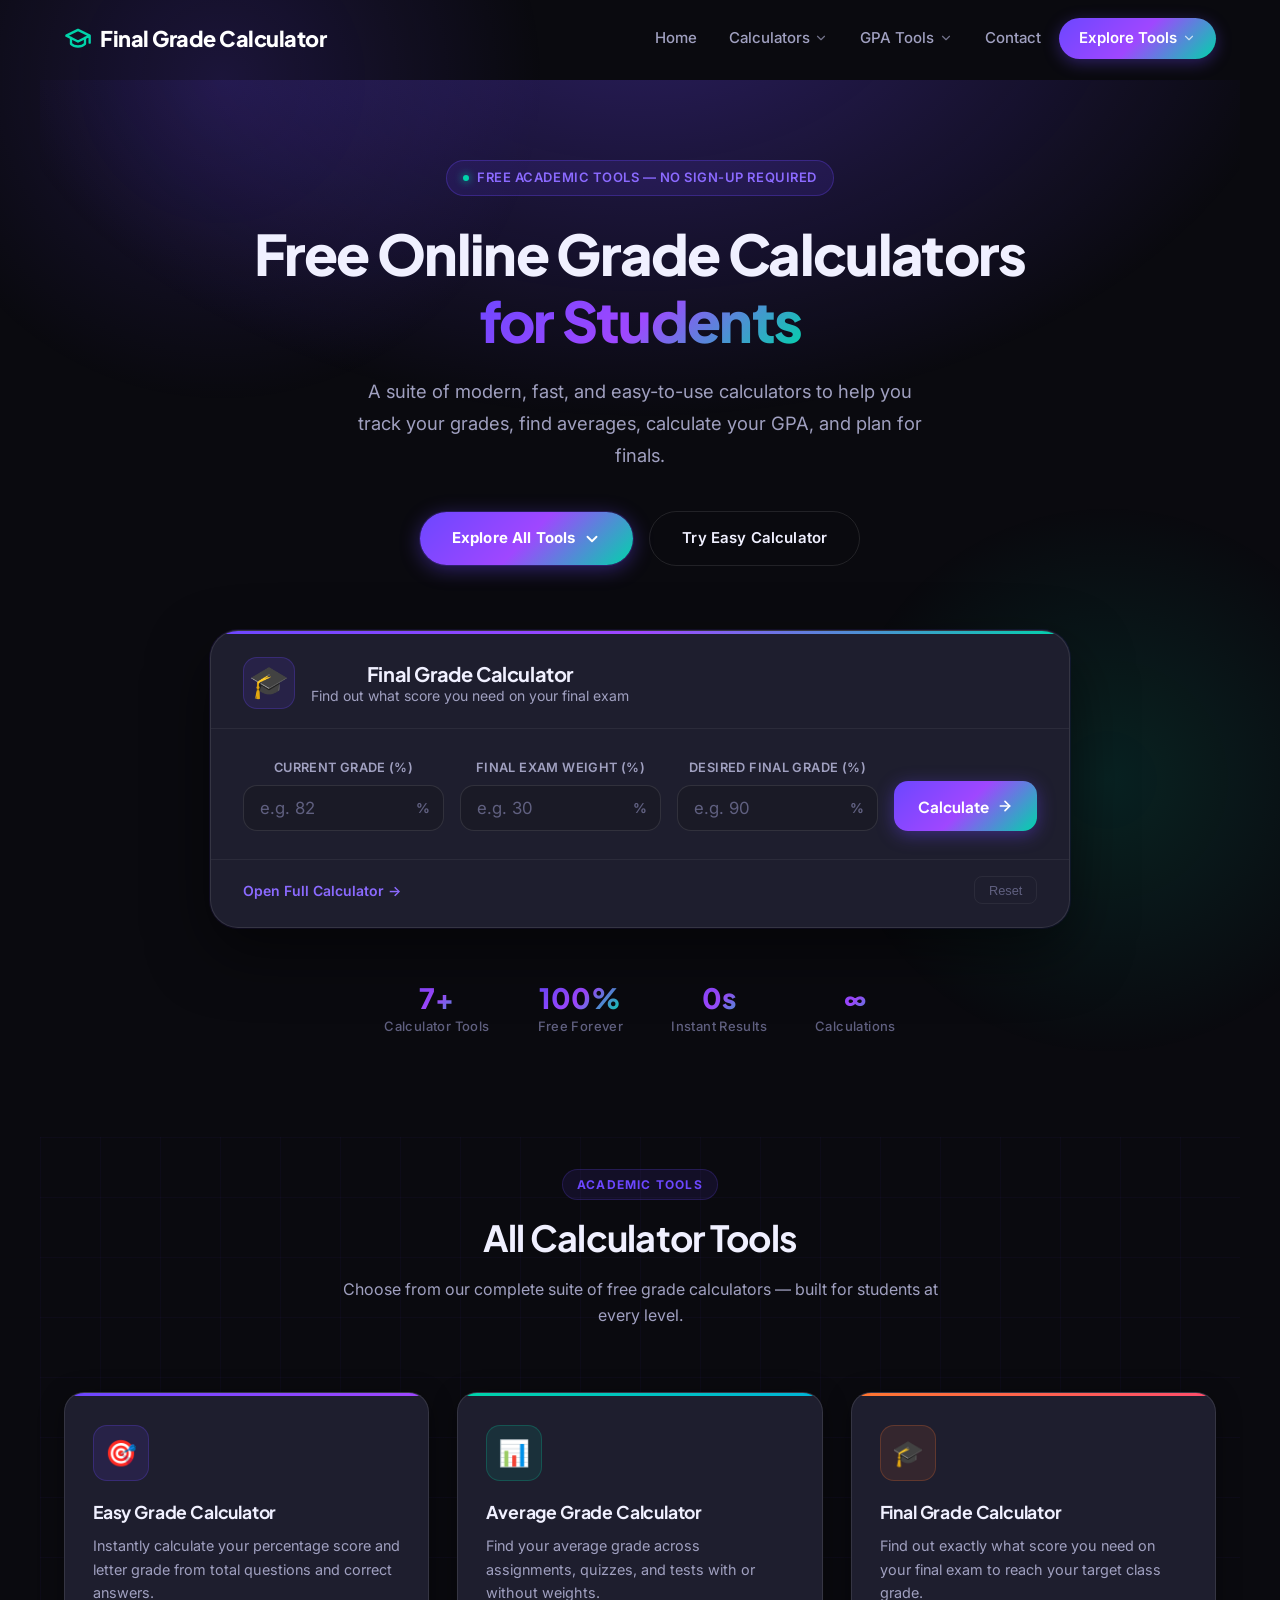
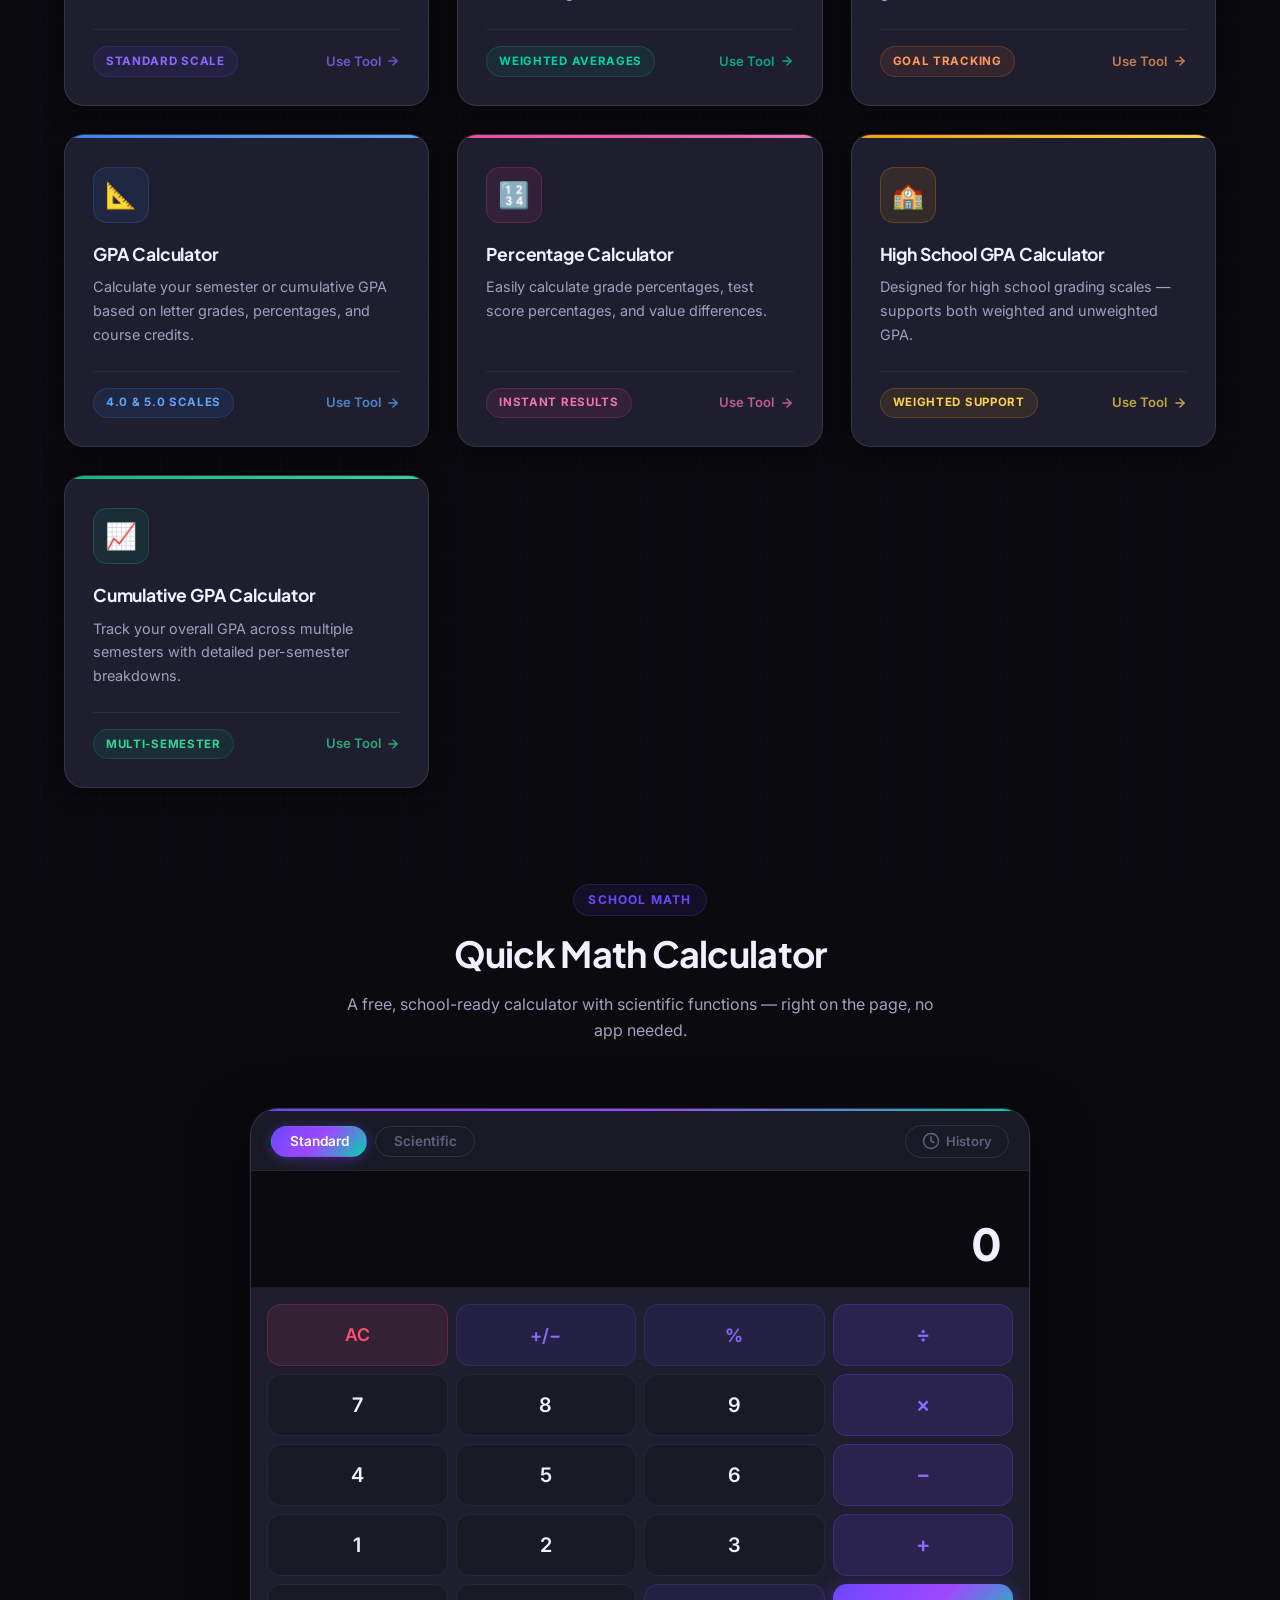
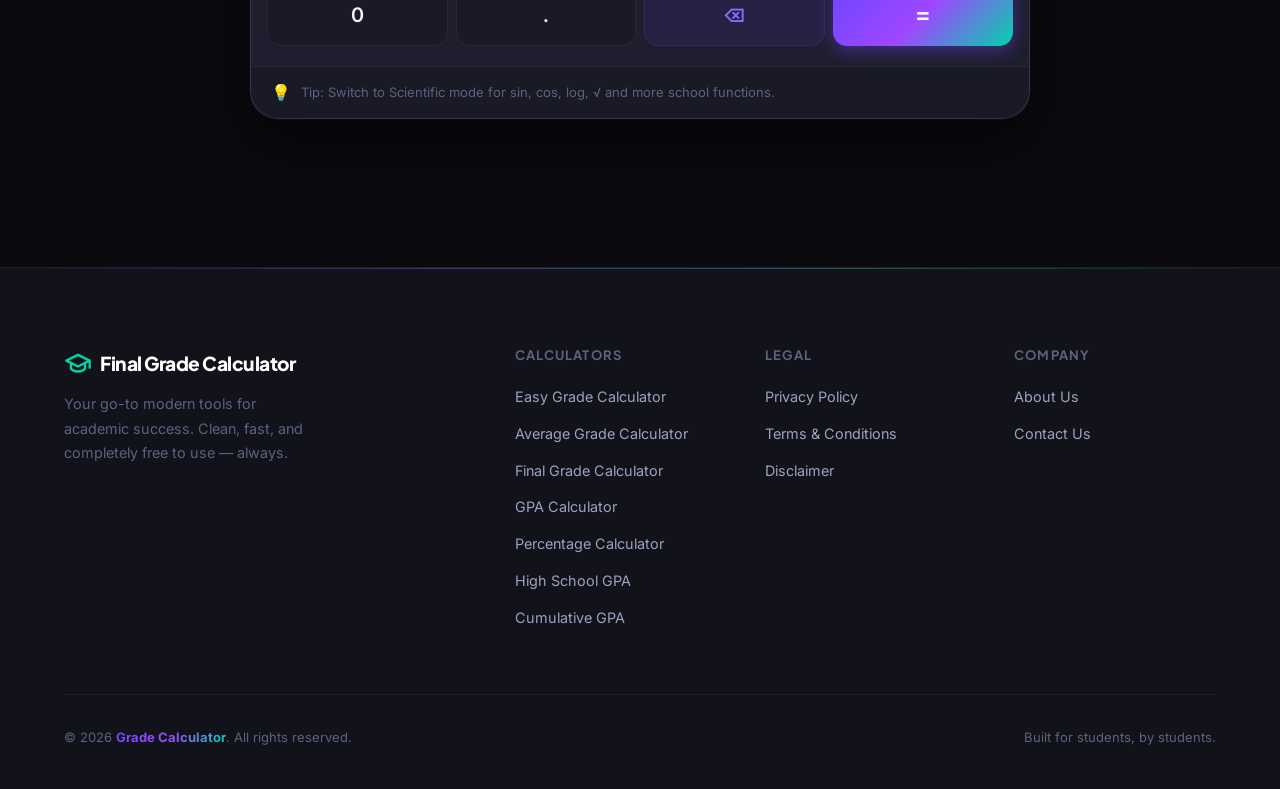
<file: index.html>
<!DOCTYPE html>
<html lang="en">

<head>
  <meta charset="UTF-8">
  <meta name="viewport" content="width=device-width, initial-scale=1.0">

  <!-- Primary SEO -->
  <title>Grade Calculator – Free GPA, Final Grade & Percentage Tools for Students</title>
  <meta name="description" content="Free online grade calculators for students. Calculate GPA, final exam scores, grade averages, percentages and more — instantly, no sign-up required.">
  <meta name="keywords" content="grade calculator, GPA calculator, final grade calculator, average grade calculator, percentage calculator, high school GPA, cumulative GPA">
  <meta name="author" content="Grade Calculator">
  <meta name="robots" content="index, follow, max-snippet:-1, max-image-preview:large, max-video-preview:-1">
  <link rel="canonical" href="https://finalgradecalculator.tech/">

  <!-- Open Graph -->
  <meta property="og:type" content="website">
  <meta property="og:site_name" content="Grade Calculator">
  <meta property="og:locale" content="en_US">
  <meta property="og:title" content="Grade Calculator – Free GPA, Final Grade & Percentage Tools">
  <meta property="og:description" content="Free online grade calculators for students. Instant results for GPA, final exam scores, grade averages, and percentages. No sign-up needed.">
  <meta property="og:url" content="https://finalgradecalculator.tech/">

  <!-- Twitter Card -->
  <meta name="twitter:card" content="summary_large_image">
  <meta name="twitter:title" content="Grade Calculator – Free Tools for Students">
  <meta name="twitter:description" content="Free online grade calculators. GPA, final grades, averages, percentages — instant results, no sign-up needed.">

  <!-- JSON-LD: WebSite + Organization -->
  <script type="application/ld+json">
  {
    "@context": "https://schema.org",
    "@graph": [
      {
        "@type": "WebSite",
        "@id": "https://finalgradecalculator.tech/#website",
        "url": "https://finalgradecalculator.tech/",
        "name": "Grade Calculator",
        "description": "Free online grade calculators for students — GPA, final grades, averages, percentages and more.",
        "inLanguage": "en-US",
        "potentialAction": {
          "@type": "SearchAction",
          "target": "https://finalgradecalculator.tech/?s={search_term_string}",
          "query-input": "required name=search_term_string"
        }
      },
      {
        "@type": "Organization",
        "@id": "https://finalgradecalculator.tech/#organization",
        "name": "Grade Calculator",
        "url": "https://finalgradecalculator.tech/",
        "description": "Provider of free academic calculators for students: GPA, final grade, average, and percentage tools.",
        "contactPoint": {
          "@type": "ContactPoint",
          "contactType": "customer support",
          "url": "https://finalgradecalculator.tech/contact/"
        },
        "sameAs": []
      },
      {
        "@type": "WebPage",
        "@id": "https://finalgradecalculator.tech/#webpage",
        "url": "https://finalgradecalculator.tech/",
        "name": "Grade Calculator – Free GPA, Final Grade & Percentage Tools for Students",
        "isPartOf": {"@id": "https://finalgradecalculator.tech/#website"},
        "about": {"@id": "https://finalgradecalculator.tech/#organization"},
        "description": "Free online grade calculators for students. Calculate GPA, final exam scores, grade averages, and percentages — instantly.",
        "inLanguage": "en-US",
        "breadcrumb": {
          "@type": "BreadcrumbList",
          "itemListElement": [{"@type":"ListItem","position":1,"name":"Home","item":"https://finalgradecalculator.tech/"}]
        }
      }
    ]
  }
  </script>

  <link rel="stylesheet" href="/assets/css/style.css?v=20260416">
</head>

<body>

  <!-- Navigation Overlay (mobile) -->
  <div class="nav-overlay" id="nav-overlay"></div>

  <header id="site-header" class="site-header">
    <div class="container header-container">
      <a href="/" class="logo"><svg viewBox="0 0 24 24" width="28" height="28" stroke="currentColor" stroke-width="2" fill="none" stroke-linecap="round" stroke-linejoin="round" class="logo-icon"><path d="M22 10v6M2 10l10-5 10 5-10 5z"></path><path d="M6 12v5c3 3 9 3 12 0v-5"></path></svg> Final Grade Calculator</a>
      <nav id="nav-menu" class="nav-menu">
        <ul>
          <li><a href="/">Home</a></li>
          <li class="dropdown">
            <a href="#">Calculators <svg viewBox="0 0 24 24" width="16" height="16" fill="none"
                stroke="currentColor" stroke-width="2" stroke-linecap="round" stroke-linejoin="round">
                <path d="m6 9 6 6 6-6" />
              </svg></a>
            <ul class="dropdown-menu">
              <li><a href="/easy-grade-calculator/">Easy Grade Calculator</a></li>
              <li><a href="/average-grade-calculator/">Average Grade Calculator</a></li>
              <li><a href="/final-grade-calculator/">Final Grade Calculator</a></li>
              <li><a href="/gpa-calculator/">GPA Calculator</a></li>
              <li><a href="/percentage-calculator/">Percentage Calculator</a></li>
            </ul>
          </li>
          <li class="dropdown">
            <a href="#">GPA Tools <svg viewBox="0 0 24 24" width="16" height="16" fill="none"
                stroke="currentColor" stroke-width="2" stroke-linecap="round" stroke-linejoin="round">
                <path d="m6 9 6 6 6-6" />
              </svg></a>
            <ul class="dropdown-menu">
              <li><a href="/high-school-gpa-calculator/">High School GPA Calculator</a></li>
              <li><a href="/cumulative-gpa-calculator/">Cumulative GPA Calculator</a></li>
            </ul>
          </li>
          <li><a href="/contact/">Contact</a></li>
          <li class="dropdown nav-cta">
            <a href="javascript:void(0)" class="dropdown-toggle">Explore Tools <svg viewBox="0 0 24 24" width="16" height="16" fill="none"
                stroke="currentColor" stroke-width="2" stroke-linecap="round" stroke-linejoin="round">
                <path d="m6 9 6 6 6-6" />
              </svg></a>
            <ul class="dropdown-menu mega-grid">
              <li><a href="/easy-grade-calculator/"><span class="tool-icon">🎯</span> Easy Grade</a></li>
              <li><a href="/average-grade-calculator/"><span class="tool-icon">📊</span> Average Grade</a></li>
              <li><a href="/final-grade-calculator/"><span class="tool-icon">🎓</span> Final Grade</a></li>
              <li><a href="/gpa-calculator/"><span class="tool-icon">📐</span> GPA Calc</a></li>
              <li><a href="/percentage-calculator/"><span class="tool-icon">🔢</span> Percentage</a></li>
              <li><a href="/high-school-gpa-calculator/"><span class="tool-icon">🏫</span> High School</a></li>
              <li><a href="/cumulative-gpa-calculator/"><span class="tool-icon">📈</span> Cumulative</a></li>
            </ul>
          </li>
        </ul>
      </nav>
      <button class="mobile-toggle" id="mobile-toggle" aria-label="Toggle Menu">
        <span></span>
        <span></span>
        <span></span>
      </button>
    </div>
  </header>

  <main>

    <!-- ════════════ HERO ════════════ -->
    <section class="hero container">
      <div class="hero-badge">
        <span class="dot"></span>
        Free Academic Tools &mdash; No Sign-up Required
      </div>
      <h1>Free Online Grade Calculators<br><span class="gradient-text">for Students</span></h1>
      <p>A suite of modern, fast, and easy-to-use calculators to help you track your grades, find averages, calculate your GPA, and plan for finals.</p>
      <div class="hero-actions">
        <a href="#tools" class="btn-primary" id="hero-scroll-btn">
          Explore All Tools
          <svg viewBox="0 0 24 24" width="18" height="18" fill="none" stroke="currentColor" stroke-width="2.5"
            stroke-linecap="round" stroke-linejoin="round">
            <path d="m6 9 6 6 6-6" />
          </svg>
        </a>
        <a href="/easy-grade-calculator/" class="btn-outline">Try Easy Calculator</a>
      </div>

      <!-- ── Hero Final Grade Calculator Widget ── -->
      <div class="hfgc-wrap">
        <div class="hfgc-header">
          <span class="hfgc-icon">🎓</span>
          <div>
            <h2 class="hfgc-title">Final Grade Calculator</h2>
            <p class="hfgc-subtitle">Find out what score you need on your final exam</p>
          </div>
        </div>

        <div class="hfgc-body">
          <div class="hfgc-fields">
            <div class="hfgc-field">
              <label for="hfgc-current">Current Grade (%)</label>
              <div class="hfgc-input-wrap">
                <input type="number" id="hfgc-current" min="0" max="100" step="0.1" placeholder="e.g. 82" />
                <span class="hfgc-unit">%</span>
              </div>
            </div>
            <div class="hfgc-field">
              <label for="hfgc-weight">Final Exam Weight (%)</label>
              <div class="hfgc-input-wrap">
                <input type="number" id="hfgc-weight" min="1" max="100" step="1" placeholder="e.g. 30" />
                <span class="hfgc-unit">%</span>
              </div>
            </div>
            <div class="hfgc-field">
              <label for="hfgc-desired">Desired Final Grade (%)</label>
              <div class="hfgc-input-wrap">
                <input type="number" id="hfgc-desired" min="0" max="100" step="0.1" placeholder="e.g. 90" />
                <span class="hfgc-unit">%</span>
              </div>
            </div>
            <button class="hfgc-btn" id="hfgc-calc-btn" onclick="hfgcCalculate()">
              Calculate
              <svg viewBox="0 0 24 24" width="16" height="16" fill="none" stroke="currentColor" stroke-width="2.5" stroke-linecap="round" stroke-linejoin="round"><path d="M5 12h14"/><path d="m12 5 7 7-7 7"/></svg>
            </button>
          </div>

          <div class="hfgc-result" id="hfgc-result" style="display:none;">
            <div class="hfgc-result-label">You need to score</div>
            <div class="hfgc-result-score" id="hfgc-score">--</div>
            <div class="hfgc-result-grade" id="hfgc-letter">on your final exam</div>
            <div class="hfgc-result-meta" id="hfgc-meta"></div>
          </div>
        </div>

        <div class="hfgc-footer">
          <a href="/final-grade-calculator/" class="hfgc-link">Open Full Calculator →</a>
          <button class="hfgc-reset" onclick="hfgcReset()">Reset</button>
        </div>
      </div>

      <div class="hero-stats">
        <div class="stat-item">
          <div class="stat-value">7+</div>
          <div class="stat-label">Calculator Tools</div>
        </div>
        <div class="stat-item">
          <div class="stat-value">100%</div>
          <div class="stat-label">Free Forever</div>
        </div>
        <div class="stat-item">
          <div class="stat-value">0s</div>
          <div class="stat-label">Instant Results</div>
        </div>
        <div class="stat-item">
          <div class="stat-value">∞</div>
          <div class="stat-label">Calculations</div>
        </div>
      </div>
    </section>

    <section id="tools" class="container">
      <div class="section-header">
        <span class="section-tag">Academic Tools</span>
        <h2>All Calculator Tools</h2>
        <p>Choose from our complete suite of free grade calculators — built for students at every level.</p>
      </div>

      <div class="tools-grid">

        <a href="/easy-grade-calculator/" class="tool-card fade-up">
          <div class="tool-card-body">
            <div class="tool-card-icon">🎯</div>
            <h3>Easy Grade Calculator</h3>
            <p>Instantly calculate your percentage score and letter grade from total questions and correct answers.</p>
            <div class="tool-card-footer">
              <span class="tool-count">Standard Scale</span>
              <div class="view-tool">Use Tool <svg viewBox="0 0 24 24" width="14" height="14" fill="none" stroke="currentColor" stroke-width="2.5" stroke-linecap="round" stroke-linejoin="round"><path d="M5 12h14"/><path d="m12 5 7 7-7 7"/></svg></div>
            </div>
          </div>
        </a>

        <a href="/average-grade-calculator/" class="tool-card fade-up">
          <div class="tool-card-body">
            <div class="tool-card-icon">📊</div>
            <h3>Average Grade Calculator</h3>
            <p>Find your average grade across assignments, quizzes, and tests with or without weights.</p>
            <div class="tool-card-footer">
              <span class="tool-count">Weighted Averages</span>
              <div class="view-tool">Use Tool <svg viewBox="0 0 24 24" width="14" height="14" fill="none" stroke="currentColor" stroke-width="2.5" stroke-linecap="round" stroke-linejoin="round"><path d="M5 12h14"/><path d="m12 5 7 7-7 7"/></svg></div>
            </div>
          </div>
        </a>

        <a href="/final-grade-calculator/" class="tool-card fade-up">
          <div class="tool-card-body">
            <div class="tool-card-icon">🎓</div>
            <h3>Final Grade Calculator</h3>
            <p>Find out exactly what score you need on your final exam to reach your target class grade.</p>
            <div class="tool-card-footer">
              <span class="tool-count">Goal Tracking</span>
              <div class="view-tool">Use Tool <svg viewBox="0 0 24 24" width="14" height="14" fill="none" stroke="currentColor" stroke-width="2.5" stroke-linecap="round" stroke-linejoin="round"><path d="M5 12h14"/><path d="m12 5 7 7-7 7"/></svg></div>
            </div>
          </div>
        </a>

        <a href="/gpa-calculator/" class="tool-card fade-up">
          <div class="tool-card-body">
            <div class="tool-card-icon">📐</div>
            <h3>GPA Calculator</h3>
            <p>Calculate your semester or cumulative GPA based on letter grades, percentages, and course credits.</p>
            <div class="tool-card-footer">
              <span class="tool-count">4.0 &amp; 5.0 Scales</span>
              <div class="view-tool">Use Tool <svg viewBox="0 0 24 24" width="14" height="14" fill="none" stroke="currentColor" stroke-width="2.5" stroke-linecap="round" stroke-linejoin="round"><path d="M5 12h14"/><path d="m12 5 7 7-7 7"/></svg></div>
            </div>
          </div>
        </a>

        <a href="/percentage-calculator/" class="tool-card fade-up">
          <div class="tool-card-body">
            <div class="tool-card-icon">🔢</div>
            <h3>Percentage Calculator</h3>
            <p>Easily calculate grade percentages, test score percentages, and value differences.</p>
            <div class="tool-card-footer">
              <span class="tool-count">Instant Results</span>
              <div class="view-tool">Use Tool <svg viewBox="0 0 24 24" width="14" height="14" fill="none" stroke="currentColor" stroke-width="2.5" stroke-linecap="round" stroke-linejoin="round"><path d="M5 12h14"/><path d="m12 5 7 7-7 7"/></svg></div>
            </div>
          </div>
        </a>

        <a href="/high-school-gpa-calculator/" class="tool-card fade-up">
          <div class="tool-card-body">
            <div class="tool-card-icon">🏫</div>
            <h3>High School GPA Calculator</h3>
            <p>Designed for high school grading scales — supports both weighted and unweighted GPA.</p>
            <div class="tool-card-footer">
              <span class="tool-count">Weighted Support</span>
              <div class="view-tool">Use Tool <svg viewBox="0 0 24 24" width="14" height="14" fill="none" stroke="currentColor" stroke-width="2.5" stroke-linecap="round" stroke-linejoin="round"><path d="M5 12h14"/><path d="m12 5 7 7-7 7"/></svg></div>
            </div>
          </div>
        </a>

        <a href="/cumulative-gpa-calculator/" class="tool-card fade-up">
          <div class="tool-card-body">
            <div class="tool-card-icon">📈</div>
            <h3>Cumulative GPA Calculator</h3>
            <p>Track your overall GPA across multiple semesters with detailed per-semester breakdowns.</p>
            <div class="tool-card-footer">
              <span class="tool-count">Multi-Semester</span>
              <div class="view-tool">Use Tool <svg viewBox="0 0 24 24" width="14" height="14" fill="none" stroke="currentColor" stroke-width="2.5" stroke-linecap="round" stroke-linejoin="round"><path d="M5 12h14"/><path d="m12 5 7 7-7 7"/></svg></div>
            </div>
          </div>
        </a>

      </div>
    </section>

    <!-- ════════════ MATH CALCULATOR ════════════ -->
    <section id="math-calculator" class="container">
      <div class="section-header">
        <span class="section-tag">School Math</span>
        <h2>Quick Math Calculator</h2>
        <p>A free, school-ready calculator with scientific functions — right on the page, no app needed.</p>
      </div>

      <div class="mc-shell">

        <!-- Mode toggle -->
        <div class="mc-mode-bar">
          <button class="mc-mode-btn active" id="mc-mode-std" onclick="mcSetMode('standard')">Standard</button>
          <button class="mc-mode-btn" id="mc-mode-sci" onclick="mcSetMode('scientific')">Scientific</button>
          <button class="mc-history-toggle" id="mc-hist-btn" onclick="mcToggleHistory()" title="History">
            <svg viewBox="0 0 24 24" width="18" height="18" fill="none" stroke="currentColor" stroke-width="2" stroke-linecap="round" stroke-linejoin="round"><circle cx="12" cy="12" r="10"/><polyline points="12 6 12 12 16 14"/></svg>
            History
          </button>
        </div>

        <div class="mc-body">

          <!-- Calculator panel -->
          <div class="mc-calculator" id="mc-calculator">

            <!-- Display -->
            <div class="mc-display">
              <div class="mc-expr" id="mc-expr">&nbsp;</div>
              <div class="mc-result" id="mc-result">0</div>
              <div class="mc-angle-label" id="mc-angle-label" style="display:none;">DEG</div>
            </div>

            <!-- Scientific rows (hidden in standard mode) -->
            <div class="mc-sci-rows" id="mc-sci-rows">
              <div class="mc-row">
                <button class="mc-btn mc-fn" onclick="mcAngleToggle()" id="mc-angle-btn" title="Toggle Degrees/Radians">DEG</button>
                <button class="mc-btn mc-fn" onclick="mcFn('sin')" title="Sine">sin</button>
                <button class="mc-btn mc-fn" onclick="mcFn('cos')" title="Cosine">cos</button>
                <button class="mc-btn mc-fn" onclick="mcFn('tan')" title="Tangent">tan</button>
              </div>
              <div class="mc-row">
                <button class="mc-btn mc-fn" onclick="mcFn('log')" title="Log base 10">log</button>
                <button class="mc-btn mc-fn" onclick="mcFn('ln')" title="Natural log">ln</button>
                <button class="mc-btn mc-fn" onclick="mcInsert('Math.PI')" title="Pi">π</button>
                <button class="mc-btn mc-fn" onclick="mcInsert('Math.E')" title="Euler's number">e</button>
              </div>
              <div class="mc-row">
                <button class="mc-btn mc-fn" onclick="mcFn('sqrt')" title="Square root">√x</button>
                <button class="mc-btn mc-fn" onclick="mcPower(2)" title="Squared">x²</button>
                <button class="mc-btn mc-fn" onclick="mcPower(3)" title="Cubed">x³</button>
                <button class="mc-btn mc-fn" onclick="mcInsert('**')" title="Power">xʸ</button>
              </div>
            </div>

            <!-- Standard keypad -->
            <div class="mc-keypad" id="mc-keypad">
              <!-- Row 1 -->
              <div class="mc-row">
                <button class="mc-btn mc-clear" onclick="mcClear()" id="mc-ac-btn">AC</button>
                <button class="mc-btn mc-op" onclick="mcToggleSign()" title="Toggle sign">+/−</button>
                <button class="mc-btn mc-op" onclick="mcPercent()" title="Percent">%</button>
                <button class="mc-btn mc-op mc-op--main" onclick="mcAppend('/')" title="Divide">÷</button>
              </div>
              <!-- Row 2 -->
              <div class="mc-row">
                <button class="mc-btn mc-num" onclick="mcAppend('7')">7</button>
                <button class="mc-btn mc-num" onclick="mcAppend('8')">8</button>
                <button class="mc-btn mc-num" onclick="mcAppend('9')">9</button>
                <button class="mc-btn mc-op mc-op--main" onclick="mcAppend('*')" title="Multiply">×</button>
              </div>
              <!-- Row 3 -->
              <div class="mc-row">
                <button class="mc-btn mc-num" onclick="mcAppend('4')">4</button>
                <button class="mc-btn mc-num" onclick="mcAppend('5')">5</button>
                <button class="mc-btn mc-num" onclick="mcAppend('6')">6</button>
                <button class="mc-btn mc-op mc-op--main" onclick="mcAppend('-')" title="Subtract">−</button>
              </div>
              <!-- Row 4 -->
              <div class="mc-row">
                <button class="mc-btn mc-num" onclick="mcAppend('1')">1</button>
                <button class="mc-btn mc-num" onclick="mcAppend('2')">2</button>
                <button class="mc-btn mc-num" onclick="mcAppend('3')">3</button>
                <button class="mc-btn mc-op mc-op--main" onclick="mcAppend('+')" title="Add">+</button>
              </div>
              <!-- Row 5 -->
              <div class="mc-row">
                <button class="mc-btn mc-num mc-zero" onclick="mcAppend('0')">0</button>
                <button class="mc-btn mc-num" onclick="mcDot()">.</button>
                <button class="mc-btn mc-op" onclick="mcBackspace()" title="Delete">⌫</button>
                <button class="mc-btn mc-equals" onclick="mcEquals()">=</button>
              </div>
            </div>

          </div>

          <!-- History panel -->
          <div class="mc-history" id="mc-history" style="display:none;">
            <div class="mc-history-header">
              <span>Calculation History</span>
              <button class="mc-clear-hist" onclick="mcClearHistory()">Clear all</button>
            </div>
            <div class="mc-history-list" id="mc-history-list">
              <div class="mc-hist-empty">No calculations yet</div>
            </div>
          </div>

        </div><!-- /mc-body -->

        <!-- School tip bar -->
        <div class="mc-tip-bar">
          <span class="mc-tip-icon">💡</span>
          <span id="mc-tip-text">Tip: Switch to Scientific mode for sin, cos, log, √ and more school functions.</span>
        </div>

      </div><!-- /mc-shell -->
    </section>

  </main>

  <footer class="site-footer">
    <div class="container">
      <div class="footer-grid">
        <div class="footer-col">
          <a href="/" class="logo"><svg viewBox="0 0 24 24" width="28" height="28" stroke="currentColor" stroke-width="2" fill="none" stroke-linecap="round" stroke-linejoin="round" class="logo-icon"><path d="M22 10v6M2 10l10-5 10 5-10 5z"></path><path d="M6 12v5c3 3 9 3 12 0v-5"></path></svg> Final Grade Calculator</a>
          <p>Your go-to modern tools for academic success. Clean, fast, and completely free to use — always.</p>
        </div>
        <div class="footer-col">
          <h4>Calculators</h4>
          <ul>
            <li><a href="/easy-grade-calculator/">Easy Grade Calculator</a></li>
            <li><a href="/average-grade-calculator/">Average Grade Calculator</a></li>
            <li><a href="/final-grade-calculator/">Final Grade Calculator</a></li>
            <li><a href="/gpa-calculator/">GPA Calculator</a></li>
            <li><a href="/percentage-calculator/">Percentage Calculator</a></li>
            <li><a href="/high-school-gpa-calculator/">High School GPA</a></li>
            <li><a href="/cumulative-gpa-calculator/">Cumulative GPA</a></li>
          </ul>
        </div>
        <div class="footer-col">
          <h4>Legal</h4>
          <ul>
            <li><a href="/privacy-policy/">Privacy Policy</a></li>
            <li><a href="/terms-conditions/">Terms &amp; Conditions</a></li>
            <li><a href="/disclaimer/">Disclaimer</a></li>
          </ul>
        </div>
        <div class="footer-col">
          <h4>Company</h4>
          <ul>
            <li><a href="/about/">About Us</a></li>
            <li><a href="/contact/">Contact Us</a></li>
          </ul>
        </div>
      </div>
      <div class="footer-bottom">
        <p>&copy; 2026 <span class="footer-accent">Grade Calculator</span>. All rights reserved.</p>
        <p>Built for students, by students.</p>
      </div>
    </div>
  </footer>

  <script src="/assets/js/main.js?v=20260416"></script>

  <!-- ══ MATH CALCULATOR LOGIC ══ -->
  <script>
  (function() {
    'use strict';

    /* ─── State ─── */
    let mcExpr       = '';
    let mcLastResult = null;
    let mcNewNum     = false;
    let mcMode       = 'standard';
    let mcUseDeg     = true;
    let mcHistory    = [];

    const tips = [
      'Tip: Switch to Scientific mode for sin, cos, log, √ and more school functions.',
      'Tip: Press % after a number to convert it to a percentage (e.g. 50 ÷ 200 %).',
      'Tip: Use x² to quickly square any number.',
      'Tip: π ≈ 3.14159 — use it in area and circumference formulas.',
      'Tip: log is base-10; ln is the natural log (base e).',
      'Tip: √x computes the square root of the current entry.',
      'Tip: Your calculation history is saved until you clear it.',
    ];
    let tipIdx = 0;

    /* ─── DOM refs ─── */
    const exprEl    = document.getElementById('mc-expr');
    const resultEl  = document.getElementById('mc-result');
    const acBtn     = document.getElementById('mc-ac-btn');
    const sciRows   = document.getElementById('mc-sci-rows');
    const histPanel = document.getElementById('mc-history');
    const histList  = document.getElementById('mc-history-list');
    const tipText   = document.getElementById('mc-tip-text');
    const angleLbl  = document.getElementById('mc-angle-label');
    const angleBtn  = document.getElementById('mc-angle-btn');

    /* ─── Helpers ─── */
    function toRad(deg) { return deg * Math.PI / 180; }

    function updateDisplay() {
      exprEl.textContent    = mcExpr || '\u00a0';
      resultEl.textContent  = mcExpr ? '' : (mcLastResult !== null ? mcLastResult : '0');
      acBtn.textContent     = mcExpr ? 'C' : 'AC';
    }

    function showResult(val) {
      const display = (Math.abs(val) < 1e15 && !isNaN(val))
        ? parseFloat(val.toFixed(10)).toString()
        : val.toString();
      resultEl.textContent = display;
      exprEl.textContent   = mcExpr || '\u00a0';
      acBtn.textContent    = 'AC';
    }

    function pushHistory(expr, result) {
      mcHistory.unshift({ expr, result });
      if (mcHistory.length > 30) mcHistory.pop();
      renderHistory();
    }

    function renderHistory() {
      if (mcHistory.length === 0) {
        histList.innerHTML = '<div class="mc-hist-empty">No calculations yet</div>';
        return;
      }
      histList.innerHTML = mcHistory.map((h, i) => `
        <div class="mc-hist-item" onclick="mcRecall(${i})">
          <div class="mc-hist-expr">${h.expr}</div>
          <div class="mc-hist-val">= ${h.result}</div>
        </div>
      `).join('');
    }

    /* ─── Exposed globals ─── */
    window.mcRecall = function(i) {
      const entry = mcHistory[i];
      if (!entry) return;
      mcExpr       = String(entry.result);
      mcLastResult = entry.result;
      mcNewNum     = false;
      updateDisplay();
    };

    window.mcSetMode = function(mode) {
      mcMode = mode;
      document.getElementById('mc-mode-std').classList.toggle('active', mode === 'standard');
      document.getElementById('mc-mode-sci').classList.toggle('active', mode === 'scientific');
      sciRows.style.display = mode === 'scientific' ? 'block' : 'none';
      angleLbl.style.display = mode === 'scientific' ? 'block' : 'none';
      rotateTip();
    };

    window.mcToggleHistory = function() {
      const open = histPanel.style.display === 'none';
      histPanel.style.display = open ? 'flex' : 'none';
      document.getElementById('mc-hist-btn').classList.toggle('active', open);
    };

    window.mcClearHistory = function() {
      mcHistory = [];
      renderHistory();
    };

    window.mcAngleToggle = function() {
      mcUseDeg = !mcUseDeg;
      const lbl = mcUseDeg ? 'DEG' : 'RAD';
      angleBtn.textContent  = lbl;
      angleLbl.textContent  = lbl;
    };

    window.mcAppend = function(val) {
      if (mcNewNum) { mcExpr = ''; mcNewNum = false; }
      mcExpr += val;
      updateDisplay();
    };

    window.mcInsert = function(raw) {
      if (mcNewNum) { mcExpr = ''; mcNewNum = false; }
      mcExpr += raw;
      updateDisplay();
    };

    window.mcDot = function() {
      if (mcNewNum) { mcExpr = '0'; mcNewNum = false; }
      // Only add dot if last segment doesn't already have one
      const parts = mcExpr.split(/[+\-*/]/);
      if (!parts[parts.length - 1].includes('.')) mcExpr += '.';
      updateDisplay();
    };

    window.mcBackspace = function() {
      if (mcNewNum) { mcExpr = ''; mcNewNum = false; }
      mcExpr = mcExpr.slice(0, -1);
      updateDisplay();
    };

    window.mcClear = function() {
      mcExpr       = '';
      mcLastResult = null;
      mcNewNum     = false;
      resultEl.textContent = '0';
      exprEl.textContent   = '\u00a0';
      acBtn.textContent    = 'AC';
    };

    window.mcToggleSign = function() {
      if (!mcExpr) return;
      mcExpr = mcExpr.startsWith('-') ? mcExpr.slice(1) : '-' + mcExpr;
      updateDisplay();
    };

    window.mcPercent = function() {
      if (!mcExpr) return;
      try {
        const val = Function('"use strict"; return (' + mcExpr + ')')() / 100;
        mcExpr = String(val);
        updateDisplay();
      } catch(e) {}
    };

    window.mcFn = function(fn) {
      if (mcNewNum) { mcExpr = ''; mcNewNum = false; }
      const needsArg = fn === 'sqrt' || fn === 'sin' || fn === 'cos' || fn === 'tan' || fn === 'log' || fn === 'ln';
      if (mcExpr === '' || mcExpr === '0') {
        // open paren style
        const prefix = {
          sqrt: 'Math.sqrt(',
          sin:  mcUseDeg ? '(x=>Math.sin(x*Math.PI/180))(' : 'Math.sin(',
          cos:  mcUseDeg ? '(x=>Math.cos(x*Math.PI/180))(' : 'Math.cos(',
          tan:  mcUseDeg ? '(x=>Math.tan(x*Math.PI/180))(' : 'Math.tan(',
          log:  'Math.log10(',
          ln:   'Math.log(',
        }[fn] || '';
        mcExpr = prefix;
        updateDisplay();
        return;
      }
      // Apply to current expression
      try {
        const raw = Function('"use strict"; return (' + mcExpr + ')')();
        let result;
        switch(fn) {
          case 'sqrt': result = Math.sqrt(raw); break;
          case 'sin':  result = mcUseDeg ? Math.sin(toRad(raw)) : Math.sin(raw); break;
          case 'cos':  result = mcUseDeg ? Math.cos(toRad(raw)) : Math.cos(raw); break;
          case 'tan':  result = mcUseDeg ? Math.tan(toRad(raw)) : Math.tan(raw); break;
          case 'log':  result = Math.log10(raw); break;
          case 'ln':   result = Math.log(raw); break;
          default: return;
        }
        const fnLabel = fn === 'ln' ? 'ln' : fn;
        pushHistory(`${fnLabel}(${parseFloat(raw.toFixed(8))})`, parseFloat(result.toFixed(10)));
        mcExpr = String(parseFloat(result.toFixed(10)));
        mcLastResult = mcExpr;
        mcNewNum = true;
        showResult(result);
      } catch(e) {
        resultEl.textContent = 'Error';
        mcExpr = '';
        mcNewNum = true;
      }
    };

    window.mcPower = function(exp) {
      if (!mcExpr) return;
      try {
        const raw = Function('"use strict"; return (' + mcExpr + ')')();
        const result = Math.pow(raw, exp);
        pushHistory(`(${parseFloat(raw.toFixed(8))})^${exp}`, parseFloat(result.toFixed(10)));
        mcExpr = String(parseFloat(result.toFixed(10)));
        mcLastResult = mcExpr;
        mcNewNum = true;
        showResult(result);
      } catch(e) {
        resultEl.textContent = 'Error';
        mcExpr = '';
        mcNewNum = true;
      }
    };

    window.mcEquals = function() {
      if (!mcExpr) return;
      const exprSaved = mcExpr
        .replace(/×/g,'*').replace(/÷/g,'/')
        .replace(/−/g,'-');
      try {
        const result = Function('"use strict"; return (' + exprSaved + ')')();
        if (typeof result !== 'number' || !isFinite(result)) throw new Error('bad');
        const neat = parseFloat(result.toFixed(10));
        pushHistory(
          mcExpr.replace(/Math\.PI/g,'π').replace(/Math\.E/g,'e').replace(/Math\./g,''),
          neat
        );
        mcLastResult = String(neat);
        showResult(neat);
        mcExpr   = String(neat);
        mcNewNum = true;
      } catch(e) {
        resultEl.textContent = 'Error';
        exprEl.textContent   = mcExpr;
        mcExpr   = '';
        mcNewNum = true;
      }
    };

    /* ─── Keyboard support ─── */
    document.addEventListener('keydown', function(e) {
      const tag = document.activeElement.tagName;
      if (tag === 'INPUT' || tag === 'TEXTAREA' || tag === 'SELECT') return;
      if ('0123456789'.includes(e.key)) { mcAppend(e.key); }
      else if (e.key === '+') { mcAppend('+'); }
      else if (e.key === '-') { mcAppend('-'); }
      else if (e.key === '*') { mcAppend('*'); }
      else if (e.key === '/') { e.preventDefault(); mcAppend('/'); }
      else if (e.key === '.') { mcDot(); }
      else if (e.key === 'Enter' || e.key === '=') { mcEquals(); }
      else if (e.key === 'Backspace') { mcBackspace(); }
      else if (e.key === 'Escape') { mcClear(); }
      else if (e.key === '%') { mcPercent(); }
    });

    /* ─── Rotate tips ─── */
    function rotateTip() {
      tipIdx = (tipIdx + 1) % tips.length;
      tipText.textContent = tips[tipIdx];
    }
    setInterval(rotateTip, 6000);

    /* ─── Init ─── */
    sciRows.style.display = 'none';
    updateDisplay();
  })();
  </script>

  <!-- ══ HERO FINAL GRADE CALCULATOR ══ -->
  <script>
  (function () {
    'use strict';

    function letterGrade(score) {
      if (score >= 97) return 'A+';
      if (score >= 93) return 'A';
      if (score >= 90) return 'A-';
      if (score >= 87) return 'B+';
      if (score >= 83) return 'B';
      if (score >= 80) return 'B-';
      if (score >= 77) return 'C+';
      if (score >= 73) return 'C';
      if (score >= 70) return 'C-';
      if (score >= 67) return 'D+';
      if (score >= 60) return 'D';
      return 'F';
    }

    function metaMsg(score) {
      if (score <= 60)  return '✅ Very achievable!';
      if (score <= 75)  return '🎯 Totally doable — stay focused!';
      if (score <= 90)  return '📚 Push hard — you can do it!';
      if (score <= 100) return '⚡ Challenging but possible!';
      return '⚠️ Requires extra effort beyond 100%';
    }

    window.hfgcCalculate = function () {
      const currentEl  = document.getElementById('hfgc-current');
      const weightEl   = document.getElementById('hfgc-weight');
      const desiredEl  = document.getElementById('hfgc-desired');
      const resultBox  = document.getElementById('hfgc-result');
      const scoreEl    = document.getElementById('hfgc-score');
      const letterEl   = document.getElementById('hfgc-letter');
      const metaEl     = document.getElementById('hfgc-meta');

      const current = parseFloat(currentEl.value);
      const weight  = parseFloat(weightEl.value);
      const desired = parseFloat(desiredEl.value);

      // Validation
      [currentEl, weightEl, desiredEl].forEach(el => el.style.borderColor = '');

      let valid = true;
      if (isNaN(current) || current < 0 || current > 100) {
        currentEl.style.borderColor = '#FF4D6D'; valid = false;
      }
      if (isNaN(weight) || weight <= 0 || weight > 100) {
        weightEl.style.borderColor = '#FF4D6D'; valid = false;
      }
      if (isNaN(desired) || desired < 0 || desired > 100) {
        desiredEl.style.borderColor = '#FF4D6D'; valid = false;
      }
      if (!valid) return;

      // Formula: Required = (Desired - Current * (1 - weight/100)) / (weight/100)
      const w        = weight / 100;
      const required = (desired - current * (1 - w)) / w;
      const rounded  = Math.round(required * 10) / 10;

      scoreEl.textContent  = rounded + '%';
      letterEl.textContent = 'Grade needed: ' + letterGrade(Math.max(0, Math.min(100, rounded)));
      metaEl.textContent   = metaMsg(rounded);

      // Colour the score based on difficulty
      const scoreStyle = scoreEl.style;
      if (rounded <= 75) {
        scoreStyle.background = 'linear-gradient(135deg,#00D4AA,#00F5C4)';
      } else if (rounded <= 90) {
        scoreStyle.background = 'linear-gradient(135deg,#6C47FF,#9F47FF)';
      } else {
        scoreStyle.background = 'linear-gradient(135deg,#FF4D6D,#FFB830)';
      }
      scoreStyle.webkitBackgroundClip = 'text';
      scoreStyle.webkitTextFillColor  = 'transparent';
      scoreStyle.backgroundClip       = 'text';

      // Show result panel with animation restart
      resultBox.style.display = 'none';
      void resultBox.offsetWidth; // reflow
      resultBox.style.display = 'flex';
    };

    window.hfgcReset = function () {
      ['hfgc-current', 'hfgc-weight', 'hfgc-desired'].forEach(function(id) {
        const el = document.getElementById(id);
        el.value = '';
        el.style.borderColor = '';
      });
      document.getElementById('hfgc-result').style.display = 'none';
    };

    // Allow Enter key inside inputs
    ['hfgc-current', 'hfgc-weight', 'hfgc-desired'].forEach(function(id) {
      const el = document.getElementById(id);
      if (el) el.addEventListener('keydown', function(e) {
        if (e.key === 'Enter') hfgcCalculate();
      });
    });
  })();
  </script>
</body>

</html>
</file>
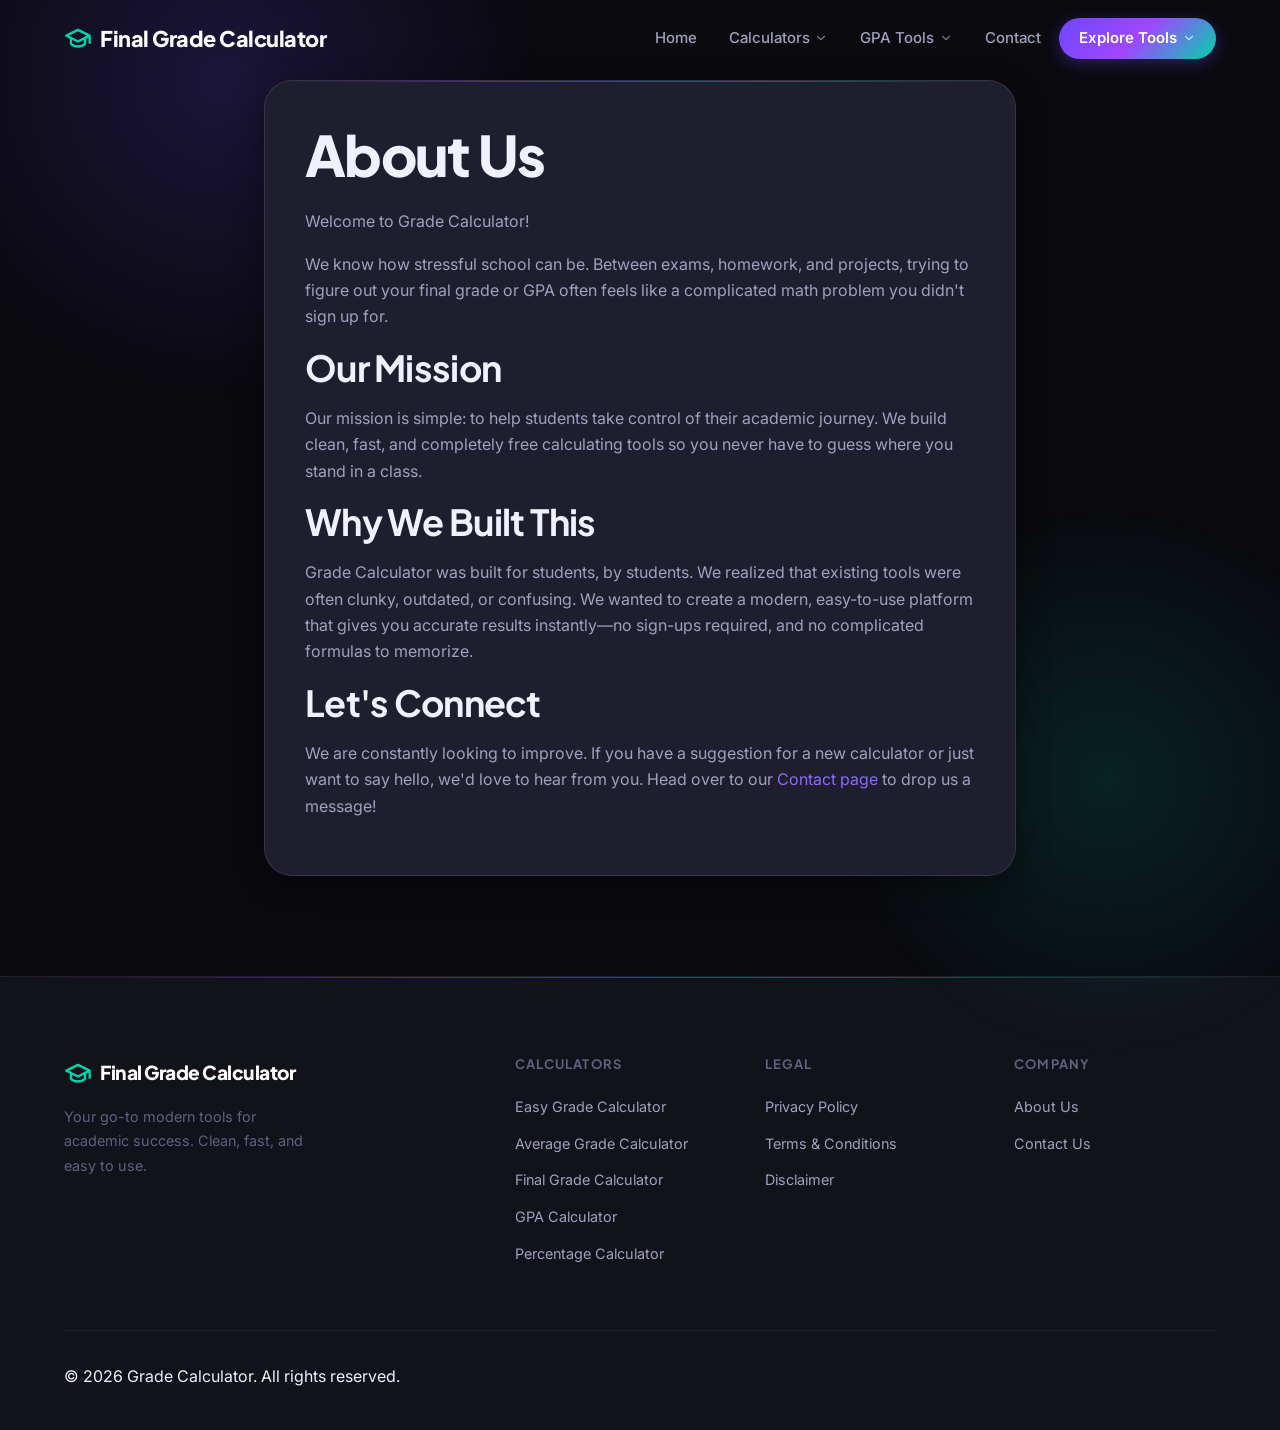
<file: about/index.html>
<!DOCTYPE html>
<html lang="en">
<head>
  <meta charset="UTF-8">
    <meta name="viewport" content="width=device-width, initial-scale=1.0">
    <title>About Us – Grade Calculator</title>
    <meta name="description" content="Learn more about Grade Calculator. Built by students, for students, out of the need for simple, ad-friendly, and highly accurate academic tools.">
    <meta name="robots" content="index, follow">
    <link rel="canonical" href="https://finalgradecalculator.tech/about/">
    <link rel="stylesheet" href="/assets/css/style.css?v=20260416">
    <link rel="stylesheet" href="/assets/css/calculators.css">
</head>
<body>

<header id="site-header" class="site-header">
  <div class="container header-container">
    <a href="/" class="logo"><svg viewBox="0 0 24 24" width="28" height="28" stroke="currentColor" stroke-width="2" fill="none" stroke-linecap="round" stroke-linejoin="round" class="logo-icon"><path d="M22 10v6M2 10l10-5 10 5-10 5z"></path><path d="M6 12v5c3 3 9 3 12 0v-5"></path></svg> Final Grade Calculator</a>
    <nav id="nav-menu" class="nav-menu">
      <ul>
        <li><a href="/">Home</a></li>
        <li class="dropdown">
          <a href="#">Calculators <svg viewBox="0 0 24 24" width="16" height="16" fill="none" stroke="currentColor" stroke-width="2" stroke-linecap="round" stroke-linejoin="round"><path d="m6 9 6 6 6-6"/></svg></a>
          <ul class="dropdown-menu">
            <li><a href="/easy-grade-calculator/">Easy Grade Calculator</a></li>
            <li><a href="/average-grade-calculator/">Average Grade Calculator</a></li>
            <li><a href="/final-grade-calculator/">Final Grade Calculator</a></li>
            <li><a href="/gpa-calculator/">GPA Calculator</a></li>
            <li><a href="/percentage-calculator/">Percentage Calculator</a></li>
          </ul>
        </li>
        <li class="dropdown">
          <a href="#">GPA Tools <svg viewBox="0 0 24 24" width="16" height="16" fill="none" stroke="currentColor" stroke-width="2" stroke-linecap="round" stroke-linejoin="round"><path d="m6 9 6 6 6-6"/></svg></a>
          <ul class="dropdown-menu">
            <li><a href="/high-school-gpa-calculator/">High School GPA Calculator</a></li>
            <li><a href="/cumulative-gpa-calculator/">Cumulative GPA Calculator</a></li>
          </ul>
        </li>
        <li><a href="/contact/">Contact</a></li>
        <li class="dropdown nav-cta">
          <a href="javascript:void(0)" class="dropdown-toggle">Explore Tools <svg viewBox="0 0 24 24" width="16" height="16" fill="none" stroke="currentColor" stroke-width="2" stroke-linecap="round" stroke-linejoin="round"><path d="m6 9 6 6 6-6"/></svg></a>
          <ul class="dropdown-menu mega-grid">
            <li><a href="/easy-grade-calculator/"><span class="tool-icon">🎯</span> Easy Grade</a></li>
            <li><a href="/average-grade-calculator/"><span class="tool-icon">📊</span> Average Grade</a></li>
            <li><a href="/final-grade-calculator/"><span class="tool-icon">🎓</span> Final Grade</a></li>
            <li><a href="/gpa-calculator/"><span class="tool-icon">📐</span> GPA Calc</a></li>
            <li><a href="/percentage-calculator/"><span class="tool-icon">🔢</span> Percentage</a></li>
            <li><a href="/high-school-gpa-calculator/"><span class="tool-icon">🏫</span> High School</a></li>
            <li><a href="/cumulative-gpa-calculator/"><span class="tool-icon">📈</span> Cumulative</a></li>
          </ul>
        </li>
      </ul>
    </nav>
    <button class="mobile-toggle" id="mobile-toggle" aria-label="Toggle Menu">
      <span></span><span></span><span></span>
    </button>
  </div>
</header>

<main>
    <section class="container calculator-wrapper" style="max-width: 800px;">
        <div class="glass-card">
            <h1>About Us</h1>
            
            <p>Welcome to Grade Calculator!</p>
            <p>We know how stressful school can be. Between exams, homework, and projects, trying to figure out your final grade or GPA often feels like a complicated math problem you didn't sign up for.</p>
            
            <h2>Our Mission</h2>
            <p>Our mission is simple: to help students take control of their academic journey. We build clean, fast, and completely free calculating tools so you never have to guess where you stand in a class.</p>
            
            <h2>Why We Built This</h2>
            <p>Grade Calculator was built for students, by students. We realized that existing tools were often clunky, outdated, or confusing. We wanted to create a modern, easy-to-use platform that gives you accurate results instantly—no sign-ups required, and no complicated formulas to memorize.</p>
            
            <h2>Let's Connect</h2>
            <p>We are constantly looking to improve. If you have a suggestion for a new calculator or just want to say hello, we'd love to hear from you. Head over to our <a href="/contact/">Contact page</a> to drop us a message!</p>
        </div>
    </section>
</main>

<footer class="site-footer">
  <div class="container">
    <div class="footer-grid">
      <div class="footer-col">
        <a href="/" class="logo" style="margin-bottom: 1rem; display: flex;"><svg viewBox="0 0 24 24" width="28" height="28" stroke="currentColor" stroke-width="2" fill="none" stroke-linecap="round" stroke-linejoin="round" class="logo-icon"><path d="M22 10v6M2 10l10-5 10 5-10 5z"></path><path d="M6 12v5c3 3 9 3 12 0v-5"></path></svg> Final Grade Calculator</a>
        <p>Your go-to modern tools for academic success. Clean, fast, and easy to use.</p>
      </div>
      <div class="footer-col">
        <h4>Calculators</h4>
        <ul>
          <li><a href="/easy-grade-calculator/">Easy Grade Calculator</a></li>
          <li><a href="/average-grade-calculator/">Average Grade Calculator</a></li>
          <li><a href="/final-grade-calculator/">Final Grade Calculator</a></li>
          <li><a href="/gpa-calculator/">GPA Calculator</a></li>
          <li><a href="/percentage-calculator/">Percentage Calculator</a></li>
        </ul>
      </div>
      <div class="footer-col">
        <h4>Legal</h4>
        <ul>
          <li><a href="/privacy-policy/">Privacy Policy</a></li>
          <li><a href="/terms-conditions/">Terms & Conditions</a></li>
          <li><a href="/disclaimer/">Disclaimer</a></li>
        </ul>
      </div>
      <div class="footer-col">
        <h4>Company</h4>
        <ul>
          <li><a href="/about/">About Us</a></li>
          <li><a href="/contact/">Contact Us</a></li>
        </ul>
      </div>
    </div>
    <div class="footer-bottom">
      &copy; 2026 Grade Calculator. All rights reserved.
    </div>
  </div>
</footer>

<script src="/assets/js/main.js?v=20260416"></script>
</body>
</html>
</file>
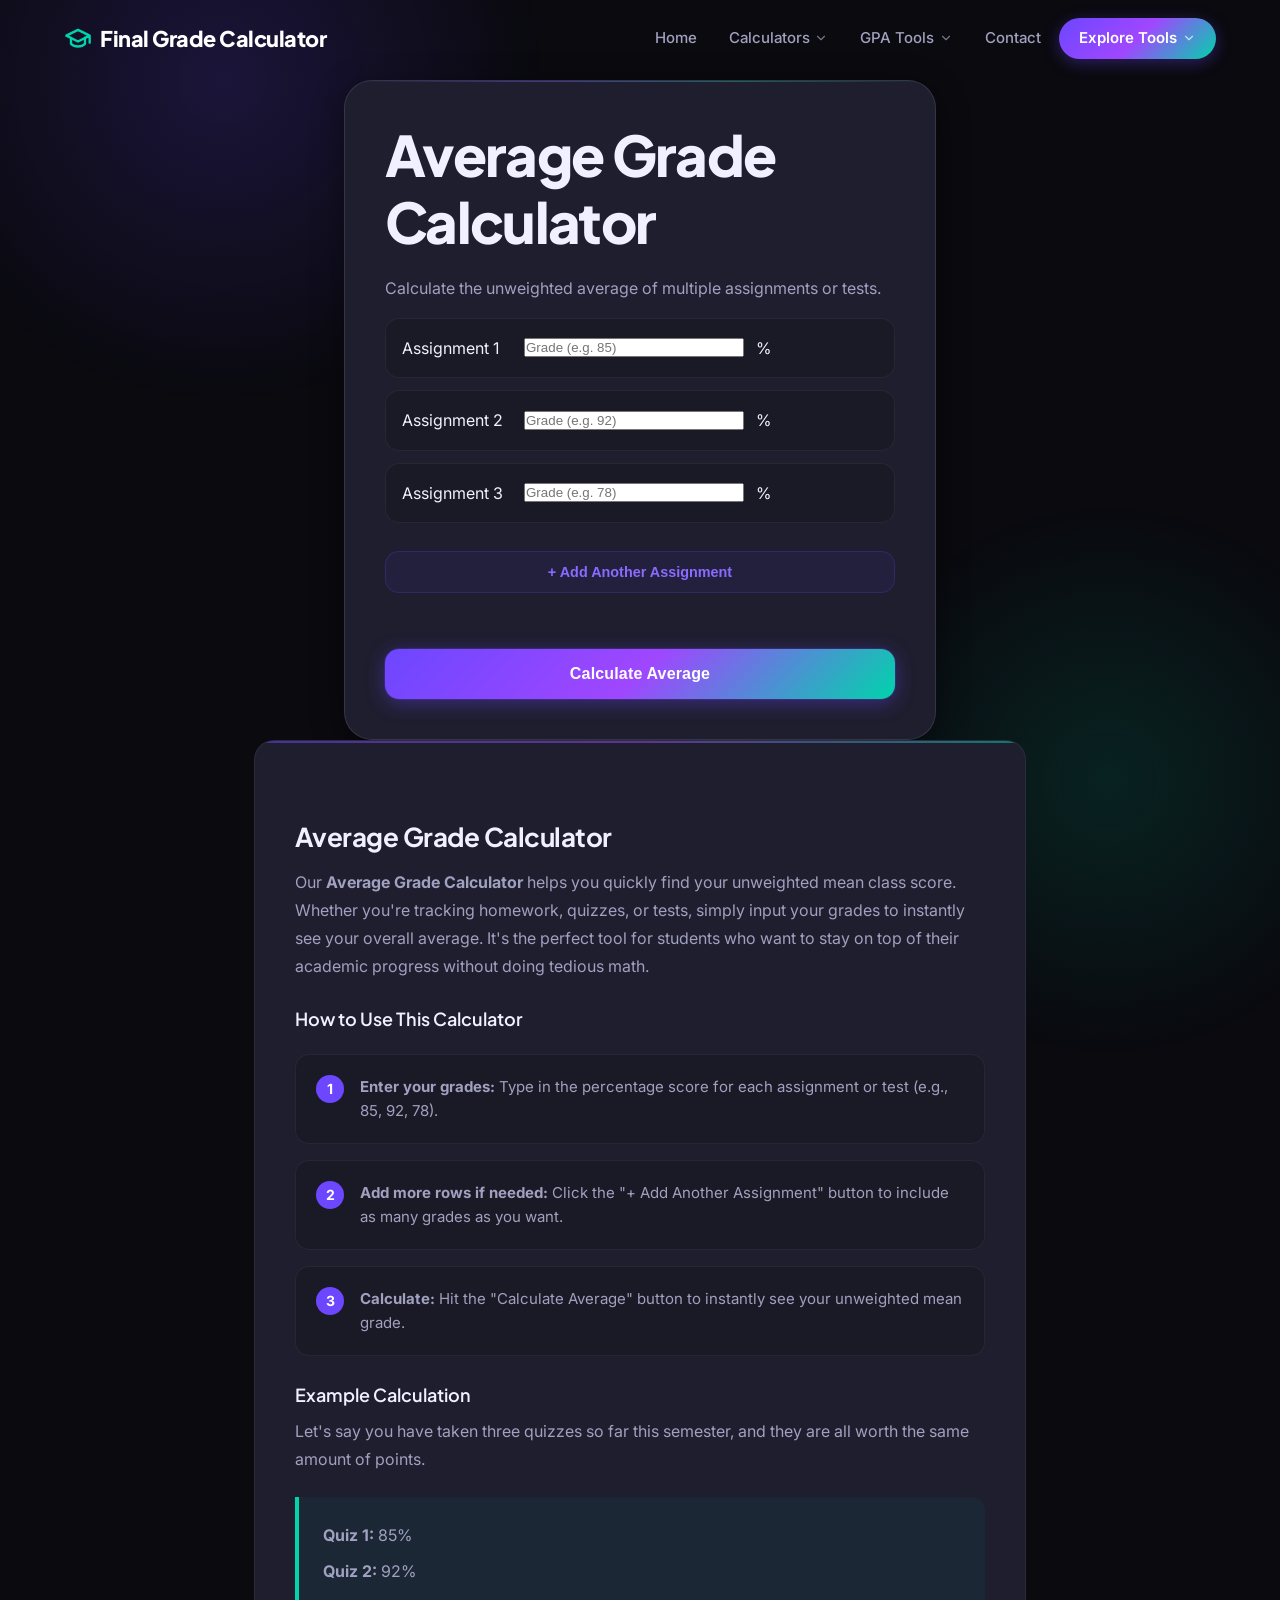
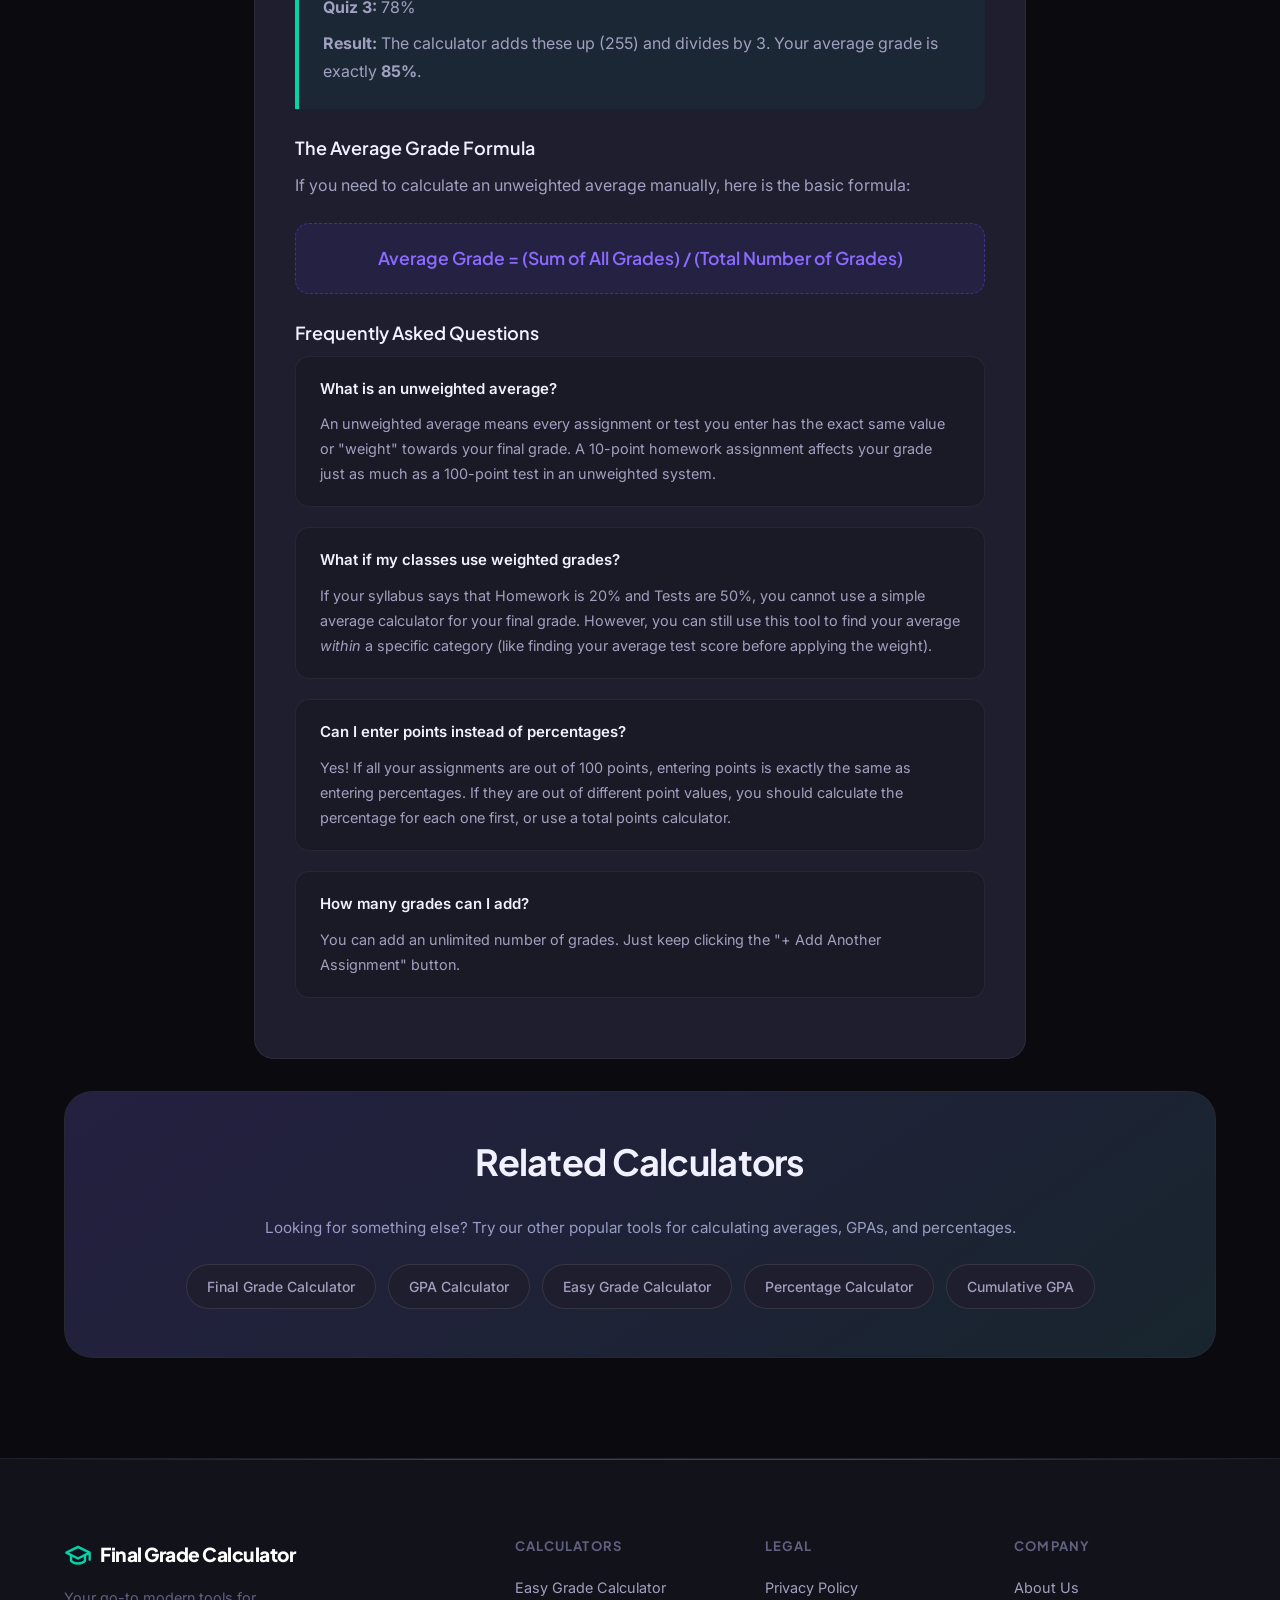
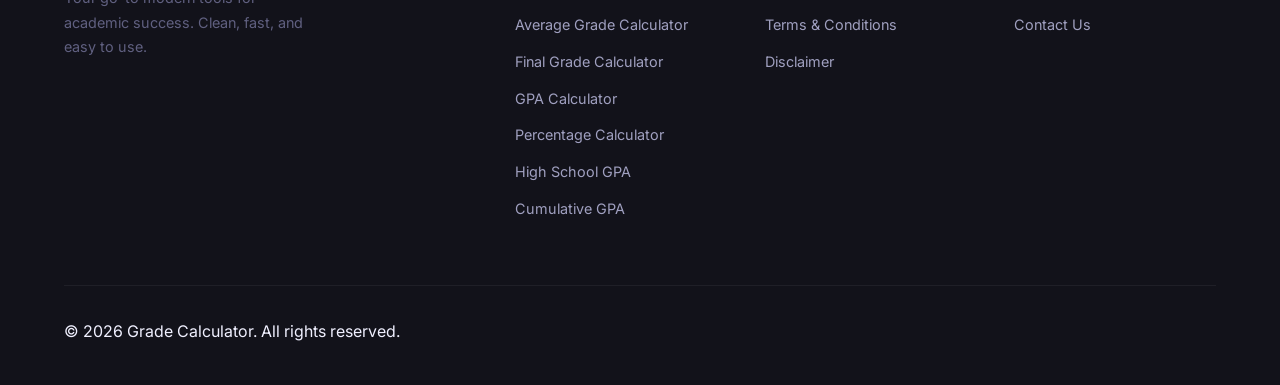
<file: average-grade-calculator/index.html>
<!DOCTYPE html>
<html lang="en">
<head>
  <meta charset="UTF-8">
    <meta name="viewport" content="width=device-width, initial-scale=1.0">

    <!-- Primary SEO -->
    <title>Average Grade Calculator – Find Your Mean Class Score Instantly</title>
    <meta name="description" content="Free Average Grade Calculator. Add multiple assignment or test scores to calculate your unweighted mean grade instantly. No sign-up required.">
    <meta name="keywords" content="average grade calculator, mean grade calculator, grade average, class average calculator, unweighted grade average">
    <meta name="author" content="Grade Calculator">
    <meta name="robots" content="index, follow, max-snippet:-1, max-image-preview:large, max-video-preview:-1">
    <link rel="canonical" href="https://finalgradecalculator.tech/average-grade-calculator/">

    <!-- Open Graph -->
    <meta property="og:type" content="website">
    <meta property="og:site_name" content="Grade Calculator">
    <meta property="og:locale" content="en_US">
    <meta property="og:title" content="Average Grade Calculator – Find Your Mean Score Instantly">
    <meta property="og:description" content="Add multiple assignment or test scores and instantly calculate your unweighted mean grade. 100% free, no sign-up.">
    <meta property="og:url" content="https://finalgradecalculator.tech/average-grade-calculator/">

    <!-- Twitter Card -->
    <meta name="twitter:card" content="summary_large_image">
    <meta name="twitter:title" content="Average Grade Calculator – Instant Mean Score">
    <meta name="twitter:description" content="Calculate your unweighted average grade from multiple tests or assignments. Free, instant, no sign-up.">

    <!-- JSON-LD -->
    <script type="application/ld+json">
    {
      "@context": "https://schema.org",
      "@graph": [
        {
          "@type": "WebApplication",
          "name": "Average Grade Calculator",
          "url": "https://finalgradecalculator.tech/average-grade-calculator/",
          "description": "Free tool to calculate the unweighted average of multiple grades or assignment scores.",
          "applicationCategory": "EducationApplication",
          "operatingSystem": "Any",
          "browserRequirements": "Requires JavaScript",
          "offers": {"@type": "Offer", "price": "0", "priceCurrency": "USD"},
          "featureList": ["Add unlimited assignments", "Unweighted mean calculation", "Instant results"],
          "provider": {"@type": "Organization", "name": "Grade Calculator", "url": "https://finalgradecalculator.tech"}
        },
        {
          "@type": "BreadcrumbList",
          "itemListElement": [
            {"@type":"ListItem","position":1,"name":"Home","item":"https://finalgradecalculator.tech/"},
            {"@type":"ListItem","position":2,"name":"Average Grade Calculator","item":"https://finalgradecalculator.tech/average-grade-calculator/"}
          ]
        },
        {
          "@type": "FAQPage",
          "mainEntity": [
            {
              "@type": "Question",
              "name": "What if my grades are weighted?",
              "acceptedAnswer": {"@type": "Answer", "text": "This calculator is for unweighted averages. If assignments are worth different percentages of your final grade, calculate each category's average separately or use a weighted grade calculator."}
            },
            {
              "@type": "Question",
              "name": "Can I use points instead of percentages?",
              "acceptedAnswer": {"@type": "Answer", "text": "Yes, as long as all items are out of the same total points. If assignments have different point values, convert them to percentages first or divide total points earned by total points possible."}
            }
          ]
        }
      ]
    }
    </script>

    <link rel="stylesheet" href="/assets/css/style.css?v=20260416">
    <link rel="stylesheet" href="/assets/css/calculators.css">
</head>
<body>

<header id="site-header" class="site-header">
  <div class="container header-container">
    <a href="/" class="logo"><svg viewBox="0 0 24 24" width="28" height="28" stroke="currentColor" stroke-width="2" fill="none" stroke-linecap="round" stroke-linejoin="round" class="logo-icon"><path d="M22 10v6M2 10l10-5 10 5-10 5z"></path><path d="M6 12v5c3 3 9 3 12 0v-5"></path></svg> Final Grade Calculator</a>
    <nav id="nav-menu" class="nav-menu">
      <ul>
        <li><a href="/">Home</a></li>
        <li class="dropdown">
          <a href="#">Calculators <svg viewBox="0 0 24 24" width="16" height="16" fill="none" stroke="currentColor" stroke-width="2" stroke-linecap="round" stroke-linejoin="round"><path d="m6 9 6 6 6-6"/></svg></a>
          <ul class="dropdown-menu">
            <li><a href="/easy-grade-calculator/">Easy Grade Calculator</a></li>
            <li><a href="/average-grade-calculator/">Average Grade Calculator</a></li>
            <li><a href="/final-grade-calculator/">Final Grade Calculator</a></li>
            <li><a href="/gpa-calculator/">GPA Calculator</a></li>
            <li><a href="/percentage-calculator/">Percentage Calculator</a></li>
          </ul>
        </li>
        <li class="dropdown">
          <a href="#">GPA Tools <svg viewBox="0 0 24 24" width="16" height="16" fill="none" stroke="currentColor" stroke-width="2" stroke-linecap="round" stroke-linejoin="round"><path d="m6 9 6 6 6-6"/></svg></a>
          <ul class="dropdown-menu">
            <li><a href="/high-school-gpa-calculator/">High School GPA Calculator</a></li>
            <li><a href="/cumulative-gpa-calculator/">Cumulative GPA Calculator</a></li>
          </ul>
        </li>
        <li><a href="/contact/">Contact</a></li>
        <li class="dropdown nav-cta">
          <a href="javascript:void(0)" class="dropdown-toggle">Explore Tools <svg viewBox="0 0 24 24" width="16" height="16" fill="none" stroke="currentColor" stroke-width="2" stroke-linecap="round" stroke-linejoin="round"><path d="m6 9 6 6 6-6"/></svg></a>
          <ul class="dropdown-menu mega-grid">
            <li><a href="/easy-grade-calculator/"><span class="tool-icon">🎯</span> Easy Grade</a></li>
            <li><a href="/average-grade-calculator/"><span class="tool-icon">📊</span> Average Grade</a></li>
            <li><a href="/final-grade-calculator/"><span class="tool-icon">🎓</span> Final Grade</a></li>
            <li><a href="/gpa-calculator/"><span class="tool-icon">📐</span> GPA Calc</a></li>
            <li><a href="/percentage-calculator/"><span class="tool-icon">🔢</span> Percentage</a></li>
            <li><a href="/high-school-gpa-calculator/"><span class="tool-icon">🏫</span> High School</a></li>
            <li><a href="/cumulative-gpa-calculator/"><span class="tool-icon">📈</span> Cumulative</a></li>
          </ul>
        </li>
      </ul>
    </nav>
    <button class="mobile-toggle" id="mobile-toggle" aria-label="Toggle Menu">
      <span></span><span></span><span></span>
    </button>
  </div>
</header>

<main>


    <section class="container calculator-wrapper">
        <div class="glass-card">
            <h1>Average Grade Calculator</h1>
            <p>Calculate the unweighted average of multiple assignments or tests.</p>
            
            <form id="avg-form" class="calc-form">
                <div id="avg-rows-container" class="dynamic-rows-container">
                    <div class="dynamic-row">
                        <label>Assignment 1</label>
                        <input type="number" class="avg-grade-input" placeholder="Grade (e.g. 85)" required min="0" step="any">
                        <span>%</span>
                        <div></div>
                    </div>
                    <div class="dynamic-row">
                        <label>Assignment 2</label>
                        <input type="number" class="avg-grade-input" placeholder="Grade (e.g. 92)" required min="0" step="any">
                        <span>%</span>
                        <div></div>
                    </div>
                    <div class="dynamic-row">
                        <label>Assignment 3</label>
                        <input type="number" class="avg-grade-input" placeholder="Grade (e.g. 78)" required min="0" step="any">
                        <span>%</span>
                        <div></div>
                    </div>
                </div>
                
                <button type="button" class="btn-secondary" onclick="addAverageRow()">+ Add Another Assignment</button>
                <div style="margin-top: 1rem;"></div>
                <button type="submit" class="btn-primary">Calculate Average</button>
            </form>

            <div id="avg-result-box" class="calc-result-box">
                <div class="result-label">Your Average Grade</div>
                <div id="avg-value" class="result-value">0%</div>
            </div>
        </div>
    </section>



    <section class="container seo-content">
        <div class="content-box">
            <h2>Average Grade Calculator</h2>
            <p>Our <strong>Average Grade Calculator</strong> helps you quickly find your unweighted mean class score. Whether you're tracking homework, quizzes, or tests, simply input your grades to instantly see your overall average. It's the perfect tool for students who want to stay on top of their academic progress without doing tedious math.</p>

            <h3>How to Use This Calculator</h3>
            <div class="how-to-steps">
                <div class="step-card">
                    <div class="step-number">1</div>
                    <div class="step-text"><strong>Enter your grades:</strong> Type in the percentage score for each assignment or test (e.g., 85, 92, 78).</div>
                </div>
                <div class="step-card">
                    <div class="step-number">2</div>
                    <div class="step-text"><strong>Add more rows if needed:</strong> Click the "+ Add Another Assignment" button to include as many grades as you want.</div>
                </div>
                <div class="step-card">
                    <div class="step-number">3</div>
                    <div class="step-text"><strong>Calculate:</strong> Hit the "Calculate Average" button to instantly see your unweighted mean grade.</div>
                </div>
            </div>

            <h3>Example Calculation</h3>
            <p>Let's say you have taken three quizzes so far this semester, and they are all worth the same amount of points.</p>
            <div class="example-box">
                <p><strong>Quiz 1:</strong> 85%</p>
                <p><strong>Quiz 2:</strong> 92%</p>
                <p><strong>Quiz 3:</strong> 78%</p>
                <p><strong>Result:</strong> The calculator adds these up (255) and divides by 3. Your average grade is exactly <strong>85%</strong>.</p>
            </div>

            <h3>The Average Grade Formula</h3>
            <p>If you need to calculate an unweighted average manually, here is the basic formula:</p>
            <div class="formula-highlight">
                Average Grade = (Sum of All Grades) / (Total Number of Grades)
            </div>

            <h3>Frequently Asked Questions</h3>
            <div class="faq-list">
                <div class="faq-item">
                    <div class="faq-question">What is an unweighted average?</div>
                    <p>An unweighted average means every assignment or test you enter has the exact same value or "weight" towards your final grade. A 10-point homework assignment affects your grade just as much as a 100-point test in an unweighted system.</p>
                </div>
                <div class="faq-item">
                    <div class="faq-question">What if my classes use weighted grades?</div>
                    <p>If your syllabus says that Homework is 20% and Tests are 50%, you cannot use a simple average calculator for your final grade. However, you can still use this tool to find your average <em>within</em> a specific category (like finding your average test score before applying the weight).</p>
                </div>
                <div class="faq-item">
                    <div class="faq-question">Can I enter points instead of percentages?</div>
                    <p>Yes! If all your assignments are out of 100 points, entering points is exactly the same as entering percentages. If they are out of different point values, you should calculate the percentage for each one first, or use a total points calculator.</p>
                </div>
                <div class="faq-item">
                    <div class="faq-question">How many grades can I add?</div>
                    <p>You can add an unlimited number of grades. Just keep clicking the "+ Add Another Assignment" button.</p>
                </div>
            </div>
        </div>
    </section>

    <section class="container">
        <div class="related-tools">
            <h2>Related Calculators</h2>
            <p style="color: var(--text-secondary); margin-bottom: 1.5rem; font-size: 0.95rem;">Looking for something else? Try our other popular tools for calculating averages, GPAs, and percentages.</p>
            <div class="tags-container">
                <a href="/final-grade-calculator/" class="tool-tag">Final Grade Calculator</a>
                <a href="/gpa-calculator/" class="tool-tag">GPA Calculator</a>
                <a href="/easy-grade-calculator/" class="tool-tag">Easy Grade Calculator</a>
                <a href="/percentage-calculator/" class="tool-tag">Percentage Calculator</a>
                <a href="/cumulative-gpa-calculator/" class="tool-tag">Cumulative GPA</a>
            </div>
        </div>
    </section>
</main>

<footer class="site-footer">
  <div class="container">
    <div class="footer-grid">
      <div class="footer-col">
        <a href="/" class="logo" style="margin-bottom: 1rem; display: flex;"><svg viewBox="0 0 24 24" width="28" height="28" stroke="currentColor" stroke-width="2" fill="none" stroke-linecap="round" stroke-linejoin="round" class="logo-icon"><path d="M22 10v6M2 10l10-5 10 5-10 5z"></path><path d="M6 12v5c3 3 9 3 12 0v-5"></path></svg> Final Grade Calculator</a>
        <p>Your go-to modern tools for academic success. Clean, fast, and easy to use.</p>
      </div>
      <div class="footer-col">
        <h4>Calculators</h4>
        <ul>
          <li><a href="/easy-grade-calculator/">Easy Grade Calculator</a></li>
          <li><a href="/average-grade-calculator/">Average Grade Calculator</a></li>
          <li><a href="/final-grade-calculator/">Final Grade Calculator</a></li>
          <li><a href="/gpa-calculator/">GPA Calculator</a></li>
          <li><a href="/percentage-calculator/">Percentage Calculator</a></li>
          <li><a href="/high-school-gpa-calculator/">High School GPA</a></li>
          <li><a href="/cumulative-gpa-calculator/">Cumulative GPA</a></li>
        </ul>
      </div>
      <div class="footer-col">
        <h4>Legal</h4>
        <ul>
          <li><a href="/privacy-policy/">Privacy Policy</a></li>
          <li><a href="/terms-conditions/">Terms & Conditions</a></li>
          <li><a href="/disclaimer/">Disclaimer</a></li>
        </ul>
      </div>
      <div class="footer-col">
        <h4>Company</h4>
        <ul>
          <li><a href="/about/">About Us</a></li>
          <li><a href="/contact/">Contact Us</a></li>
        </ul>
      </div>
    </div>
    <div class="footer-bottom">
      &copy; 2026 Grade Calculator. All rights reserved.
    </div>
  </div>
</footer>

<script src="/assets/js/main.js?v=20260416"></script>
<script src="/assets/js/calculators.js?v=20260416"></script>
</body>
</html>
</file>
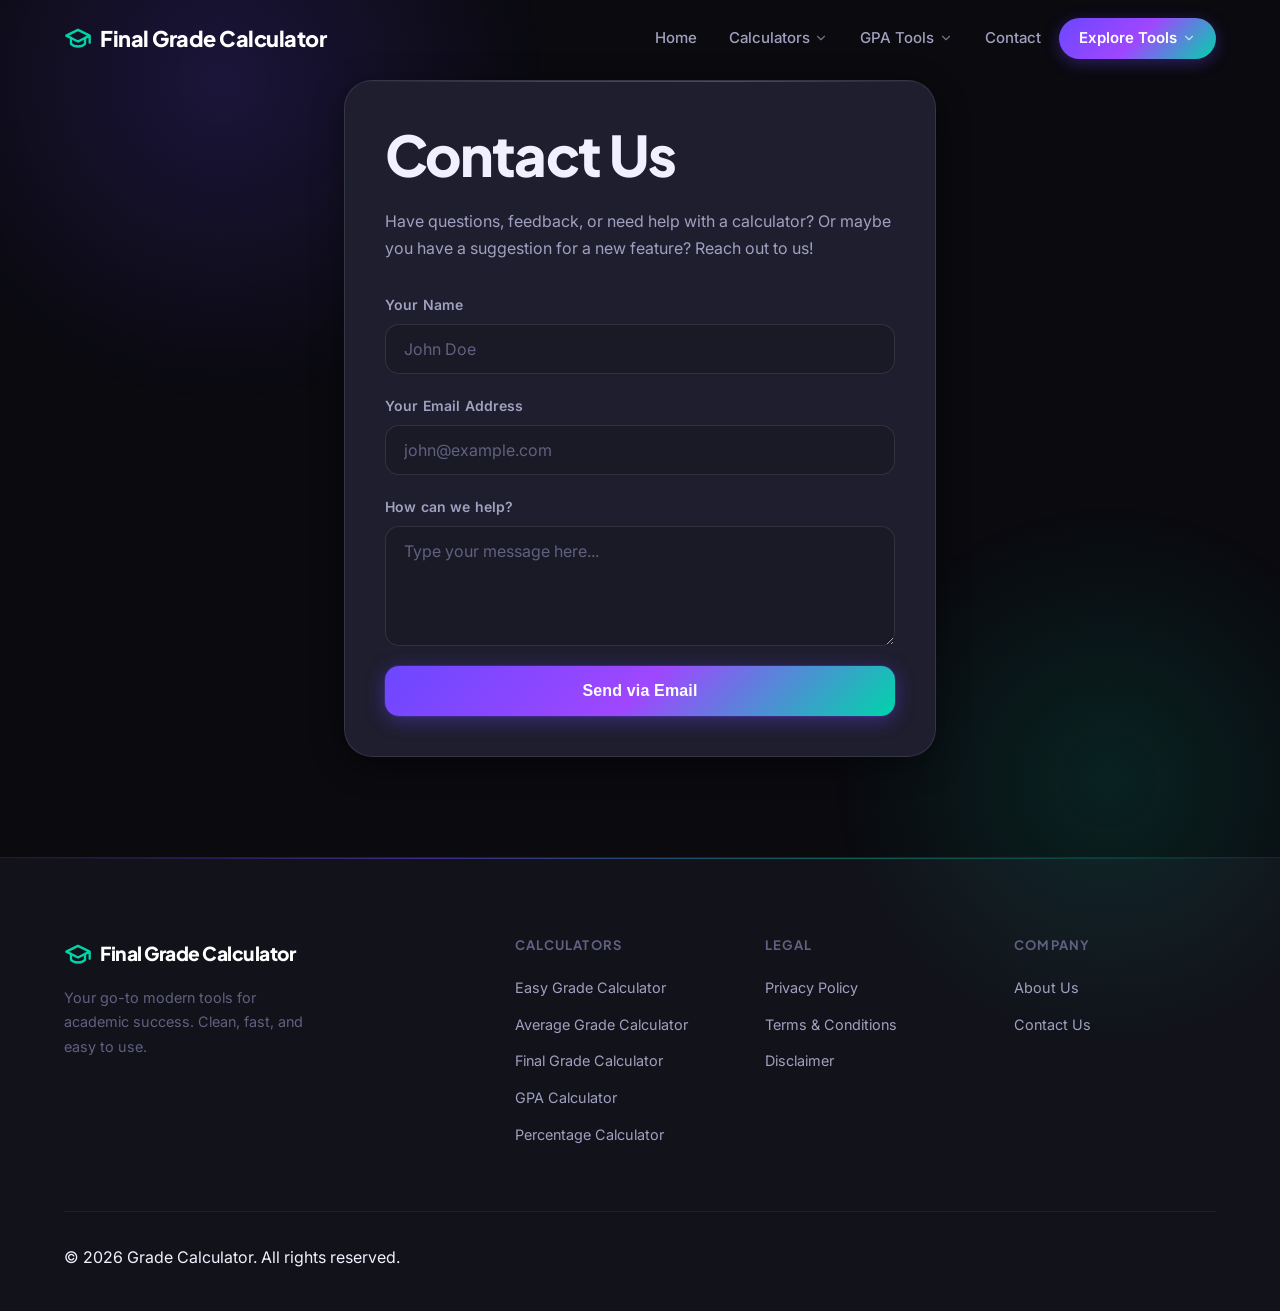
<file: contact/index.html>
<!DOCTYPE html>
<html lang="en">
<head>
  <meta charset="UTF-8">
    <meta name="viewport" content="width=device-width, initial-scale=1.0">

    <!-- Primary SEO -->
    <title>Contact Us – Grade Calculator Support & Feedback</title>
    <meta name="description" content="Get in touch with the Grade Calculator team. We're here to help with questions, feedback, and suggestions for new tools. Reach out anytime.">
    <meta name="keywords" content="contact grade calculator, grade calculator support, grade calculator feedback">
    <meta name="author" content="Grade Calculator">
    <meta name="robots" content="index, follow">
    <link rel="canonical" href="https://finalgradecalculator.tech/contact/">

    <!-- Open Graph -->
    <meta property="og:type" content="website">
    <meta property="og:site_name" content="Grade Calculator">
    <meta property="og:locale" content="en_US">
    <meta property="og:title" content="Contact Us – Grade Calculator Support & Feedback">
    <meta property="og:description" content="Get in touch with the Grade Calculator team for questions, feedback, or suggestions.">
    <meta property="og:url" content="https://finalgradecalculator.tech/contact/">

    <!-- Twitter Card -->
    <meta name="twitter:card" content="summary">
    <meta name="twitter:title" content="Contact Grade Calculator">
    <meta name="twitter:description" content="Get in touch with the Grade Calculator team for questions and feedback.">

    <!-- JSON-LD: ContactPage -->
    <script type="application/ld+json">
    {
      "@context": "https://schema.org",
      "@type": "ContactPage",
      "name": "Contact – Grade Calculator",
      "url": "https://finalgradecalculator.tech/contact/",
      "description": "Contact the Grade Calculator team for support, feedback, or feature suggestions.",
      "breadcrumb": {
        "@type": "BreadcrumbList",
        "itemListElement": [
          {"@type":"ListItem","position":1,"name":"Home","item":"https://finalgradecalculator.tech/"},
          {"@type":"ListItem","position":2,"name":"Contact","item":"https://finalgradecalculator.tech/contact/"}
        ]
      },
      "mainEntity": {
        "@type": "Organization",
        "name": "Grade Calculator",
        "url": "https://finalgradecalculator.tech/",
        "contactPoint": {
          "@type": "ContactPoint",
          "contactType": "customer support",
          "url": "https://finalgradecalculator.tech/contact/"
        }
      }
    }
    </script>

    <link rel="stylesheet" href="/assets/css/style.css?v=20260416">
    <link rel="stylesheet" href="/assets/css/calculators.css">
</head>
<body>

<header id="site-header" class="site-header">
  <div class="container header-container">
    <a href="/" class="logo"><svg viewBox="0 0 24 24" width="28" height="28" stroke="currentColor" stroke-width="2" fill="none" stroke-linecap="round" stroke-linejoin="round" class="logo-icon"><path d="M22 10v6M2 10l10-5 10 5-10 5z"></path><path d="M6 12v5c3 3 9 3 12 0v-5"></path></svg> Final Grade Calculator</a>
    <nav id="nav-menu" class="nav-menu">
      <ul>
        <li><a href="/">Home</a></li>
        <li class="dropdown">
          <a href="#">Calculators <svg viewBox="0 0 24 24" width="16" height="16" fill="none" stroke="currentColor" stroke-width="2" stroke-linecap="round" stroke-linejoin="round"><path d="m6 9 6 6 6-6"/></svg></a>
          <ul class="dropdown-menu">
            <li><a href="/easy-grade-calculator/">Easy Grade Calculator</a></li>
            <li><a href="/average-grade-calculator/">Average Grade Calculator</a></li>
            <li><a href="/final-grade-calculator/">Final Grade Calculator</a></li>
            <li><a href="/gpa-calculator/">GPA Calculator</a></li>
            <li><a href="/percentage-calculator/">Percentage Calculator</a></li>
          </ul>
        </li>
        <li class="dropdown">
          <a href="#">GPA Tools <svg viewBox="0 0 24 24" width="16" height="16" fill="none" stroke="currentColor" stroke-width="2" stroke-linecap="round" stroke-linejoin="round"><path d="m6 9 6 6 6-6"/></svg></a>
          <ul class="dropdown-menu">
            <li><a href="/high-school-gpa-calculator/">High School GPA Calculator</a></li>
            <li><a href="/cumulative-gpa-calculator/">Cumulative GPA Calculator</a></li>
          </ul>
        </li>
        <li><a href="/contact/">Contact</a></li>
        <li class="dropdown nav-cta">
          <a href="javascript:void(0)" class="dropdown-toggle">Explore Tools <svg viewBox="0 0 24 24" width="16" height="16" fill="none" stroke="currentColor" stroke-width="2" stroke-linecap="round" stroke-linejoin="round"><path d="m6 9 6 6 6-6"/></svg></a>
          <ul class="dropdown-menu mega-grid">
            <li><a href="/easy-grade-calculator/"><span class="tool-icon">🎯</span> Easy Grade</a></li>
            <li><a href="/average-grade-calculator/"><span class="tool-icon">📊</span> Average Grade</a></li>
            <li><a href="/final-grade-calculator/"><span class="tool-icon">🎓</span> Final Grade</a></li>
            <li><a href="/gpa-calculator/"><span class="tool-icon">📐</span> GPA Calc</a></li>
            <li><a href="/percentage-calculator/"><span class="tool-icon">🔢</span> Percentage</a></li>
            <li><a href="/high-school-gpa-calculator/"><span class="tool-icon">🏫</span> High School</a></li>
            <li><a href="/cumulative-gpa-calculator/"><span class="tool-icon">📈</span> Cumulative</a></li>
          </ul>
        </li>
      </ul>
    </nav>
    <button class="mobile-toggle" id="mobile-toggle" aria-label="Toggle Menu">
      <span></span><span></span><span></span>
    </button>
  </div>
</header>

<main>


    <section class="container calculator-wrapper">
        <div class="glass-card">
            <h1>Contact Us</h1>
            <p>Have questions, feedback, or need help with a calculator? Or maybe you have a suggestion for a new feature? Reach out to us!</p>
            
            <form action="https://formsubmit.co/support@gradecalculator.com" method="POST" class="calc-form" style="margin-top: 2rem;">
                <!-- Security: prevent captcha if desired (optional, disabled here so they see default), and next page -->
                <input type="hidden" name="_subject" value="New Contact Form Submission - Grade Calculator">
                <input type="hidden" name="_template" value="table">
                <div class="form-group">
                    <label for="name">Your Name</label>
                    <input type="text" id="name" name="Name" required placeholder="John Doe">
                </div>
                <div class="form-group">
                    <label for="email">Your Email Address</label>
                    <input type="email" id="email" name="Email" required placeholder="john@example.com">
                </div>
                <div class="form-group">
                    <label for="message">How can we help?</label>
                    <textarea id="message" name="Message" required placeholder="Type your message here..."></textarea>
                </div>
                
                <button type="submit" class="btn-primary">Send via Email</button>
            </form>
        </div>
    </section>

</main>

<footer class="site-footer">
  <div class="container">
    <div class="footer-grid">
      <div class="footer-col">
        <a href="/" class="logo" style="margin-bottom: 1rem; display: flex;"><svg viewBox="0 0 24 24" width="28" height="28" stroke="currentColor" stroke-width="2" fill="none" stroke-linecap="round" stroke-linejoin="round" class="logo-icon"><path d="M22 10v6M2 10l10-5 10 5-10 5z"></path><path d="M6 12v5c3 3 9 3 12 0v-5"></path></svg> Final Grade Calculator</a>
        <p>Your go-to modern tools for academic success. Clean, fast, and easy to use.</p>
      </div>
      <div class="footer-col">
        <h4>Calculators</h4>
        <ul>
          <li><a href="/easy-grade-calculator/">Easy Grade Calculator</a></li>
          <li><a href="/average-grade-calculator/">Average Grade Calculator</a></li>
          <li><a href="/final-grade-calculator/">Final Grade Calculator</a></li>
          <li><a href="/gpa-calculator/">GPA Calculator</a></li>
          <li><a href="/percentage-calculator/">Percentage Calculator</a></li>
        </ul>
      </div>
      <div class="footer-col">
        <h4>Legal</h4>
        <ul>
          <li><a href="/privacy-policy/">Privacy Policy</a></li>
          <li><a href="/terms-conditions/">Terms & Conditions</a></li>
          <li><a href="/disclaimer/">Disclaimer</a></li>
        </ul>
      </div>
      <div class="footer-col">
        <h4>Company</h4>
        <ul>
          <li><a href="/about/">About Us</a></li>
          <li><a href="/contact/">Contact Us</a></li>
        </ul>
      </div>
    </div>
    <div class="footer-bottom">
      &copy; 2026 Grade Calculator. All rights reserved.
    </div>
  </div>
</footer>

<script src="/assets/js/main.js?v=20260416"></script>
</body>
</html>
</file>
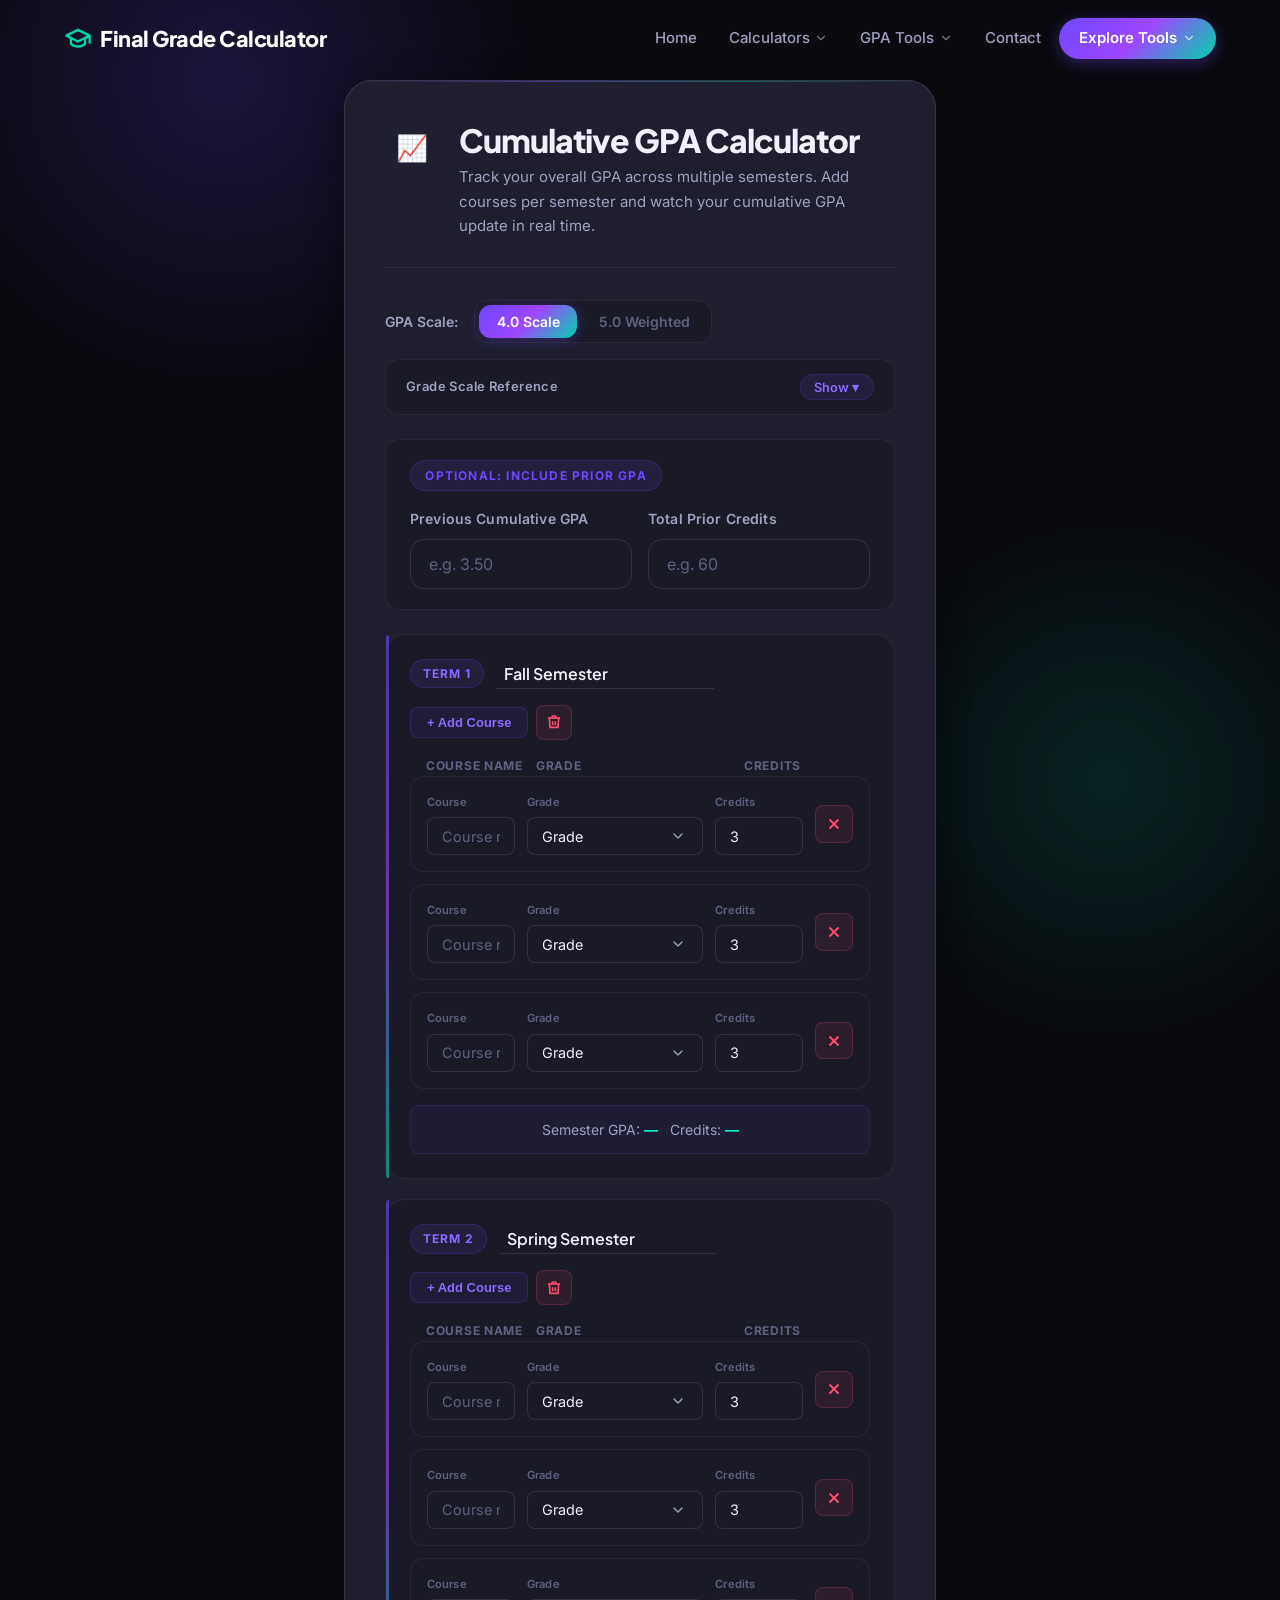
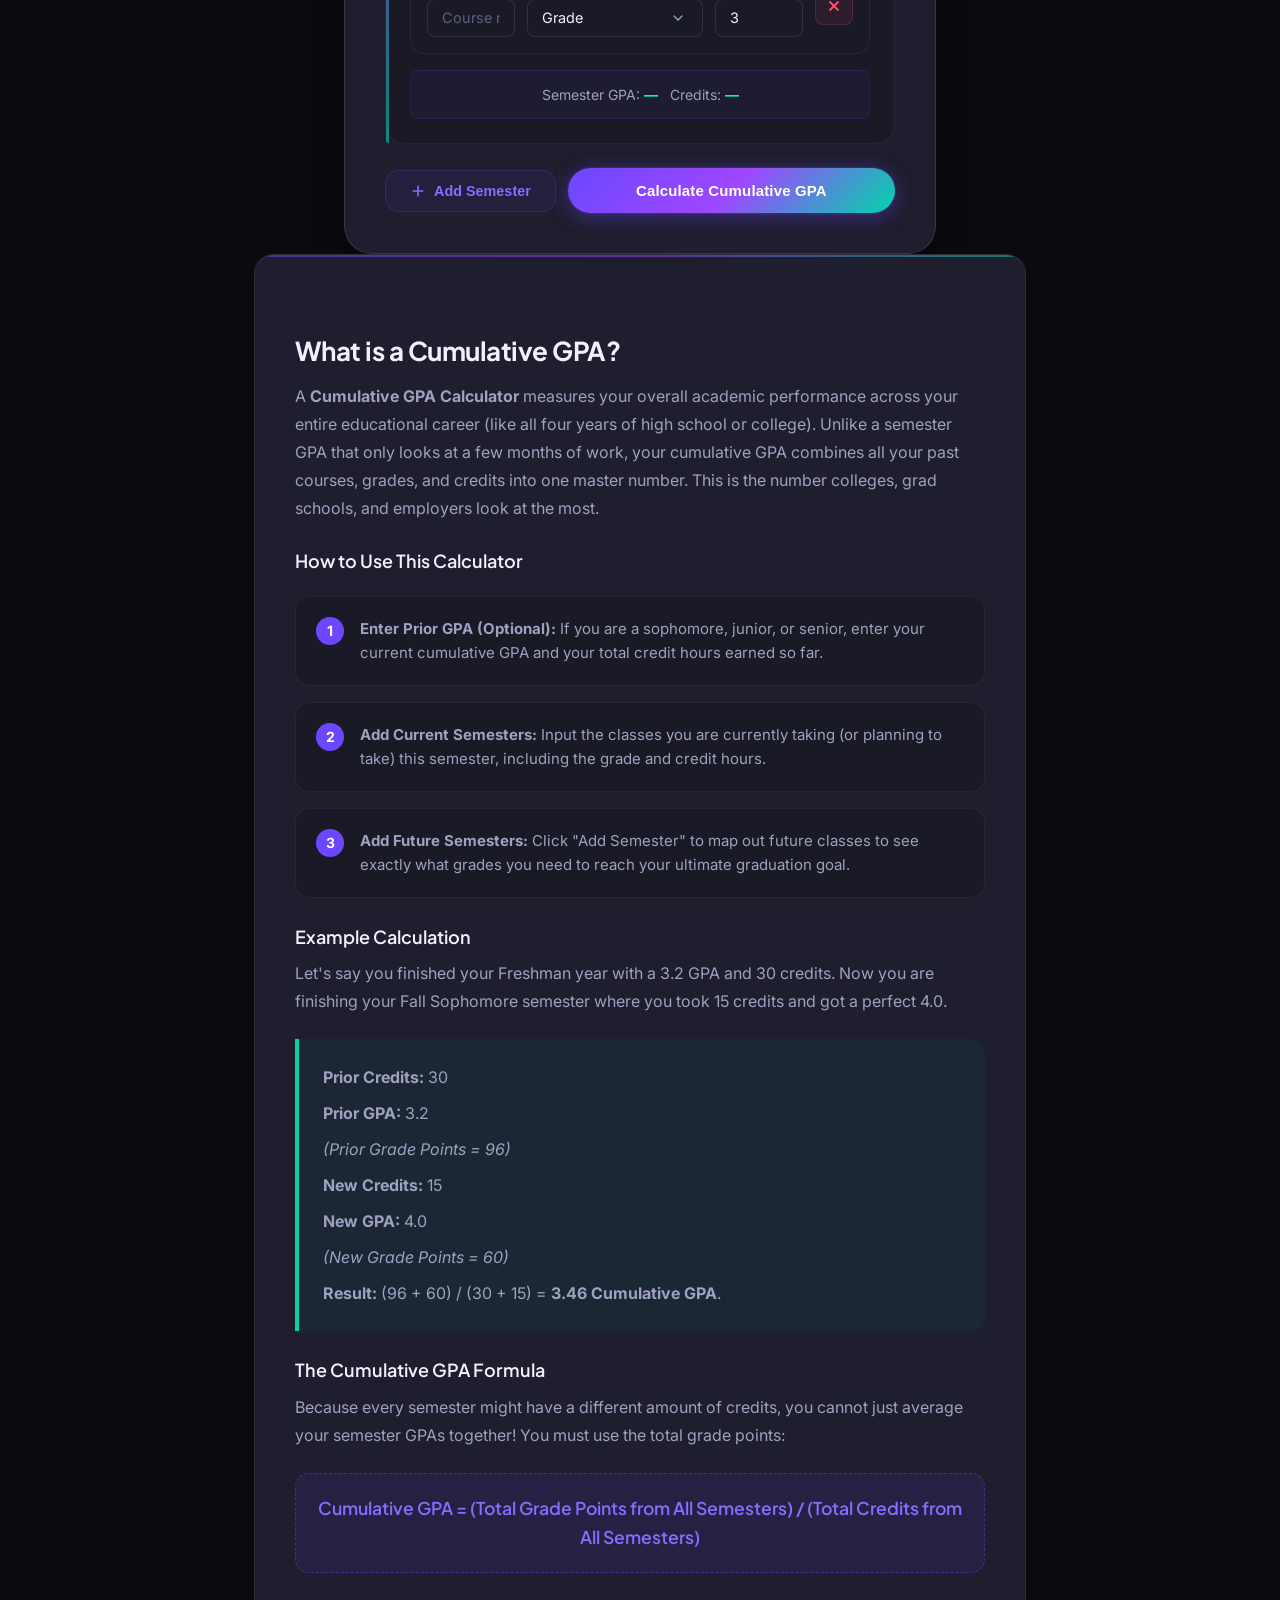
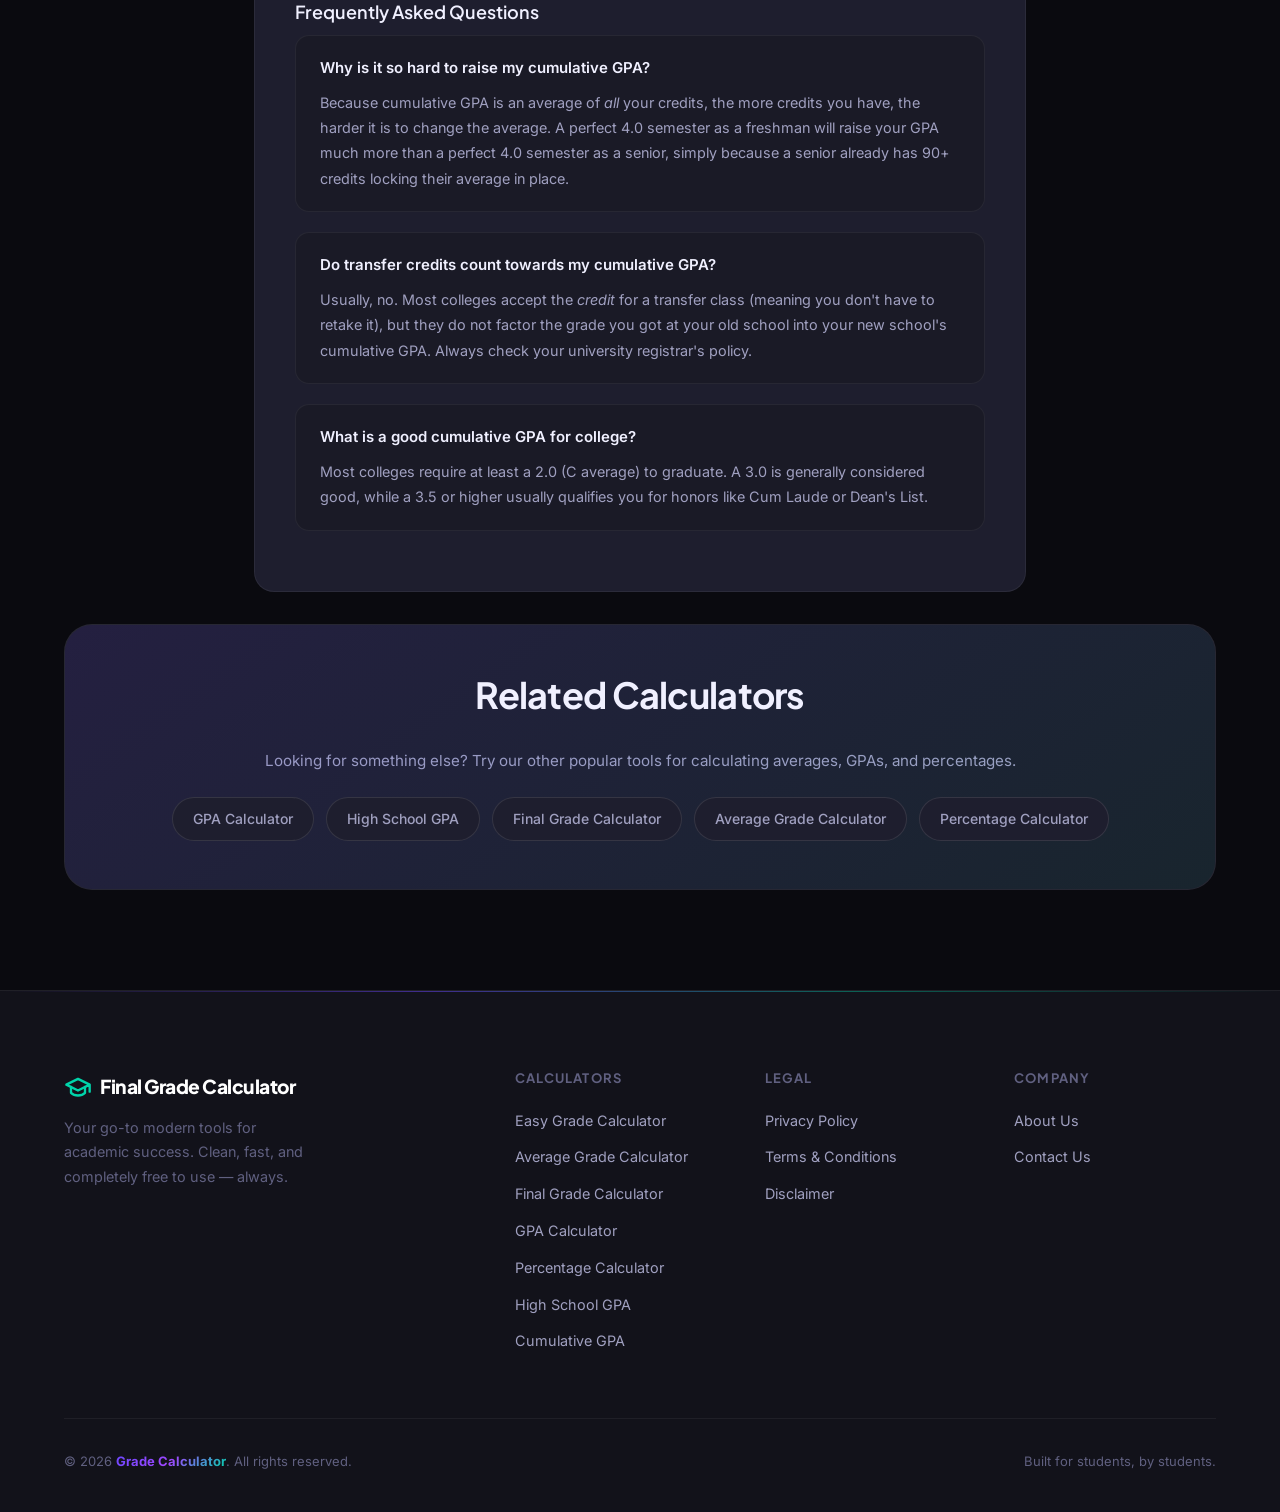
<file: cumulative-gpa-calculator/index.html>
<!DOCTYPE html>
<html lang="en">
<head>
  <meta charset="UTF-8">
  <meta name="viewport" content="width=device-width, initial-scale=1.0">

  <!-- Primary SEO -->
  <title>Cumulative GPA Calculator – Track Your Overall GPA Across Semesters</title>
  <meta name="description" content="Free Cumulative GPA Calculator. Add multiple semesters, enter grades and credits, and track your overall GPA instantly. Supports 4.0 and 5.0 scales and transfer credits.">
  <meta name="keywords" content="cumulative GPA calculator, overall GPA calculator, semester GPA tracker, college GPA calculator, transfer credit GPA, total GPA calculator">
  <meta name="author" content="Grade Calculator">
  <meta name="robots" content="index, follow, max-snippet:-1, max-image-preview:large, max-video-preview:-1">
  <link rel="canonical" href="https://finalgradecalculator.tech/cumulative-gpa-calculator/">

  <!-- Open Graph -->
  <meta property="og:type" content="website">
  <meta property="og:site_name" content="Grade Calculator">
  <meta property="og:locale" content="en_US">
  <meta property="og:title" content="Cumulative GPA Calculator – Track Your Overall GPA Across Semesters">
  <meta property="og:description" content="Add multiple semesters and courses to track your cumulative GPA. Supports transfer credits, 4.0 and 5.0 scales, and per-semester breakdowns.">
  <meta property="og:url" content="https://finalgradecalculator.tech/cumulative-gpa-calculator/">

  <!-- Twitter Card -->
  <meta name="twitter:card" content="summary_large_image">
  <meta name="twitter:title" content="Cumulative GPA Calculator – Full Semester GPA Tracker">
  <meta name="twitter:description" content="Track your overall GPA across semesters. Supports transfer credits, 4.0/5.0 scales. Free and instant.">

  <!-- JSON-LD -->
  <script type="application/ld+json">
  {
    "@context": "https://schema.org",
    "@graph": [
      {
        "@type": "WebApplication",
        "name": "Cumulative GPA Calculator",
        "url": "https://finalgradecalculator.tech/cumulative-gpa-calculator/",
        "description": "Free cumulative GPA calculator. Add multiple semesters, include prior credits, and see your overall GPA across all terms.",
        "applicationCategory": "EducationApplication",
        "operatingSystem": "Any",
        "browserRequirements": "Requires JavaScript",
        "offers": {"@type": "Offer", "price": "0", "priceCurrency": "USD"},
        "featureList": ["Multiple semesters", "Prior GPA transfer credits", "4.0 and 5.0 GPA scales", "Per-semester breakdown", "Instant cumulative result"],
        "provider": {"@type": "Organization", "name": "Grade Calculator", "url": "https://finalgradecalculator.tech"}
      },
      {
        "@type": "BreadcrumbList",
        "itemListElement": [
          {"@type":"ListItem","position":1,"name":"Home","item":"https://finalgradecalculator.tech/"},
          {"@type":"ListItem","position":2,"name":"Cumulative GPA Calculator","item":"https://finalgradecalculator.tech/cumulative-gpa-calculator/"}
        ]
      },
      {
        "@type": "FAQPage",
        "mainEntity": [
          {
            "@type": "Question",
            "name": "Can I include transfer credits?",
            "acceptedAnswer": {"@type": "Answer", "text": "Yes! Enter your prior institution's GPA and total credit count in the Prior GPA section, and this calculator will factor it into your overall cumulative result."}
          },
          {
            "@type": "Question",
            "name": "How do I raise my cumulative GPA?",
            "acceptedAnswer": {"@type": "Answer", "text": "Because cumulative GPA is credit-weighted, taking a heavier course load with high grades in future semesters has the biggest impact. Retaking courses where you earned low grades also helps."}
          },
          {
            "@type": "Question",
            "name": "What do GPA standings mean?",
            "acceptedAnswer": {"@type": "Answer", "text": "Generally: 3.7–4.0 = Summa Cum Laude, 3.5–3.69 = Magna Cum Laude, 3.0–3.49 = Cum Laude, 2.0–2.99 = Good Standing, below 2.0 = Academic Probation risk."}
          }
        ]
      }
    ]
  }
  </script>

  <link rel="stylesheet" href="/assets/css/style.css?v=20260416">
  <link rel="stylesheet" href="/assets/css/calculators.css">
</head>
<body>

<div class="nav-overlay" id="nav-overlay"></div>

<header id="site-header" class="site-header">
  <div class="container header-container">
    <a href="/" class="logo"><svg viewBox="0 0 24 24" width="28" height="28" stroke="currentColor" stroke-width="2" fill="none" stroke-linecap="round" stroke-linejoin="round" class="logo-icon"><path d="M22 10v6M2 10l10-5 10 5-10 5z"></path><path d="M6 12v5c3 3 9 3 12 0v-5"></path></svg> Final Grade Calculator</a>
    <nav id="nav-menu" class="nav-menu">
      <ul>
        <li><a href="/">Home</a></li>
        <li class="dropdown">
          <a href="#">Calculators <svg viewBox="0 0 24 24" width="16" height="16" fill="none" stroke="currentColor" stroke-width="2" stroke-linecap="round" stroke-linejoin="round"><path d="m6 9 6 6 6-6"/></svg></a>
          <ul class="dropdown-menu">
            <li><a href="/easy-grade-calculator/">Easy Grade Calculator</a></li>
            <li><a href="/average-grade-calculator/">Average Grade Calculator</a></li>
            <li><a href="/final-grade-calculator/">Final Grade Calculator</a></li>
            <li><a href="/gpa-calculator/">GPA Calculator</a></li>
            <li><a href="/percentage-calculator/">Percentage Calculator</a></li>
          </ul>
        </li>
        <li class="dropdown">
          <a href="#">GPA Tools <svg viewBox="0 0 24 24" width="16" height="16" fill="none" stroke="currentColor" stroke-width="2" stroke-linecap="round" stroke-linejoin="round"><path d="m6 9 6 6 6-6"/></svg></a>
          <ul class="dropdown-menu">
            <li><a href="/high-school-gpa-calculator/">High School GPA Calculator</a></li>
            <li><a href="/cumulative-gpa-calculator/">Cumulative GPA Calculator</a></li>
          </ul>
        </li>
        <li><a href="/contact/">Contact</a></li>
        <li class="dropdown nav-cta">
          <a href="javascript:void(0)" class="dropdown-toggle">Explore Tools <svg viewBox="0 0 24 24" width="16" height="16" fill="none" stroke="currentColor" stroke-width="2" stroke-linecap="round" stroke-linejoin="round"><path d="m6 9 6 6 6-6"/></svg></a>
          <ul class="dropdown-menu mega-grid">
            <li><a href="/easy-grade-calculator/"><span class="tool-icon">🎯</span> Easy Grade</a></li>
            <li><a href="/average-grade-calculator/"><span class="tool-icon">📊</span> Average Grade</a></li>
            <li><a href="/final-grade-calculator/"><span class="tool-icon">🎓</span> Final Grade</a></li>
            <li><a href="/gpa-calculator/"><span class="tool-icon">📐</span> GPA Calc</a></li>
            <li><a href="/percentage-calculator/"><span class="tool-icon">🔢</span> Percentage</a></li>
            <li><a href="/high-school-gpa-calculator/"><span class="tool-icon">🏫</span> High School</a></li>
            <li><a href="/cumulative-gpa-calculator/"><span class="tool-icon">📈</span> Cumulative</a></li>
          </ul>
        </li>
      </ul>
    </nav>
    <button class="mobile-toggle" id="mobile-toggle" aria-label="Toggle Menu">
      <span></span><span></span><span></span>
    </button>
  </div>
</header>

<main>

  <!-- ════ CALCULATOR ════ -->
  <section class="container calculator-wrapper cumulative-gpa-wrapper">
    <div class="glass-card">

      <!-- Page header -->
      <div class="calc-page-header">
        <div class="calc-icon-wrap icon-teal">📈</div>
        <div>
          <h1>Cumulative GPA Calculator</h1>
          <p>Track your overall GPA across multiple semesters. Add courses per semester and watch your cumulative GPA update in real time.</p>
        </div>
      </div>

      <!-- Scale toggle -->
      <div class="scale-toggle-bar">
        <span class="scale-label">GPA Scale:</span>
        <div class="scale-tabs" role="group">
          <button type="button" class="scale-tab active" data-scale="4" id="cum-tab-4">4.0 Scale</button>
          <button type="button" class="scale-tab" data-scale="5" id="cum-tab-5">5.0 Weighted</button>
        </div>
      </div>

      <!-- GPA Scale reference panel -->
      <div class="gpa-scale-panel" id="cum-scale-panel">
        <div class="scale-table-header">
          <span>Grade Scale Reference</span>
          <button type="button" class="scale-toggle-btn" id="cum-toggle-scale-table">Show ▾</button>
        </div>
        <div class="scale-table-body" id="cum-scale-table-body" style="display:none;">
          <table class="gpa-scale-table">
            <thead>
              <tr>
                <th>Letter</th>
                <th>Percentage</th>
                <th>4.0 Points</th>
                <th>5.0 Points</th>
              </tr>
            </thead>
            <tbody id="cum-scale-tbody">
              <!-- filled by JS -->
            </tbody>
          </table>
        </div>
      </div>

      <!-- Existing GPA (optional) -->
      <div class="prior-gpa-card">
        <div class="prior-gpa-header">
          <span class="section-tag" style="margin-bottom:0;">Optional: Include Prior GPA</span>
        </div>
        <div class="input-row prior-gpa-inputs">
          <div class="form-group">
            <label for="prior-gpa">Previous Cumulative GPA</label>
            <input type="number" id="prior-gpa" placeholder="e.g. 3.50" step="0.01" min="0" max="5">
          </div>
          <div class="form-group">
            <label for="prior-credits">Total Prior Credits</label>
            <input type="number" id="prior-credits" placeholder="e.g. 60" step="0.5" min="0">
          </div>
        </div>
      </div>

      <!-- Semesters -->
      <div id="semesters-container">
        <!-- Populated by JS -->
      </div>

      <!-- Add semester + Calculate -->
      <div class="form-actions" style="margin-top: 1.5rem;">
        <button type="button" class="btn-secondary" id="add-semester-btn">
          <svg viewBox="0 0 24 24" width="16" height="16" fill="none" stroke="currentColor" stroke-width="2.5" stroke-linecap="round" stroke-linejoin="round"><line x1="12" y1="5" x2="12" y2="19"/><line x1="5" y1="12" x2="19" y2="12"/></svg>
          Add Semester
        </button>
        <button type="button" class="btn-primary" id="calc-cum-gpa-btn">Calculate Cumulative GPA</button>
      </div>

      <!-- Result -->
      <div id="cum-result-box" class="calc-result-box">
        <div class="result-grid">
          <div class="result-col">
            <div class="result-label">Cumulative GPA</div>
            <div id="cum-gpa-value" class="result-value">0.00</div>
          </div>
          <div class="result-col">
            <div class="result-label">Total Credits</div>
            <div id="cum-credits-value" class="result-value result-value--sm">0</div>
          </div>
          <div class="result-col">
            <div class="result-label">Standing</div>
            <div id="cum-standing-value" class="result-value result-value--sm">—</div>
          </div>
        </div>
        <div id="cum-gpa-message" class="result-message"></div>
        <!-- Per-semester breakdown -->
        <div id="semester-breakdown" class="semester-breakdown"></div>
      </div>

    </div>
  </section>

  <!-- ════ SEO CONTENT ════ -->
  <section class="container seo-content">
    <div class="content-box">
        <h2>What is a Cumulative GPA?</h2>
        <p>A <strong>Cumulative GPA Calculator</strong> measures your overall academic performance across your entire educational career (like all four years of high school or college). Unlike a semester GPA that only looks at a few months of work, your cumulative GPA combines all your past courses, grades, and credits into one master number. This is the number colleges, grad schools, and employers look at the most.</p>

        <h3>How to Use This Calculator</h3>
        <div class="how-to-steps">
            <div class="step-card">
                <div class="step-number">1</div>
                <div class="step-text"><strong>Enter Prior GPA (Optional):</strong> If you are a sophomore, junior, or senior, enter your current cumulative GPA and your total credit hours earned so far.</div>
            </div>
            <div class="step-card">
                <div class="step-number">2</div>
                <div class="step-text"><strong>Add Current Semesters:</strong> Input the classes you are currently taking (or planning to take) this semester, including the grade and credit hours.</div>
            </div>
            <div class="step-card">
                <div class="step-number">3</div>
                <div class="step-text"><strong>Add Future Semesters:</strong> Click "Add Semester" to map out future classes to see exactly what grades you need to reach your ultimate graduation goal.</div>
            </div>
        </div>

        <h3>Example Calculation</h3>
        <p>Let's say you finished your Freshman year with a 3.2 GPA and 30 credits. Now you are finishing your Fall Sophomore semester where you took 15 credits and got a perfect 4.0.</p>
        <div class="example-box">
            <p><strong>Prior Credits:</strong> 30</p>
            <p><strong>Prior GPA:</strong> 3.2</p>
            <p><em>(Prior Grade Points = 96)</em></p>
            <p><strong>New Credits:</strong> 15</p>
            <p><strong>New GPA:</strong> 4.0</p>
            <p><em>(New Grade Points = 60)</em></p>
            <p><strong>Result:</strong> (96 + 60) / (30 + 15) = <strong>3.46 Cumulative GPA</strong>.</p>
        </div>

        <h3>The Cumulative GPA Formula</h3>
        <p>Because every semester might have a different amount of credits, you cannot just average your semester GPAs together! You must use the total grade points:</p>
        <div class="formula-highlight">
            Cumulative GPA = (Total Grade Points from All Semesters) / (Total Credits from All Semesters)
        </div>

        <h3>Frequently Asked Questions</h3>
        <div class="faq-list">
            <div class="faq-item">
                <div class="faq-question">Why is it so hard to raise my cumulative GPA?</div>
                <p>Because cumulative GPA is an average of <em>all</em> your credits, the more credits you have, the harder it is to change the average. A perfect 4.0 semester as a freshman will raise your GPA much more than a perfect 4.0 semester as a senior, simply because a senior already has 90+ credits locking their average in place.</p>
            </div>
            <div class="faq-item">
                <div class="faq-question">Do transfer credits count towards my cumulative GPA?</div>
                <p>Usually, no. Most colleges accept the <em>credit</em> for a transfer class (meaning you don't have to retake it), but they do not factor the grade you got at your old school into your new school's cumulative GPA. Always check your university registrar's policy.</p>
            </div>
            <div class="faq-item">
                <div class="faq-question">What is a good cumulative GPA for college?</div>
                <p>Most colleges require at least a 2.0 (C average) to graduate. A 3.0 is generally considered good, while a 3.5 or higher usually qualifies you for honors like Cum Laude or Dean's List.</p>
            </div>
        </div>
    </div>
  </section>

  <!-- ════ RELATED TOOLS ════ -->
  <section class="container">
    <div class="related-tools">
      <h2>Related Calculators</h2>
      <p style="color: var(--text-secondary); margin-bottom: 1.5rem; font-size: 0.95rem;">Looking for something else? Try our other popular tools for calculating averages, GPAs, and percentages.</p>
      <div class="tags-container">
        <a href="/gpa-calculator/" class="tool-tag">GPA Calculator</a>
        <a href="/high-school-gpa-calculator/" class="tool-tag">High School GPA</a>
        <a href="/final-grade-calculator/" class="tool-tag">Final Grade Calculator</a>
        <a href="/average-grade-calculator/" class="tool-tag">Average Grade Calculator</a>
        <a href="/percentage-calculator/" class="tool-tag">Percentage Calculator</a>
      </div>
    </div>
  </section>

</main>

<footer class="site-footer">
  <div class="container">
    <div class="footer-grid">
      <div class="footer-col">
        <a href="/" class="logo"><svg viewBox="0 0 24 24" width="28" height="28" stroke="currentColor" stroke-width="2" fill="none" stroke-linecap="round" stroke-linejoin="round" class="logo-icon"><path d="M22 10v6M2 10l10-5 10 5-10 5z"></path><path d="M6 12v5c3 3 9 3 12 0v-5"></path></svg> Final Grade Calculator</a>
        <p>Your go-to modern tools for academic success. Clean, fast, and completely free to use — always.</p>
      </div>
      <div class="footer-col">
        <h4>Calculators</h4>
        <ul>
          <li><a href="/easy-grade-calculator/">Easy Grade Calculator</a></li>
          <li><a href="/average-grade-calculator/">Average Grade Calculator</a></li>
          <li><a href="/final-grade-calculator/">Final Grade Calculator</a></li>
          <li><a href="/gpa-calculator/">GPA Calculator</a></li>
          <li><a href="/percentage-calculator/">Percentage Calculator</a></li>
          <li><a href="/high-school-gpa-calculator/">High School GPA</a></li>
          <li><a href="/cumulative-gpa-calculator/">Cumulative GPA</a></li>
        </ul>
      </div>
      <div class="footer-col">
        <h4>Legal</h4>
        <ul>
          <li><a href="/privacy-policy/">Privacy Policy</a></li>
          <li><a href="/terms-conditions/">Terms &amp; Conditions</a></li>
          <li><a href="/disclaimer/">Disclaimer</a></li>
        </ul>
      </div>
      <div class="footer-col">
        <h4>Company</h4>
        <ul>
          <li><a href="/about/">About Us</a></li>
          <li><a href="/contact/">Contact Us</a></li>
        </ul>
      </div>
    </div>
    <div class="footer-bottom">
      <p>&copy; 2026 <span class="footer-accent">Grade Calculator</span>. All rights reserved.</p>
      <p>Built for students, by students.</p>
    </div>
  </div>
</footer>

<script src="/assets/js/main.js?v=20260416"></script>
<script src="/assets/js/cumulative-gpa.js"></script>
</body>
</html>
</file>
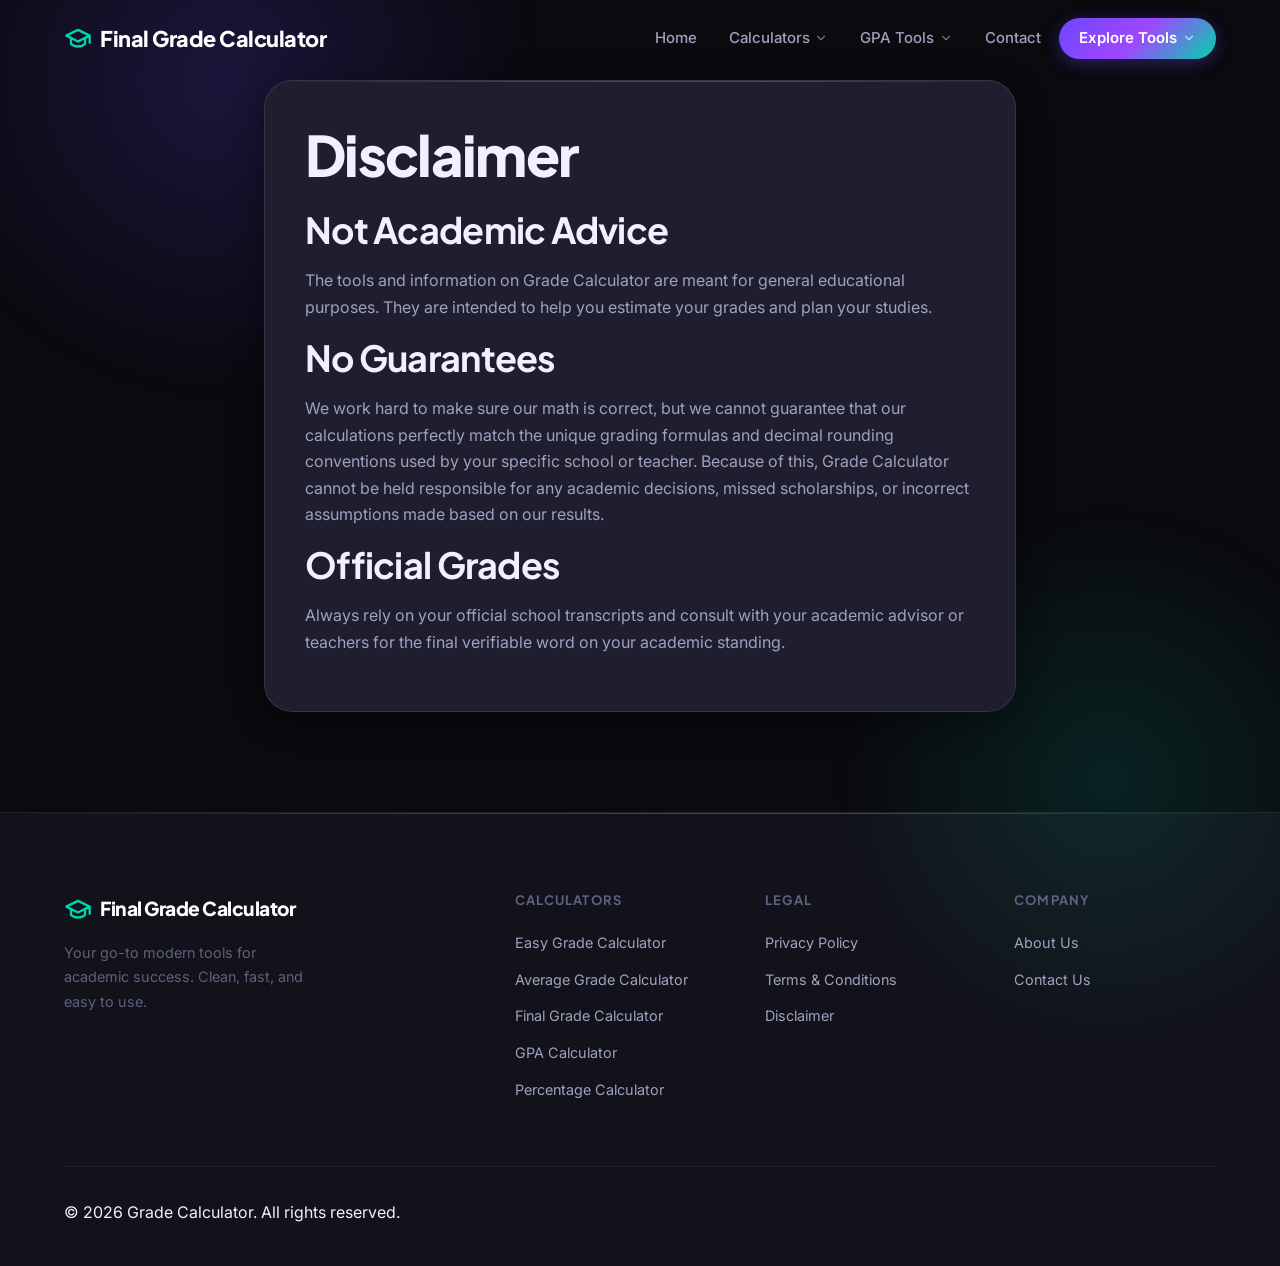
<file: disclaimer/index.html>
<!DOCTYPE html>
<html lang="en">
<head>
  <meta charset="UTF-8">
    <meta name="viewport" content="width=device-width, initial-scale=1.0">
    <title>Disclaimer – Grade Calculator</title>
    <meta name="description" content="View the Grade Calculator disclaimer. Our tools give accurate estimates, but always rely on your school for official academic records.">
    <meta name="robots" content="index, follow">
    <link rel="canonical" href="https://finalgradecalculator.tech/disclaimer/">
    <link rel="stylesheet" href="/assets/css/style.css?v=20260416">
    <link rel="stylesheet" href="/assets/css/calculators.css">
</head>
<body>

<header id="site-header" class="site-header">
  <div class="container header-container">
    <a href="/" class="logo"><svg viewBox="0 0 24 24" width="28" height="28" stroke="currentColor" stroke-width="2" fill="none" stroke-linecap="round" stroke-linejoin="round" class="logo-icon"><path d="M22 10v6M2 10l10-5 10 5-10 5z"></path><path d="M6 12v5c3 3 9 3 12 0v-5"></path></svg> Final Grade Calculator</a>
    <nav id="nav-menu" class="nav-menu">
      <ul>
        <li><a href="/">Home</a></li>
        <li class="dropdown">
          <a href="#">Calculators <svg viewBox="0 0 24 24" width="16" height="16" fill="none" stroke="currentColor" stroke-width="2" stroke-linecap="round" stroke-linejoin="round"><path d="m6 9 6 6 6-6"/></svg></a>
          <ul class="dropdown-menu">
            <li><a href="/easy-grade-calculator/">Easy Grade Calculator</a></li>
            <li><a href="/average-grade-calculator/">Average Grade Calculator</a></li>
            <li><a href="/final-grade-calculator/">Final Grade Calculator</a></li>
            <li><a href="/gpa-calculator/">GPA Calculator</a></li>
            <li><a href="/percentage-calculator/">Percentage Calculator</a></li>
          </ul>
        </li>
        <li class="dropdown">
          <a href="#">GPA Tools <svg viewBox="0 0 24 24" width="16" height="16" fill="none" stroke="currentColor" stroke-width="2" stroke-linecap="round" stroke-linejoin="round"><path d="m6 9 6 6 6-6"/></svg></a>
          <ul class="dropdown-menu">
            <li><a href="/high-school-gpa-calculator/">High School GPA Calculator</a></li>
            <li><a href="/cumulative-gpa-calculator/">Cumulative GPA Calculator</a></li>
          </ul>
        </li>
        <li><a href="/contact/">Contact</a></li>
        <li class="dropdown nav-cta">
          <a href="javascript:void(0)" class="dropdown-toggle">Explore Tools <svg viewBox="0 0 24 24" width="16" height="16" fill="none" stroke="currentColor" stroke-width="2" stroke-linecap="round" stroke-linejoin="round"><path d="m6 9 6 6 6-6"/></svg></a>
          <ul class="dropdown-menu mega-grid">
            <li><a href="/easy-grade-calculator/"><span class="tool-icon">🎯</span> Easy Grade</a></li>
            <li><a href="/average-grade-calculator/"><span class="tool-icon">📊</span> Average Grade</a></li>
            <li><a href="/final-grade-calculator/"><span class="tool-icon">🎓</span> Final Grade</a></li>
            <li><a href="/gpa-calculator/"><span class="tool-icon">📐</span> GPA Calc</a></li>
            <li><a href="/percentage-calculator/"><span class="tool-icon">🔢</span> Percentage</a></li>
            <li><a href="/high-school-gpa-calculator/"><span class="tool-icon">🏫</span> High School</a></li>
            <li><a href="/cumulative-gpa-calculator/"><span class="tool-icon">📈</span> Cumulative</a></li>
          </ul>
        </li>
      </ul>
    </nav>
    <button class="mobile-toggle" id="mobile-toggle" aria-label="Toggle Menu">
      <span></span><span></span><span></span>
    </button>
  </div>
</header>

<main>
    <section class="container calculator-wrapper" style="max-width: 800px;">
        <div class="glass-card">
            <h1>Disclaimer</h1>
            
            <h2>Not Academic Advice</h2>
            <p>The tools and information on Grade Calculator are meant for general educational purposes. They are intended to help you estimate your grades and plan your studies.</p>
            
            <h2>No Guarantees</h2>
            <p>We work hard to make sure our math is correct, but we cannot guarantee that our calculations perfectly match the unique grading formulas and decimal rounding conventions used by your specific school or teacher. Because of this, Grade Calculator cannot be held responsible for any academic decisions, missed scholarships, or incorrect assumptions made based on our results.</p>
            
            <h2>Official Grades</h2>
            <p>Always rely on your official school transcripts and consult with your academic advisor or teachers for the final verifiable word on your academic standing.</p>
        </div>
    </section>
</main>

<footer class="site-footer">
  <div class="container">
    <div class="footer-grid">
      <div class="footer-col">
        <a href="/" class="logo" style="margin-bottom: 1rem; display: flex;"><svg viewBox="0 0 24 24" width="28" height="28" stroke="currentColor" stroke-width="2" fill="none" stroke-linecap="round" stroke-linejoin="round" class="logo-icon"><path d="M22 10v6M2 10l10-5 10 5-10 5z"></path><path d="M6 12v5c3 3 9 3 12 0v-5"></path></svg> Final Grade Calculator</a>
        <p>Your go-to modern tools for academic success. Clean, fast, and easy to use.</p>
      </div>
      <div class="footer-col">
        <h4>Calculators</h4>
        <ul>
          <li><a href="/easy-grade-calculator/">Easy Grade Calculator</a></li>
          <li><a href="/average-grade-calculator/">Average Grade Calculator</a></li>
          <li><a href="/final-grade-calculator/">Final Grade Calculator</a></li>
          <li><a href="/gpa-calculator/">GPA Calculator</a></li>
          <li><a href="/percentage-calculator/">Percentage Calculator</a></li>
        </ul>
      </div>
      <div class="footer-col">
        <h4>Legal</h4>
        <ul>
          <li><a href="/privacy-policy/">Privacy Policy</a></li>
          <li><a href="/terms-conditions/">Terms & Conditions</a></li>
          <li><a href="/disclaimer/">Disclaimer</a></li>
        </ul>
      </div>
      <div class="footer-col">
        <h4>Company</h4>
        <ul>
          <li><a href="/about/">About Us</a></li>
          <li><a href="/contact/">Contact Us</a></li>
        </ul>
      </div>
    </div>
    <div class="footer-bottom">
      &copy; 2026 Grade Calculator. All rights reserved.
    </div>
  </div>
</footer>

<script src="/assets/js/main.js?v=20260416"></script>
</body>
</html>
</file>
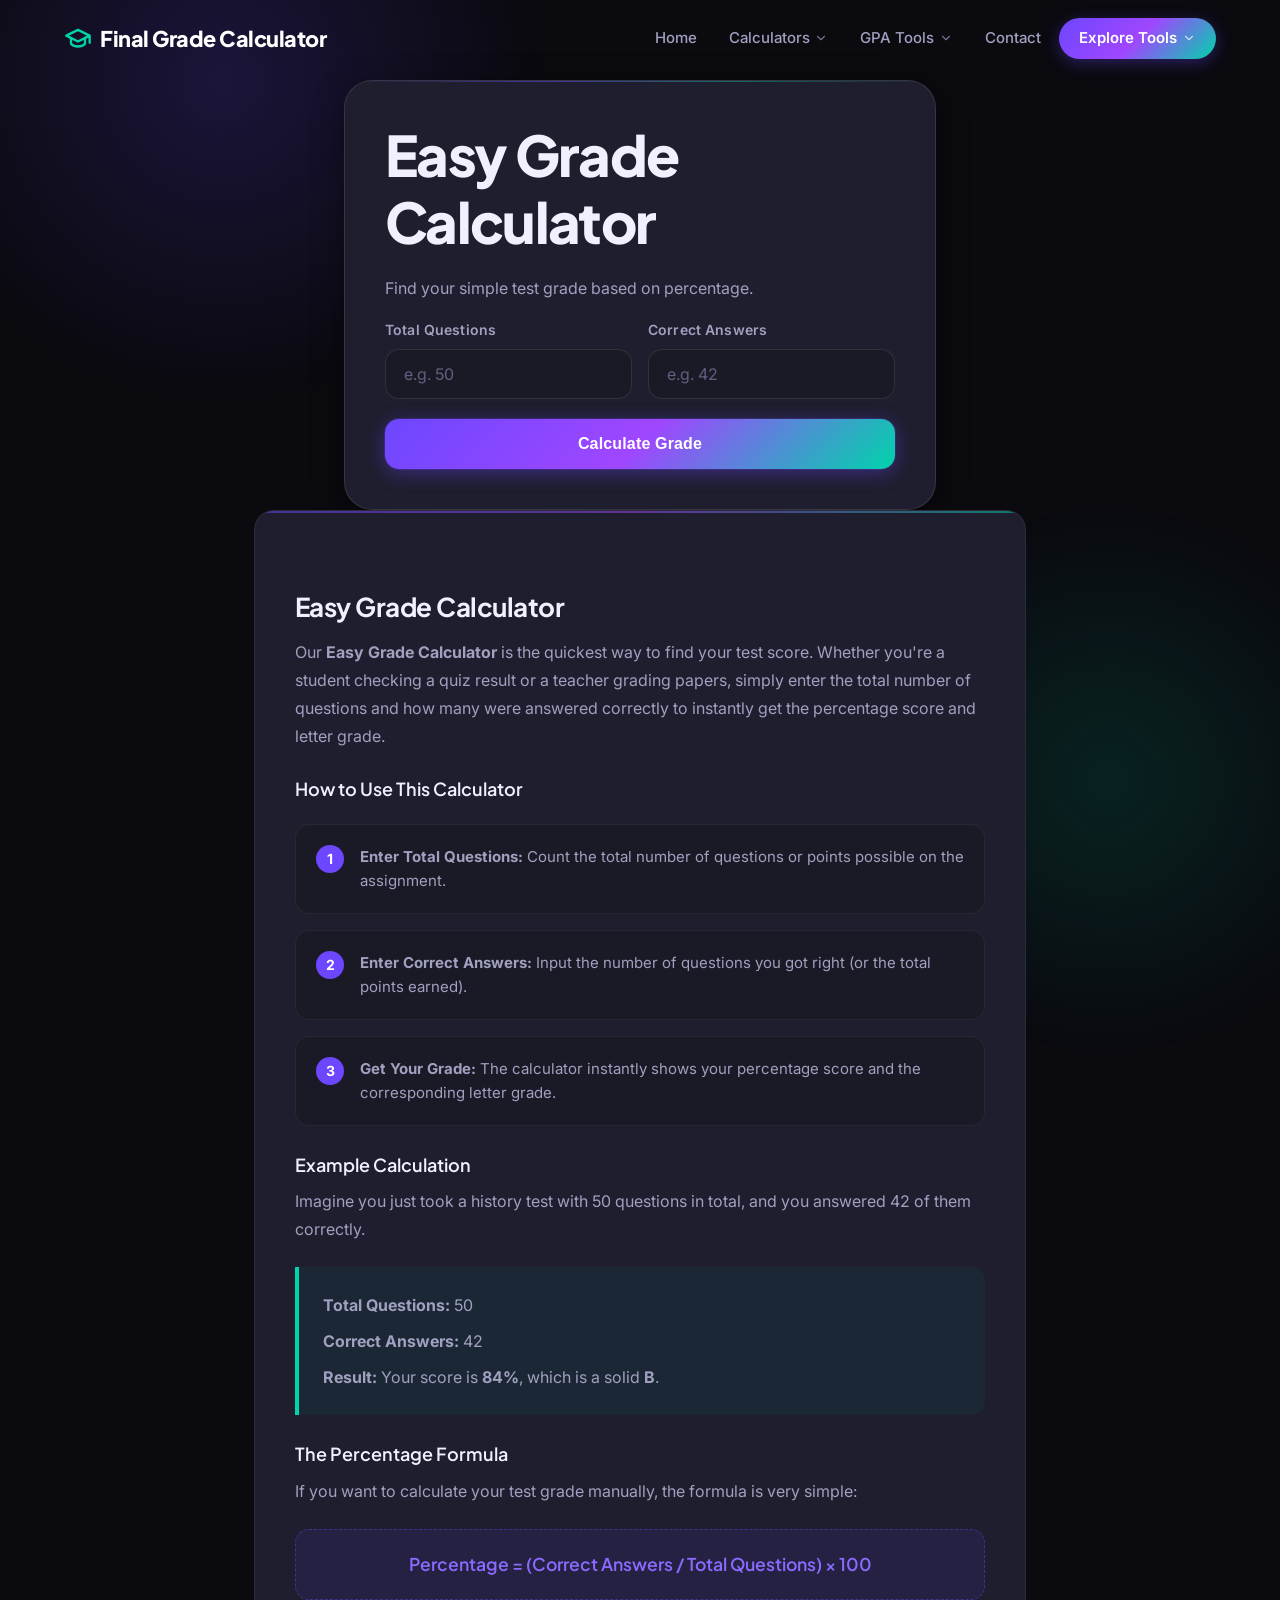
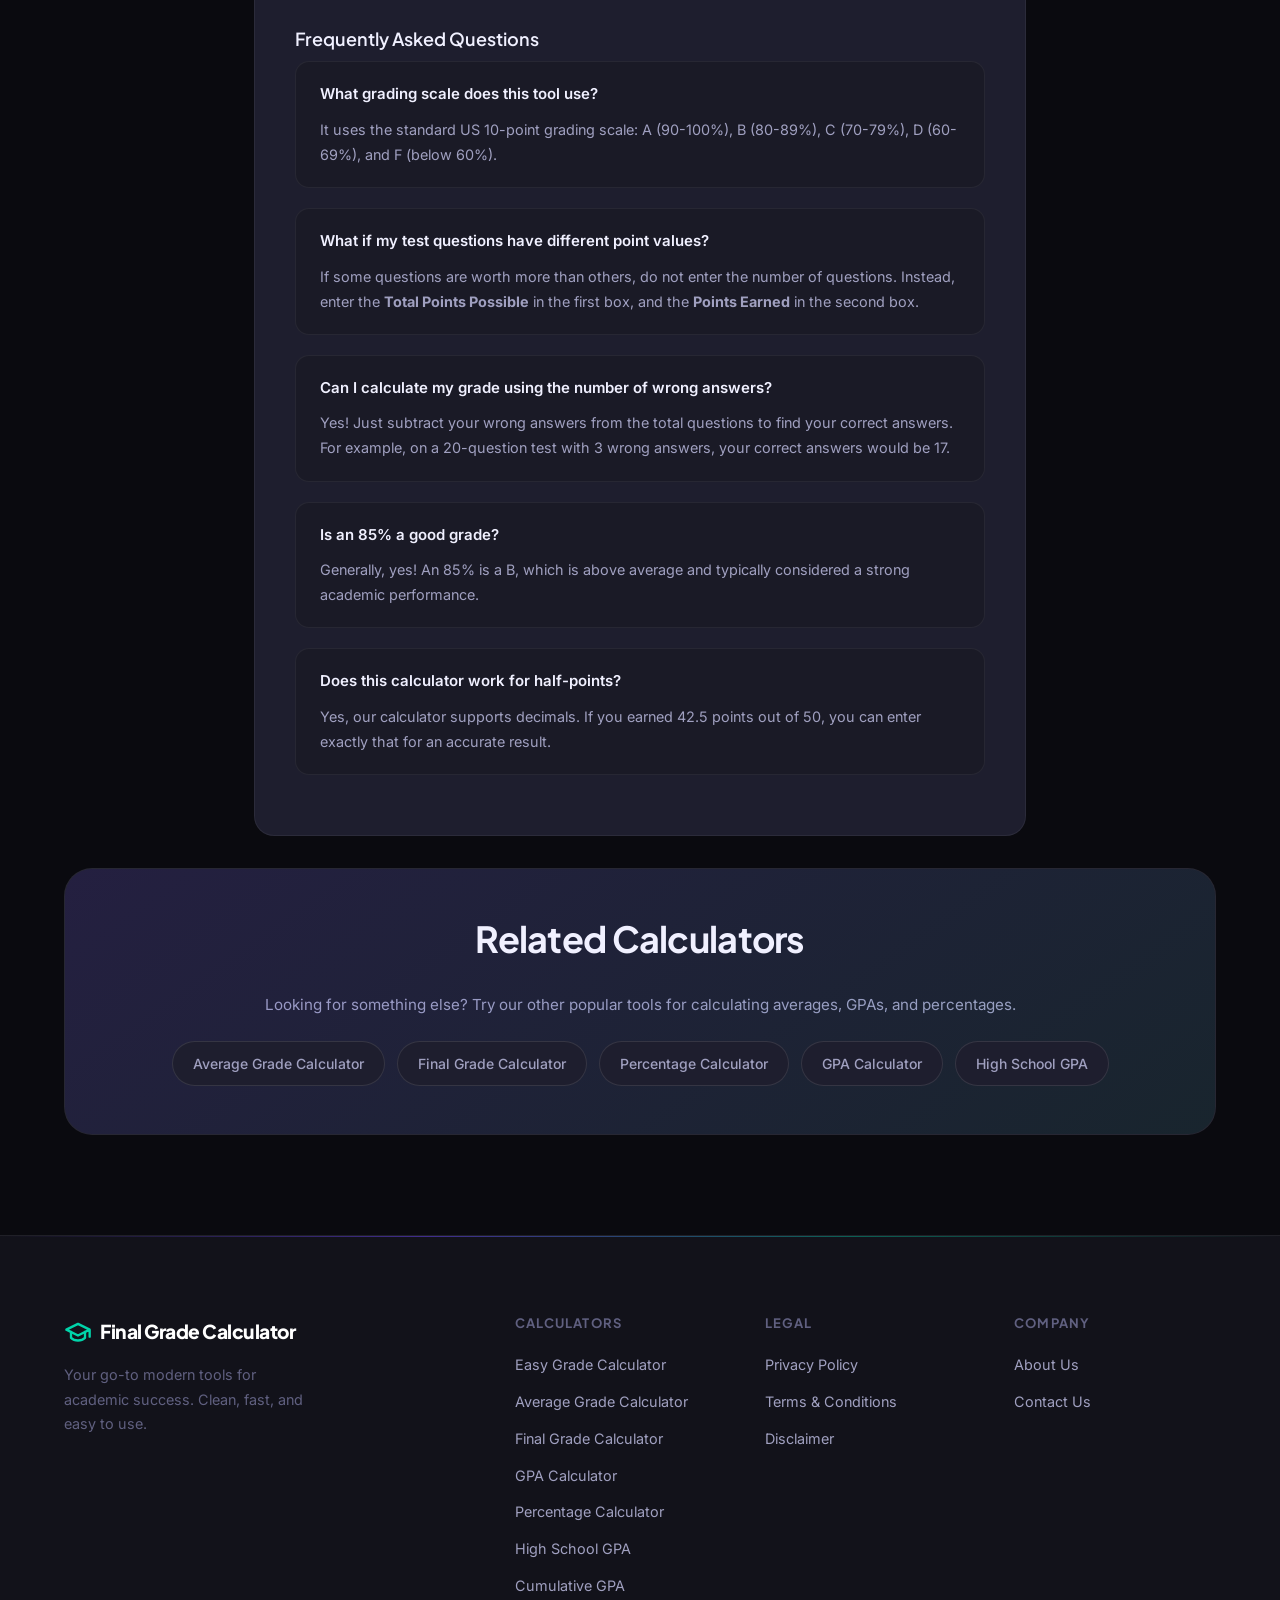
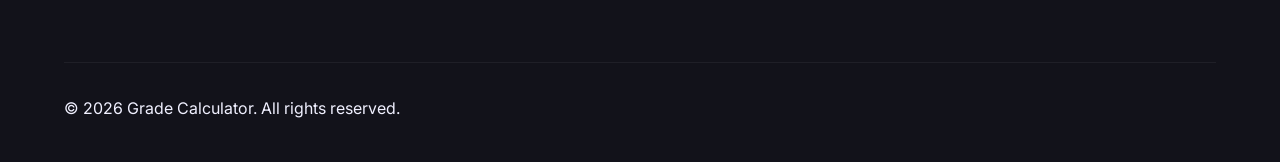
<file: easy-grade-calculator/index.html>
<!DOCTYPE html>
<html lang="en">
<head>
  <meta charset="UTF-8">
    <meta name="viewport" content="width=device-width, initial-scale=1.0">

    <!-- Primary SEO -->
    <title>Easy Grade Calculator – Instant Percentage Score & Letter Grade</title>
    <meta name="description" content="Free Easy Grade Calculator. Enter the number of questions and correct answers to instantly calculate your percentage score and letter grade. No sign-up needed.">
    <meta name="keywords" content="easy grade calculator, grade calculator, percentage score calculator, letter grade calculator, test score calculator">
    <meta name="author" content="Grade Calculator">
    <meta name="robots" content="index, follow, max-snippet:-1, max-image-preview:large, max-video-preview:-1">
    <link rel="canonical" href="https://finalgradecalculator.tech/easy-grade-calculator/">

    <!-- Open Graph -->
    <meta property="og:type" content="website">
    <meta property="og:site_name" content="Grade Calculator">
    <meta property="og:locale" content="en_US">
    <meta property="og:title" content="Easy Grade Calculator – Instant Percentage Score & Letter Grade">
    <meta property="og:description" content="Enter total questions and correct answers to instantly get your percentage score and letter grade. 100% free, no sign-up.">
    <meta property="og:url" content="https://finalgradecalculator.tech/easy-grade-calculator/">

    <!-- Twitter Card -->
    <meta name="twitter:card" content="summary_large_image">
    <meta name="twitter:title" content="Easy Grade Calculator – Instant Score & Letter Grade">
    <meta name="twitter:description" content="Enter total questions and correct answers to instantly get your percentage score and letter grade.">

    <!-- JSON-LD: WebApplication + FAQPage -->
    <script type="application/ld+json">
    {
      "@context": "https://schema.org",
      "@graph": [
        {
          "@type": "WebApplication",
          "name": "Easy Grade Calculator",
          "url": "https://finalgradecalculator.tech/easy-grade-calculator/",
          "description": "Free tool to calculate your percentage score and letter grade based on total questions and correct answers.",
          "applicationCategory": "EducationApplication",
          "operatingSystem": "Any",
          "browserRequirements": "Requires JavaScript",
          "offers": {"@type": "Offer", "price": "0", "priceCurrency": "USD"},
          "featureList": ["Instant percentage calculation", "Letter grade output", "Standard 10-point grading scale"],
          "provider": {"@type": "Organization", "name": "Grade Calculator", "url": "https://finalgradecalculator.tech"}
        },
        {
          "@type": "BreadcrumbList",
          "itemListElement": [
            {"@type":"ListItem","position":1,"name":"Home","item":"https://finalgradecalculator.tech/"},
            {"@type":"ListItem","position":2,"name":"Easy Grade Calculator","item":"https://finalgradecalculator.tech/easy-grade-calculator/"}
          ]
        },
        {
          "@type": "FAQPage",
          "mainEntity": [
            {
              "@type": "Question",
              "name": "Does it matter if questions are weighted differently?",
              "acceptedAnswer": {"@type": "Answer", "text": "This calculator assumes all questions have equal weight. If your test has questions worth different amounts of points, use total points possible instead of total questions."}
            },
            {
              "@type": "Question",
              "name": "What grading scale does this calculator use?",
              "acceptedAnswer": {"@type": "Answer", "text": "The letter grade is based on a standard 10-point scale: A (90-100%), B (80-89%), C (70-79%), D (60-69%), and F (below 60%)."}
            }
          ]
        }
      ]
    }
    </script>

    <link rel="stylesheet" href="/assets/css/style.css?v=20260416">
    <link rel="stylesheet" href="/assets/css/calculators.css">
</head>
<body>

<header id="site-header" class="site-header">
  <div class="container header-container">
    <a href="/" class="logo"><svg viewBox="0 0 24 24" width="28" height="28" stroke="currentColor" stroke-width="2" fill="none" stroke-linecap="round" stroke-linejoin="round" class="logo-icon"><path d="M22 10v6M2 10l10-5 10 5-10 5z"></path><path d="M6 12v5c3 3 9 3 12 0v-5"></path></svg> Final Grade Calculator</a>
    <nav id="nav-menu" class="nav-menu">
      <ul>
        <li><a href="/">Home</a></li>
        <li class="dropdown">
          <a href="#">Calculators <svg viewBox="0 0 24 24" width="16" height="16" fill="none" stroke="currentColor" stroke-width="2" stroke-linecap="round" stroke-linejoin="round"><path d="m6 9 6 6 6-6"/></svg></a>
          <ul class="dropdown-menu">
            <li><a href="/easy-grade-calculator/">Easy Grade Calculator</a></li>
            <li><a href="/average-grade-calculator/">Average Grade Calculator</a></li>
            <li><a href="/final-grade-calculator/">Final Grade Calculator</a></li>
            <li><a href="/gpa-calculator/">GPA Calculator</a></li>
            <li><a href="/percentage-calculator/">Percentage Calculator</a></li>
          </ul>
        </li>
        <li class="dropdown">
          <a href="#">GPA Tools <svg viewBox="0 0 24 24" width="16" height="16" fill="none" stroke="currentColor" stroke-width="2" stroke-linecap="round" stroke-linejoin="round"><path d="m6 9 6 6 6-6"/></svg></a>
          <ul class="dropdown-menu">
            <li><a href="/high-school-gpa-calculator/">High School GPA Calculator</a></li>
            <li><a href="/cumulative-gpa-calculator/">Cumulative GPA Calculator</a></li>
          </ul>
        </li>
        <li><a href="/contact/">Contact</a></li>
        <li class="dropdown nav-cta">
          <a href="javascript:void(0)" class="dropdown-toggle">Explore Tools <svg viewBox="0 0 24 24" width="16" height="16" fill="none" stroke="currentColor" stroke-width="2" stroke-linecap="round" stroke-linejoin="round"><path d="m6 9 6 6 6-6"/></svg></a>
          <ul class="dropdown-menu mega-grid">
            <li><a href="/easy-grade-calculator/"><span class="tool-icon">🎯</span> Easy Grade</a></li>
            <li><a href="/average-grade-calculator/"><span class="tool-icon">📊</span> Average Grade</a></li>
            <li><a href="/final-grade-calculator/"><span class="tool-icon">🎓</span> Final Grade</a></li>
            <li><a href="/gpa-calculator/"><span class="tool-icon">📐</span> GPA Calc</a></li>
            <li><a href="/percentage-calculator/"><span class="tool-icon">🔢</span> Percentage</a></li>
            <li><a href="/high-school-gpa-calculator/"><span class="tool-icon">🏫</span> High School</a></li>
            <li><a href="/cumulative-gpa-calculator/"><span class="tool-icon">📈</span> Cumulative</a></li>
          </ul>
        </li>
      </ul>
    </nav>
    <button class="mobile-toggle" id="mobile-toggle" aria-label="Toggle Menu">
      <span></span><span></span><span></span>
    </button>
  </div>
</header>

<main>


    <section class="container calculator-wrapper">
        <div class="glass-card">
            <h1>Easy Grade Calculator</h1>
            <p>Find your simple test grade based on percentage.</p>
            
            <form id="easy-form" class="calc-form">
                <div class="input-row">
                    <div class="form-group">
                        <label for="total-questions">Total Questions</label>
                        <input type="number" id="total-questions" placeholder="e.g. 50" required min="1">
                    </div>
                    <div class="form-group">
                        <label for="correct-answers">Correct Answers</label>
                        <input type="number" id="correct-answers" placeholder="e.g. 42" required min="0">
                    </div>
                </div>
                
                <button type="submit" class="btn-primary">Calculate Grade</button>
            </form>

            <div id="easy-result-box" class="calc-result-box">
                <div class="result-label">Your Score</div>
                <div id="easy-percentage" class="result-value">0%</div>
                <div id="easy-letter" class="result-message"></div>
            </div>
        </div>
    </section>



    <section class="container seo-content">
        <div class="content-box">
            <h2>Easy Grade Calculator</h2>
            <p>Our <strong>Easy Grade Calculator</strong> is the quickest way to find your test score. Whether you're a student checking a quiz result or a teacher grading papers, simply enter the total number of questions and how many were answered correctly to instantly get the percentage score and letter grade.</p>

            <h3>How to Use This Calculator</h3>
            <div class="how-to-steps">
                <div class="step-card">
                    <div class="step-number">1</div>
                    <div class="step-text"><strong>Enter Total Questions:</strong> Count the total number of questions or points possible on the assignment.</div>
                </div>
                <div class="step-card">
                    <div class="step-number">2</div>
                    <div class="step-text"><strong>Enter Correct Answers:</strong> Input the number of questions you got right (or the total points earned).</div>
                </div>
                <div class="step-card">
                    <div class="step-number">3</div>
                    <div class="step-text"><strong>Get Your Grade:</strong> The calculator instantly shows your percentage score and the corresponding letter grade.</div>
                </div>
            </div>

            <h3>Example Calculation</h3>
            <p>Imagine you just took a history test with 50 questions in total, and you answered 42 of them correctly.</p>
            <div class="example-box">
                <p><strong>Total Questions:</strong> 50</p>
                <p><strong>Correct Answers:</strong> 42</p>
                <p><strong>Result:</strong> Your score is <strong>84%</strong>, which is a solid <strong>B</strong>.</p>
            </div>

            <h3>The Percentage Formula</h3>
            <p>If you want to calculate your test grade manually, the formula is very simple:</p>
            <div class="formula-highlight">
                Percentage = (Correct Answers / Total Questions) × 100
            </div>

            <h3>Frequently Asked Questions</h3>
            <div class="faq-list">
                <div class="faq-item">
                    <div class="faq-question">What grading scale does this tool use?</div>
                    <p>It uses the standard US 10-point grading scale: A (90-100%), B (80-89%), C (70-79%), D (60-69%), and F (below 60%).</p>
                </div>
                <div class="faq-item">
                    <div class="faq-question">What if my test questions have different point values?</div>
                    <p>If some questions are worth more than others, do not enter the number of questions. Instead, enter the <strong>Total Points Possible</strong> in the first box, and the <strong>Points Earned</strong> in the second box.</p>
                </div>
                <div class="faq-item">
                    <div class="faq-question">Can I calculate my grade using the number of wrong answers?</div>
                    <p>Yes! Just subtract your wrong answers from the total questions to find your correct answers. For example, on a 20-question test with 3 wrong answers, your correct answers would be 17.</p>
                </div>
                <div class="faq-item">
                    <div class="faq-question">Is an 85% a good grade?</div>
                    <p>Generally, yes! An 85% is a B, which is above average and typically considered a strong academic performance.</p>
                </div>
                <div class="faq-item">
                    <div class="faq-question">Does this calculator work for half-points?</div>
                    <p>Yes, our calculator supports decimals. If you earned 42.5 points out of 50, you can enter exactly that for an accurate result.</p>
                </div>
            </div>
        </div>
    </section>

    <section class="container">
        <div class="related-tools">
            <h2>Related Calculators</h2>
            <p style="color: var(--text-secondary); margin-bottom: 1.5rem; font-size: 0.95rem;">Looking for something else? Try our other popular tools for calculating averages, GPAs, and percentages.</p>
            <div class="tags-container">
                <a href="/average-grade-calculator/" class="tool-tag">Average Grade Calculator</a>
                <a href="/final-grade-calculator/" class="tool-tag">Final Grade Calculator</a>
                <a href="/percentage-calculator/" class="tool-tag">Percentage Calculator</a>
                <a href="/gpa-calculator/" class="tool-tag">GPA Calculator</a>
                <a href="/high-school-gpa-calculator/" class="tool-tag">High School GPA</a>
            </div>
        </div>
    </section>
</main>

<footer class="site-footer">
  <div class="container">
    <div class="footer-grid">
      <div class="footer-col">
        <a href="/" class="logo" style="margin-bottom: 1rem; display: flex;"><svg viewBox="0 0 24 24" width="28" height="28" stroke="currentColor" stroke-width="2" fill="none" stroke-linecap="round" stroke-linejoin="round" class="logo-icon"><path d="M22 10v6M2 10l10-5 10 5-10 5z"></path><path d="M6 12v5c3 3 9 3 12 0v-5"></path></svg> Final Grade Calculator</a>
        <p>Your go-to modern tools for academic success. Clean, fast, and easy to use.</p>
      </div>
      <div class="footer-col">
        <h4>Calculators</h4>
        <ul>
          <li><a href="/easy-grade-calculator/">Easy Grade Calculator</a></li>
          <li><a href="/average-grade-calculator/">Average Grade Calculator</a></li>
          <li><a href="/final-grade-calculator/">Final Grade Calculator</a></li>
          <li><a href="/gpa-calculator/">GPA Calculator</a></li>
          <li><a href="/percentage-calculator/">Percentage Calculator</a></li>
          <li><a href="/high-school-gpa-calculator/">High School GPA</a></li>
          <li><a href="/cumulative-gpa-calculator/">Cumulative GPA</a></li>
        </ul>
      </div>
      <div class="footer-col">
        <h4>Legal</h4>
        <ul>
          <li><a href="/privacy-policy/">Privacy Policy</a></li>
          <li><a href="/terms-conditions/">Terms & Conditions</a></li>
          <li><a href="/disclaimer/">Disclaimer</a></li>
        </ul>
      </div>
      <div class="footer-col">
        <h4>Company</h4>
        <ul>
          <li><a href="/about/">About Us</a></li>
          <li><a href="/contact/">Contact Us</a></li>
        </ul>
      </div>
    </div>
    <div class="footer-bottom">
      &copy; 2026 Grade Calculator. All rights reserved.
    </div>
  </div>
</footer>

<script src="/assets/js/main.js?v=20260416"></script>
<script src="/assets/js/calculators.js?v=20260416"></script>
</body>
</html>
</file>
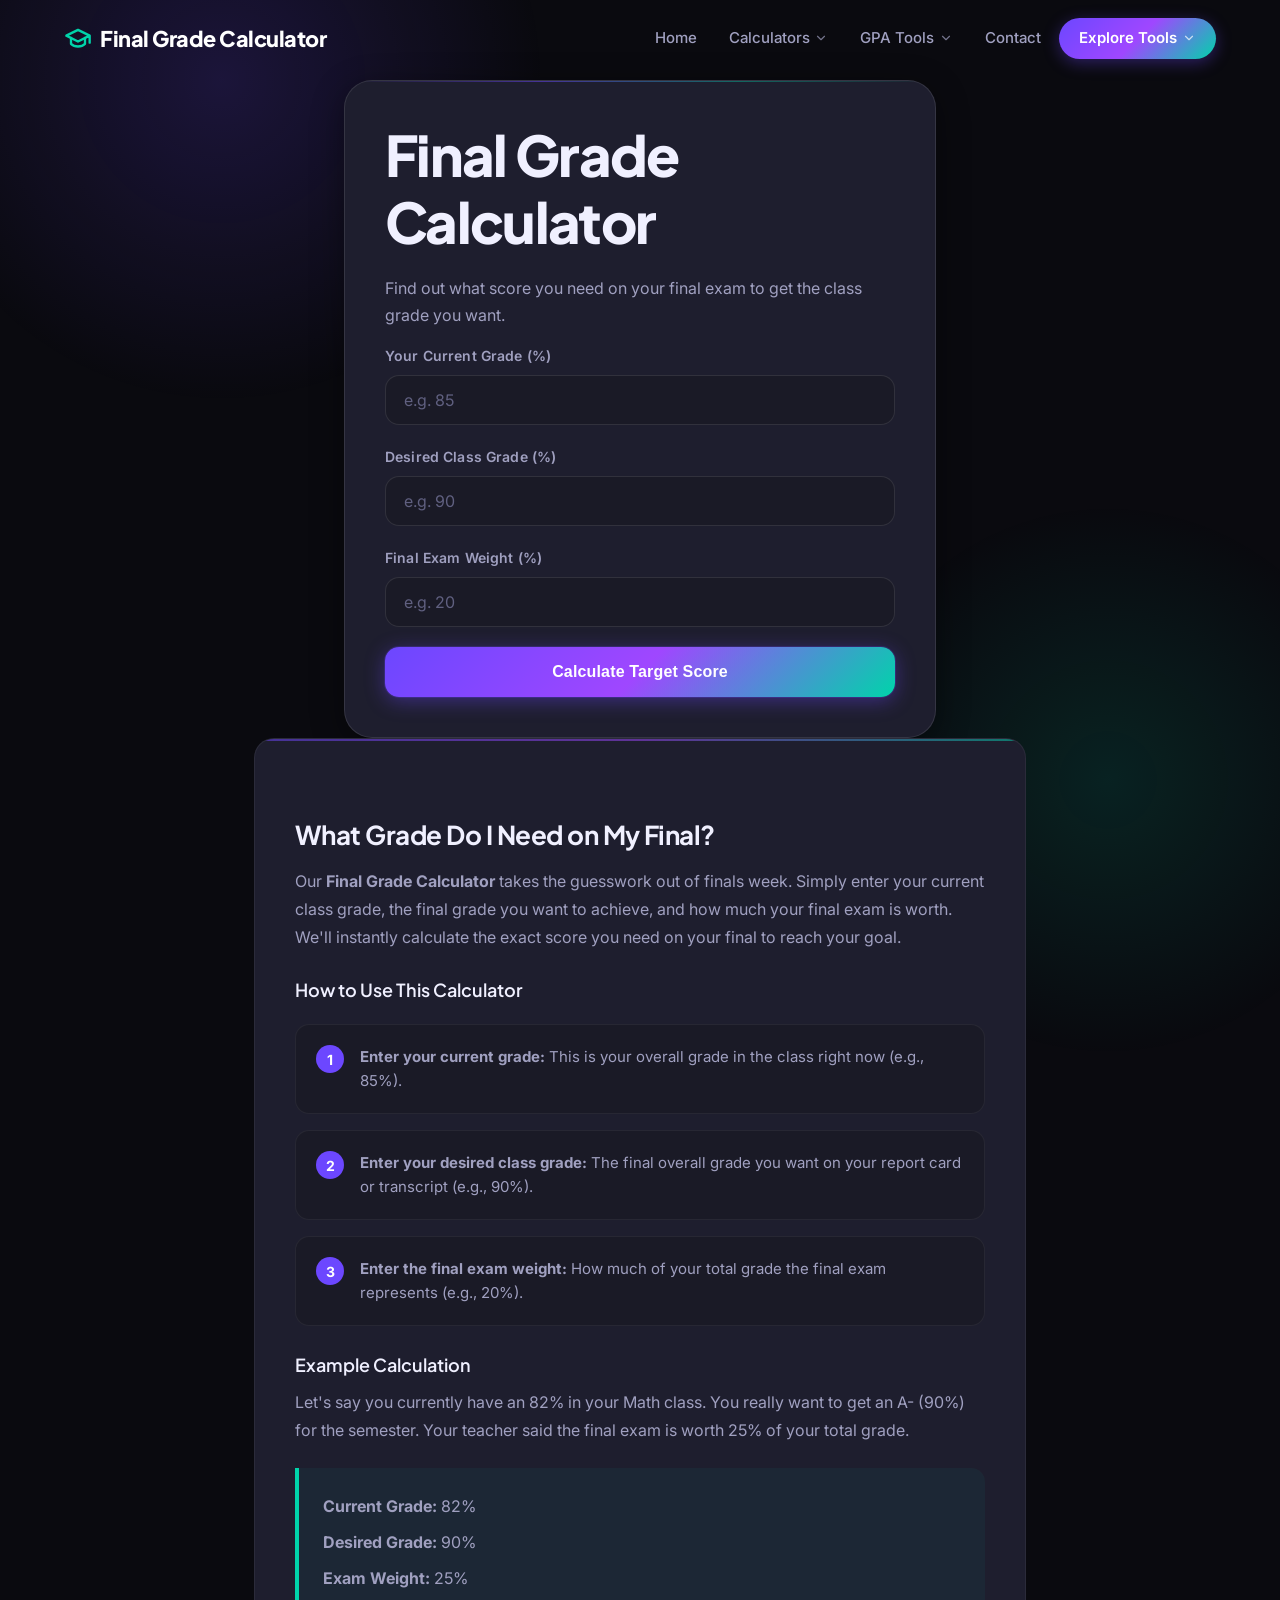
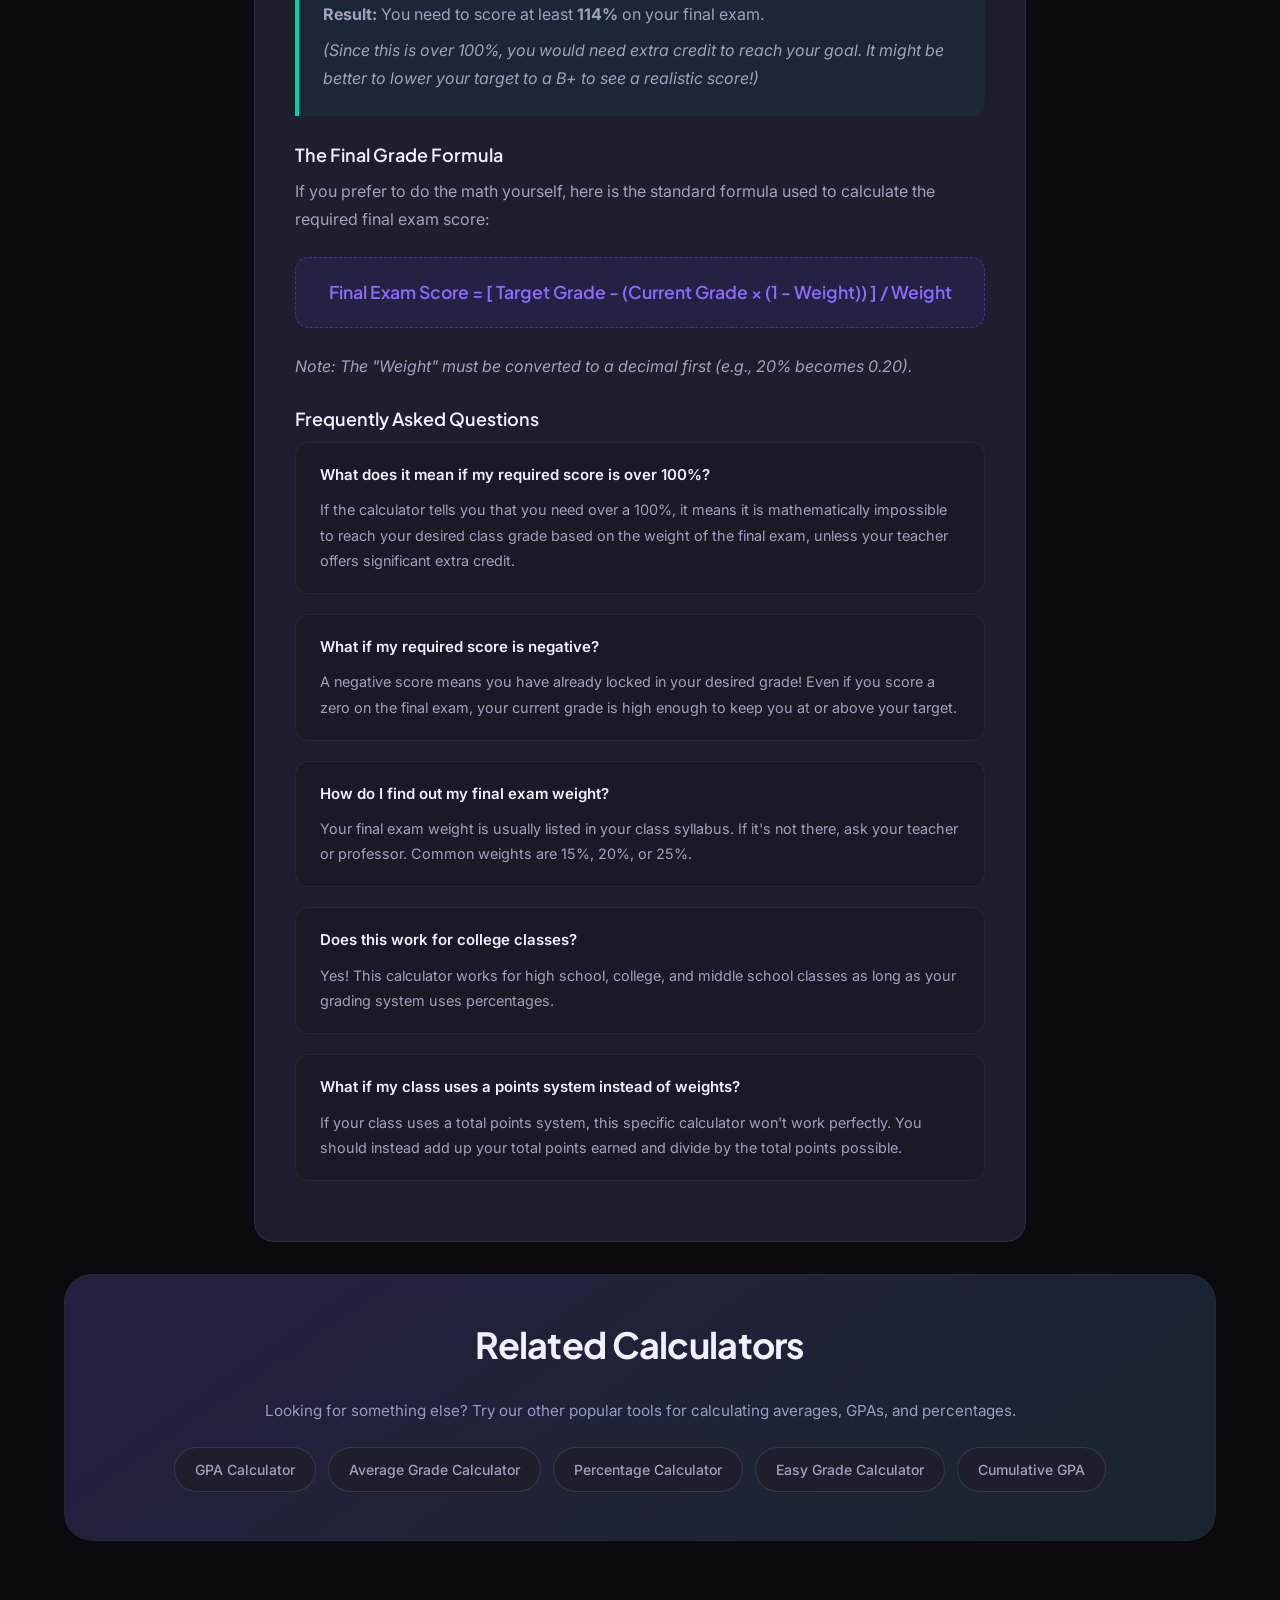
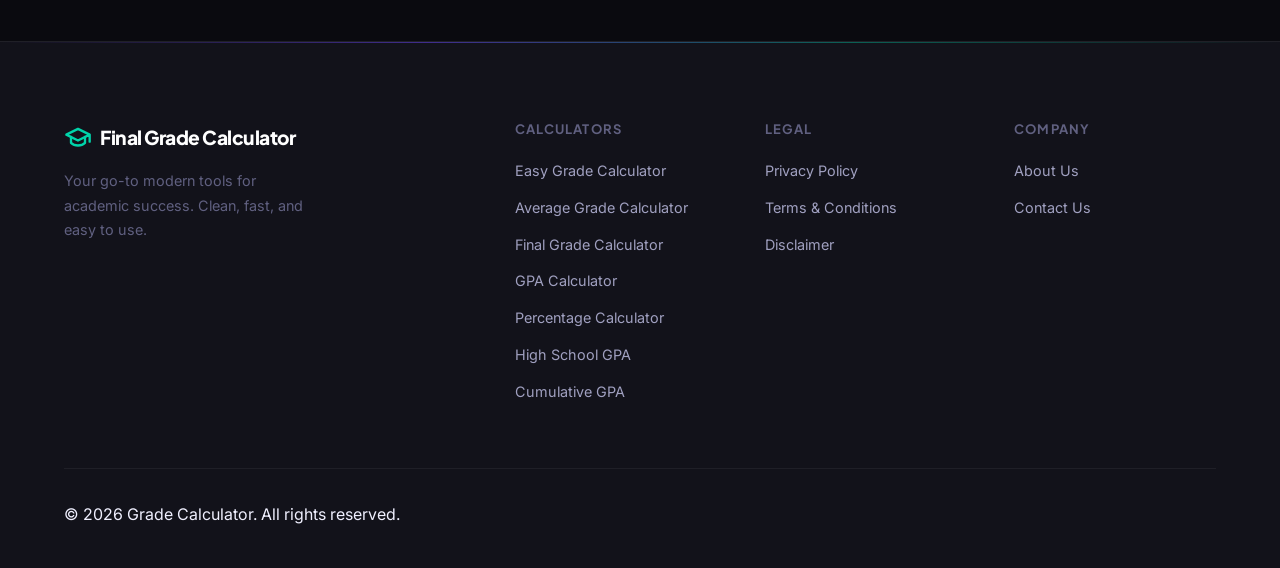
<file: final-grade-calculator/index.html>
<!DOCTYPE html>
<html lang="en">
<head>
  <meta charset="UTF-8">
    <meta name="viewport" content="width=device-width, initial-scale=1.0">

    <!-- Primary SEO -->
    <title>Final Grade Calculator – What Score Do You Need on Your Final Exam?</title>
    <meta name="description" content="Free Final Grade Calculator. Enter your current grade, target grade, and final exam weight to find out exactly what score you need on your final. Instant results.">
    <meta name="keywords" content="final grade calculator, final exam calculator, what grade do I need on my final, final exam score needed, grade needed calculator">
    <meta name="author" content="Grade Calculator">
    <meta name="robots" content="index, follow, max-snippet:-1, max-image-preview:large, max-video-preview:-1">
    <link rel="canonical" href="https://finalgradecalculator.tech/final-grade-calculator/">

    <!-- Open Graph -->
    <meta property="og:type" content="website">
    <meta property="og:site_name" content="Grade Calculator">
    <meta property="og:locale" content="en_US">
    <meta property="og:title" content="Final Grade Calculator – What Score Do You Need on Your Final?">
    <meta property="og:description" content="Enter your current grade, desired grade, and final exam weight to calculate the exact score you need. Free, instant, no sign-up.">
    <meta property="og:url" content="https://finalgradecalculator.tech/final-grade-calculator/">

    <!-- Twitter Card -->
    <meta name="twitter:card" content="summary_large_image">
    <meta name="twitter:title" content="Final Grade Calculator – Exact Score Needed on Your Final">
    <meta name="twitter:description" content="Find out exactly what score you need on your final exam. Enter current grade, target grade, and exam weight.">

    <!-- JSON-LD -->
    <script type="application/ld+json">
    {
      "@context": "https://schema.org",
      "@graph": [
        {
          "@type": "WebApplication",
          "name": "Final Grade Calculator",
          "url": "https://finalgradecalculator.tech/final-grade-calculator/",
          "description": "Calculate the exact score needed on your final exam to achieve your desired class grade.",
          "applicationCategory": "EducationApplication",
          "operatingSystem": "Any",
          "browserRequirements": "Requires JavaScript",
          "offers": {"@type": "Offer", "price": "0", "priceCurrency": "USD"},
          "featureList": ["Final exam score calculation", "Weighted average formula", "Instant results"],
          "provider": {"@type": "Organization", "name": "Grade Calculator", "url": "https://finalgradecalculator.tech"}
        },
        {
          "@type": "BreadcrumbList",
          "itemListElement": [
            {"@type":"ListItem","position":1,"name":"Home","item":"https://finalgradecalculator.tech/"},
            {"@type":"ListItem","position":2,"name":"Final Grade Calculator","item":"https://finalgradecalculator.tech/final-grade-calculator/"}
          ]
        },
        {
          "@type": "FAQPage",
          "mainEntity": [
            {
              "@type": "Question",
              "name": "What if the calculator says I need over 100%?",
              "acceptedAnswer": {"@type": "Answer", "text": "If the result is over 100%, it is mathematically impossible to reach your target grade without extra credit. Try lowering your target grade to see what is achievable."}
            },
            {
              "@type": "Question",
              "name": "What formula does the final grade calculator use?",
              "acceptedAnswer": {"@type": "Answer", "text": "The formula is: Final Exam Grade = (Target Grade - Current Grade × (1 - Final Weight)) / Final Weight. The final weight is expressed as a decimal (e.g. 20% = 0.20)."}
            }
          ]
        }
      ]
    }
    </script>

    <link rel="stylesheet" href="/assets/css/style.css?v=20260416">
    <link rel="stylesheet" href="/assets/css/calculators.css">
</head>
<body>

<header id="site-header" class="site-header">
  <div class="container header-container">
    <a href="/" class="logo"><svg viewBox="0 0 24 24" width="28" height="28" stroke="currentColor" stroke-width="2" fill="none" stroke-linecap="round" stroke-linejoin="round" class="logo-icon"><path d="M22 10v6M2 10l10-5 10 5-10 5z"></path><path d="M6 12v5c3 3 9 3 12 0v-5"></path></svg> Final Grade Calculator</a>
    <nav id="nav-menu" class="nav-menu">
      <ul>
        <li><a href="/">Home</a></li>
        <li class="dropdown">
          <a href="#">Calculators <svg viewBox="0 0 24 24" width="16" height="16" fill="none" stroke="currentColor" stroke-width="2" stroke-linecap="round" stroke-linejoin="round"><path d="m6 9 6 6 6-6"/></svg></a>
          <ul class="dropdown-menu">
            <li><a href="/easy-grade-calculator/">Easy Grade Calculator</a></li>
            <li><a href="/average-grade-calculator/">Average Grade Calculator</a></li>
            <li><a href="/final-grade-calculator/">Final Grade Calculator</a></li>
            <li><a href="/gpa-calculator/">GPA Calculator</a></li>
            <li><a href="/percentage-calculator/">Percentage Calculator</a></li>
          </ul>
        </li>
        <li class="dropdown">
          <a href="#">GPA Tools <svg viewBox="0 0 24 24" width="16" height="16" fill="none" stroke="currentColor" stroke-width="2" stroke-linecap="round" stroke-linejoin="round"><path d="m6 9 6 6 6-6"/></svg></a>
          <ul class="dropdown-menu">
            <li><a href="/high-school-gpa-calculator/">High School GPA Calculator</a></li>
            <li><a href="/cumulative-gpa-calculator/">Cumulative GPA Calculator</a></li>
          </ul>
        </li>
        <li><a href="/contact/">Contact</a></li>
        <li class="dropdown nav-cta">
          <a href="javascript:void(0)" class="dropdown-toggle">Explore Tools <svg viewBox="0 0 24 24" width="16" height="16" fill="none" stroke="currentColor" stroke-width="2" stroke-linecap="round" stroke-linejoin="round"><path d="m6 9 6 6 6-6"/></svg></a>
          <ul class="dropdown-menu mega-grid">
            <li><a href="/easy-grade-calculator/"><span class="tool-icon">🎯</span> Easy Grade</a></li>
            <li><a href="/average-grade-calculator/"><span class="tool-icon">📊</span> Average Grade</a></li>
            <li><a href="/final-grade-calculator/"><span class="tool-icon">🎓</span> Final Grade</a></li>
            <li><a href="/gpa-calculator/"><span class="tool-icon">📐</span> GPA Calc</a></li>
            <li><a href="/percentage-calculator/"><span class="tool-icon">🔢</span> Percentage</a></li>
            <li><a href="/high-school-gpa-calculator/"><span class="tool-icon">🏫</span> High School</a></li>
            <li><a href="/cumulative-gpa-calculator/"><span class="tool-icon">📈</span> Cumulative</a></li>
          </ul>
        </li>
      </ul>
    </nav>
    <button class="mobile-toggle" id="mobile-toggle" aria-label="Toggle Menu">
      <span></span><span></span><span></span>
    </button>
  </div>
</header>

<main>


    <section class="container calculator-wrapper">
        <div class="glass-card">
            <h1>Final Grade Calculator</h1>
            <p>Find out what score you need on your final exam to get the class grade you want.</p>
            
            <form id="final-form" class="calc-form">
                <div class="form-group">
                    <label for="current-grade">Your Current Grade (%)</label>
                    <input type="number" id="current-grade" placeholder="e.g. 85" required step="any">
                </div>
                <div class="form-group">
                    <label for="required-grade">Desired Class Grade (%)</label>
                    <input type="number" id="required-grade" placeholder="e.g. 90" required step="any">
                </div>
                <div class="form-group">
                    <label for="final-weight">Final Exam Weight (%)</label>
                    <input type="number" id="final-weight" placeholder="e.g. 20" required step="any">
                </div>
                
                <button type="submit" class="btn-primary">Calculate Target Score</button>
            </form>

            <div id="final-result-box" class="calc-result-box">
                <div class="result-label">You need to score at least:</div>
                <div id="final-value" class="result-value">0%</div>
                <div id="final-message" class="result-message"></div>
            </div>
        </div>
    </section>



    <section class="container seo-content">
        <div class="content-box">
            <h2>What Grade Do I Need on My Final?</h2>
            <p>Our <strong>Final Grade Calculator</strong> takes the guesswork out of finals week. Simply enter your current class grade, the final grade you want to achieve, and how much your final exam is worth. We'll instantly calculate the exact score you need on your final to reach your goal.</p>

            <h3>How to Use This Calculator</h3>
            <div class="how-to-steps">
                <div class="step-card">
                    <div class="step-number">1</div>
                    <div class="step-text"><strong>Enter your current grade:</strong> This is your overall grade in the class right now (e.g., 85%).</div>
                </div>
                <div class="step-card">
                    <div class="step-number">2</div>
                    <div class="step-text"><strong>Enter your desired class grade:</strong> The final overall grade you want on your report card or transcript (e.g., 90%).</div>
                </div>
                <div class="step-card">
                    <div class="step-number">3</div>
                    <div class="step-text"><strong>Enter the final exam weight:</strong> How much of your total grade the final exam represents (e.g., 20%).</div>
                </div>
            </div>

            <h3>Example Calculation</h3>
            <p>Let's say you currently have an 82% in your Math class. You really want to get an A- (90%) for the semester. Your teacher said the final exam is worth 25% of your total grade.</p>
            <div class="example-box">
                <p><strong>Current Grade:</strong> 82%</p>
                <p><strong>Desired Grade:</strong> 90%</p>
                <p><strong>Exam Weight:</strong> 25%</p>
                <p><strong>Result:</strong> You need to score at least <strong>114%</strong> on your final exam.</p>
                <p><em>(Since this is over 100%, you would need extra credit to reach your goal. It might be better to lower your target to a B+ to see a realistic score!)</em></p>
            </div>

            <h3>The Final Grade Formula</h3>
            <p>If you prefer to do the math yourself, here is the standard formula used to calculate the required final exam score:</p>
            <div class="formula-highlight">
                Final Exam Score = [ Target Grade - (Current Grade × (1 - Weight)) ] / Weight
            </div>
            <p><em>Note: The "Weight" must be converted to a decimal first (e.g., 20% becomes 0.20).</em></p>

            <h3>Frequently Asked Questions</h3>
            <div class="faq-list">
                <div class="faq-item">
                    <div class="faq-question">What does it mean if my required score is over 100%?</div>
                    <p>If the calculator tells you that you need over a 100%, it means it is mathematically impossible to reach your desired class grade based on the weight of the final exam, unless your teacher offers significant extra credit.</p>
                </div>
                <div class="faq-item">
                    <div class="faq-question">What if my required score is negative?</div>
                    <p>A negative score means you have already locked in your desired grade! Even if you score a zero on the final exam, your current grade is high enough to keep you at or above your target.</p>
                </div>
                <div class="faq-item">
                    <div class="faq-question">How do I find out my final exam weight?</div>
                    <p>Your final exam weight is usually listed in your class syllabus. If it's not there, ask your teacher or professor. Common weights are 15%, 20%, or 25%.</p>
                </div>
                <div class="faq-item">
                    <div class="faq-question">Does this work for college classes?</div>
                    <p>Yes! This calculator works for high school, college, and middle school classes as long as your grading system uses percentages.</p>
                </div>
                <div class="faq-item">
                    <div class="faq-question">What if my class uses a points system instead of weights?</div>
                    <p>If your class uses a total points system, this specific calculator won't work perfectly. You should instead add up your total points earned and divide by the total points possible.</p>
                </div>
            </div>
        </div>
    </section>



    <section class="container">
        <div class="related-tools">
            <h2>Related Calculators</h2>
            <p style="color: var(--text-secondary); margin-bottom: 1.5rem; font-size: 0.95rem;">Looking for something else? Try our other popular tools for calculating averages, GPAs, and percentages.</p>
            <div class="tags-container">
                <a href="/gpa-calculator/" class="tool-tag">GPA Calculator</a>
                <a href="/average-grade-calculator/" class="tool-tag">Average Grade Calculator</a>
                <a href="/percentage-calculator/" class="tool-tag">Percentage Calculator</a>
                <a href="/easy-grade-calculator/" class="tool-tag">Easy Grade Calculator</a>
                <a href="/cumulative-gpa-calculator/" class="tool-tag">Cumulative GPA</a>
            </div>
        </div>
    </section>
</main>

<footer class="site-footer">
  <div class="container">
    <div class="footer-grid">
      <div class="footer-col">
        <a href="/" class="logo" style="margin-bottom: 1rem; display: flex;"><svg viewBox="0 0 24 24" width="28" height="28" stroke="currentColor" stroke-width="2" fill="none" stroke-linecap="round" stroke-linejoin="round" class="logo-icon"><path d="M22 10v6M2 10l10-5 10 5-10 5z"></path><path d="M6 12v5c3 3 9 3 12 0v-5"></path></svg> Final Grade Calculator</a>
        <p>Your go-to modern tools for academic success. Clean, fast, and easy to use.</p>
      </div>
      <div class="footer-col">
        <h4>Calculators</h4>
        <ul>
          <li><a href="/easy-grade-calculator/">Easy Grade Calculator</a></li>
          <li><a href="/average-grade-calculator/">Average Grade Calculator</a></li>
          <li><a href="/final-grade-calculator/">Final Grade Calculator</a></li>
          <li><a href="/gpa-calculator/">GPA Calculator</a></li>
          <li><a href="/percentage-calculator/">Percentage Calculator</a></li>
          <li><a href="/high-school-gpa-calculator/">High School GPA</a></li>
          <li><a href="/cumulative-gpa-calculator/">Cumulative GPA</a></li>
        </ul>
      </div>
      <div class="footer-col">
        <h4>Legal</h4>
        <ul>
          <li><a href="/privacy-policy/">Privacy Policy</a></li>
          <li><a href="/terms-conditions/">Terms & Conditions</a></li>
          <li><a href="/disclaimer/">Disclaimer</a></li>
        </ul>
      </div>
      <div class="footer-col">
        <h4>Company</h4>
        <ul>
          <li><a href="/about/">About Us</a></li>
          <li><a href="/contact/">Contact Us</a></li>
        </ul>
      </div>
    </div>
    <div class="footer-bottom">
      &copy; 2026 Grade Calculator. All rights reserved.
    </div>
  </div>
</footer>

<script src="/assets/js/main.js?v=20260416"></script>
<script src="/assets/js/calculators.js?v=20260416"></script>
</body>
</html>
</file>
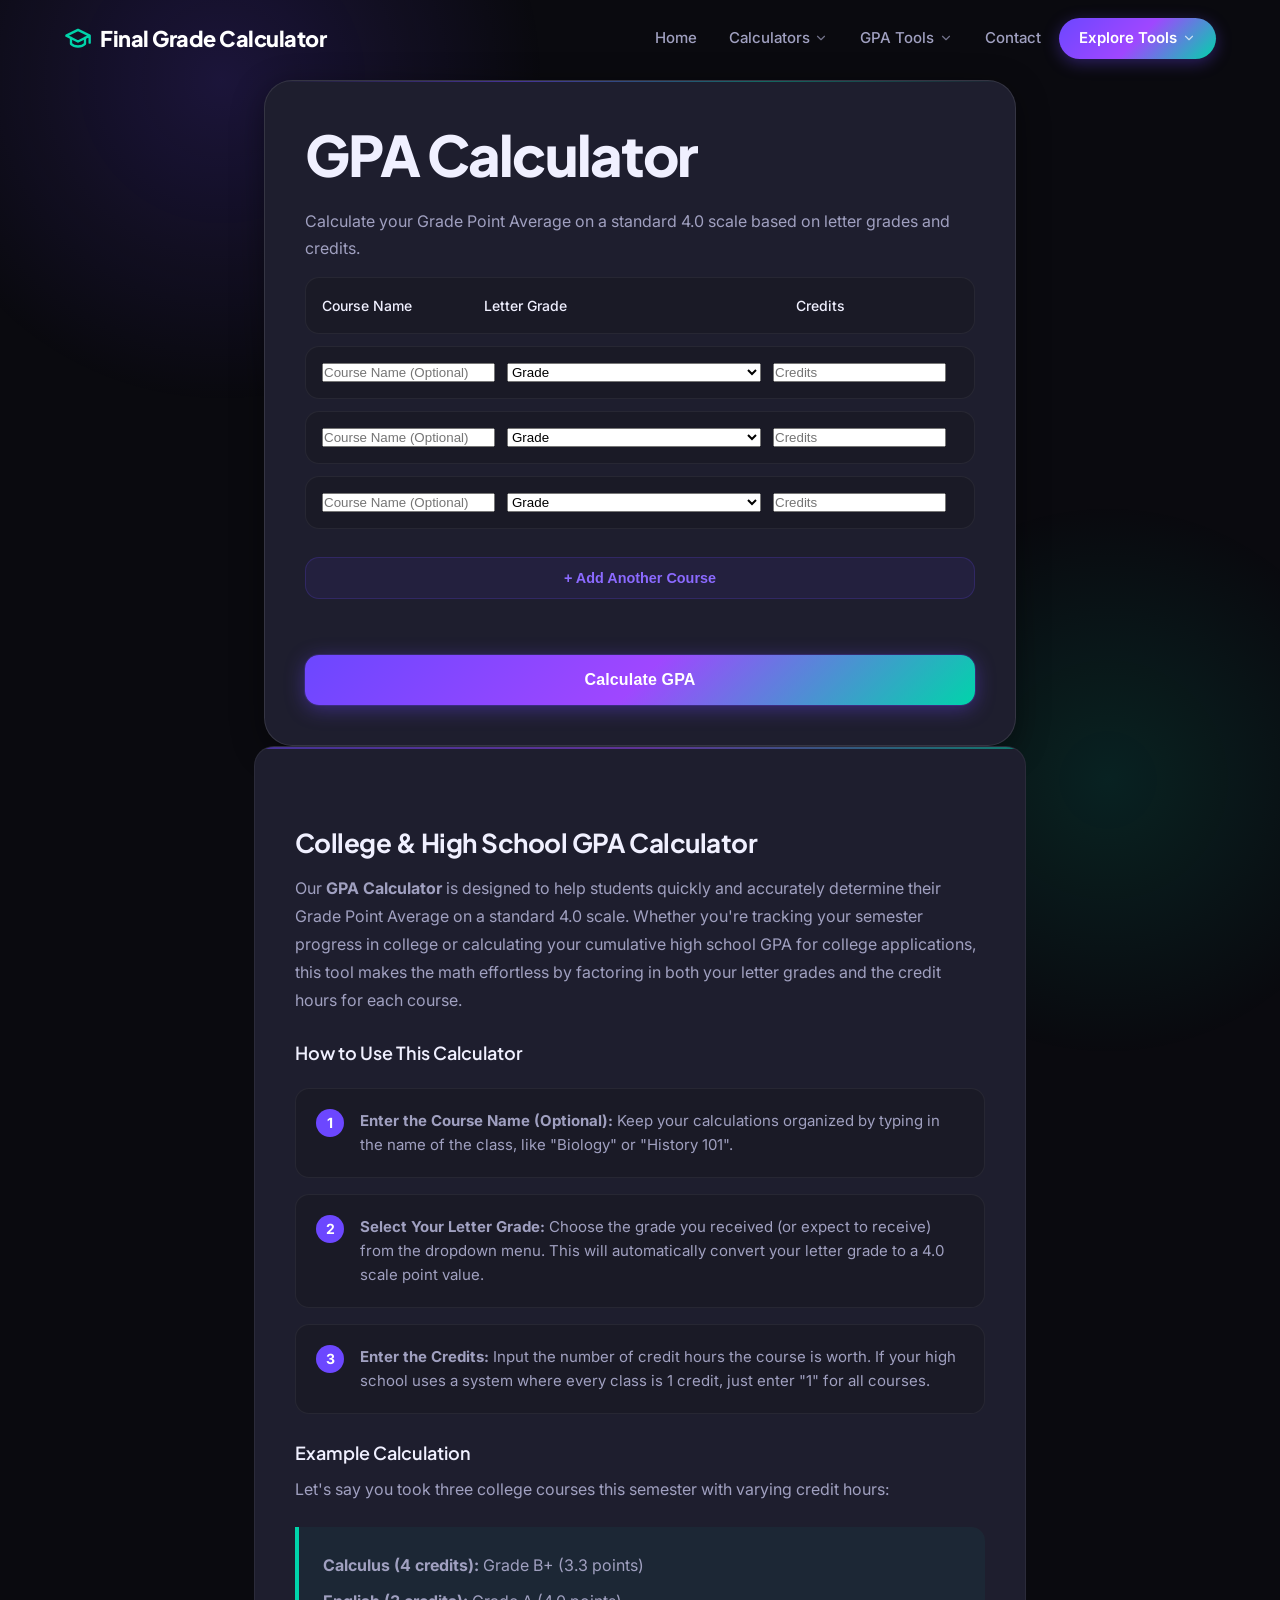
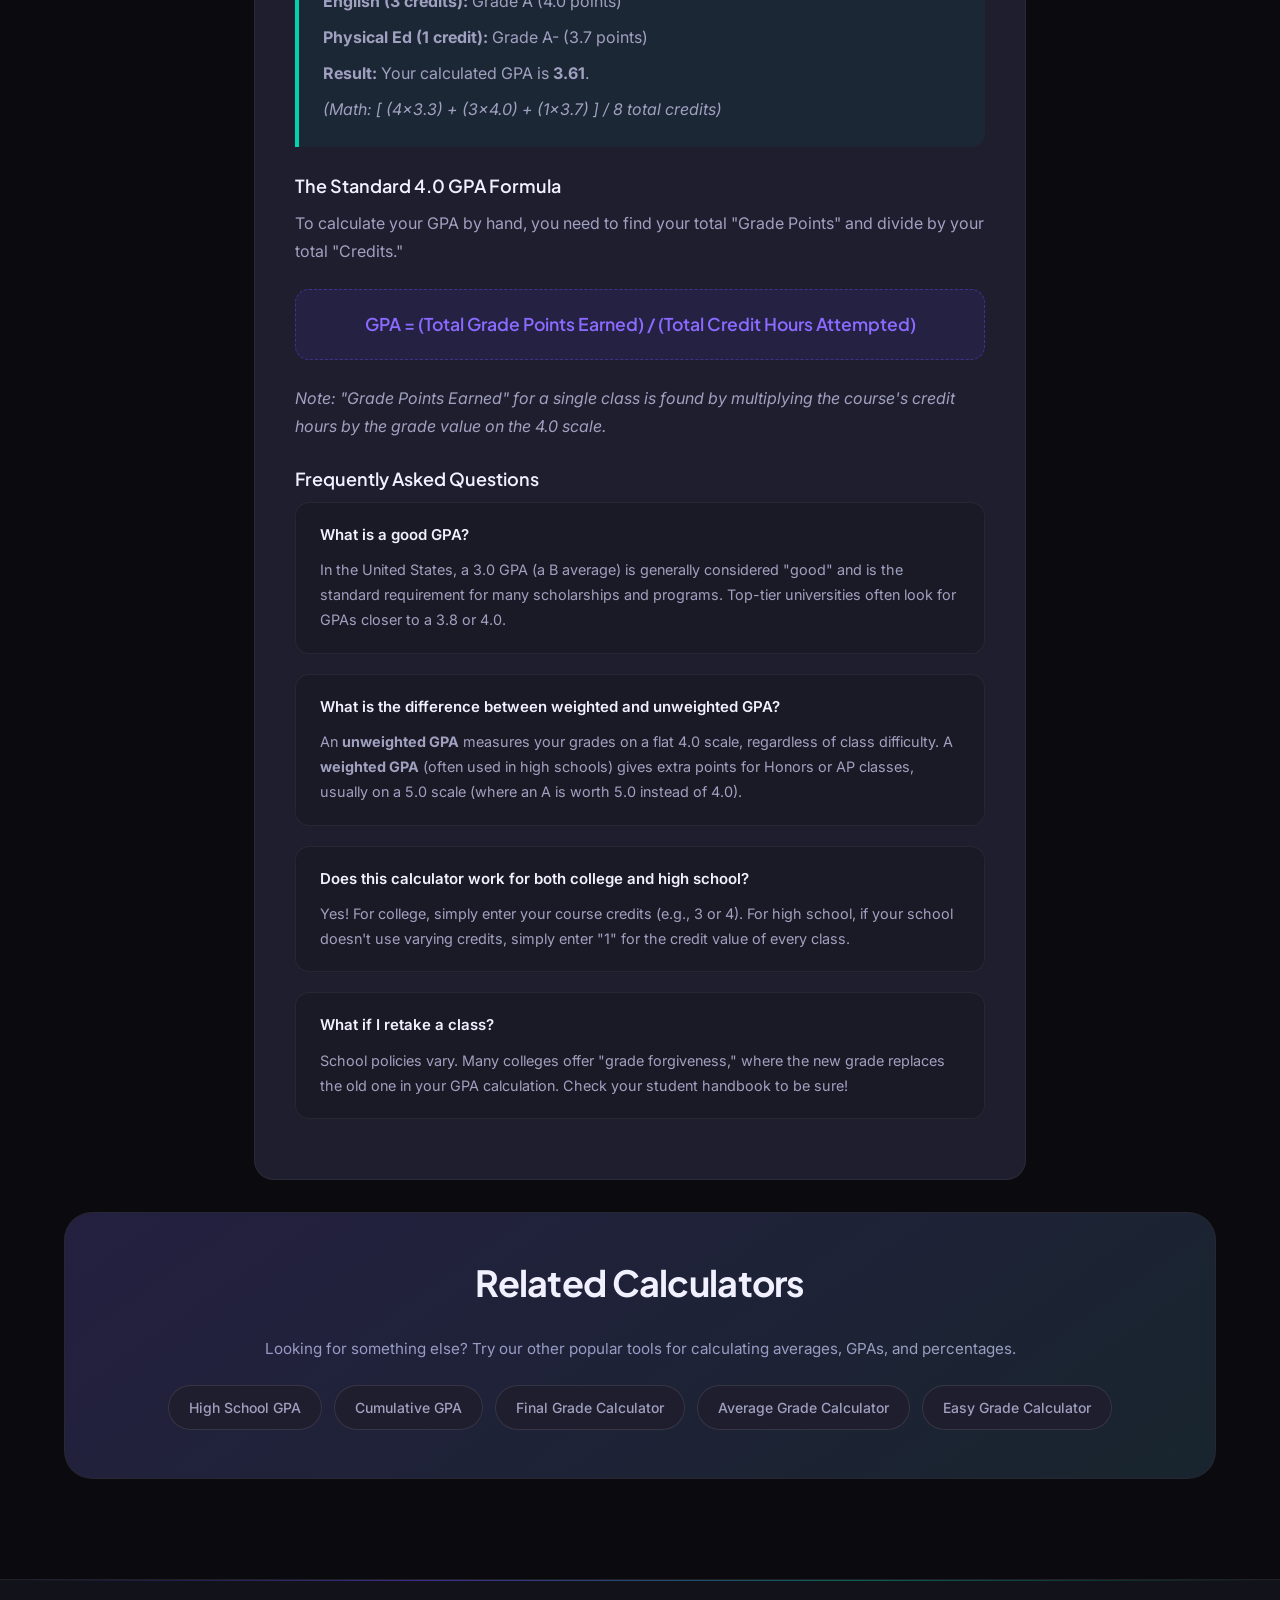
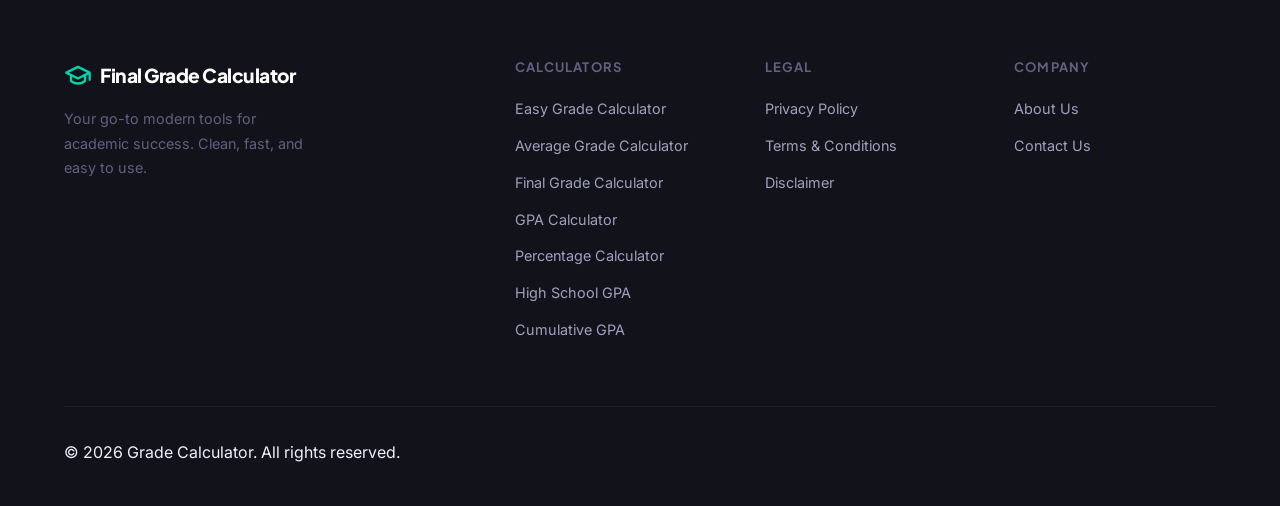
<file: gpa-calculator/index.html>
<!DOCTYPE html>
<html lang="en">
<head>
  <meta charset="UTF-8">
    <meta name="viewport" content="width=device-width, initial-scale=1.0">

    <!-- Primary SEO -->
    <title>GPA Calculator – Calculate Your 4.0 Grade Point Average Free</title>
    <meta name="description" content="Free GPA Calculator. Convert letter grades to a 4.0 GPA scale with credit-hour weighting. Perfect for high school and college students. Instant results.">
    <meta name="keywords" content="GPA calculator, grade point average calculator, 4.0 GPA scale, college GPA calculator, high school GPA calculator, credit hour GPA">
    <meta name="author" content="Grade Calculator">
    <meta name="robots" content="index, follow, max-snippet:-1, max-image-preview:large, max-video-preview:-1">
    <link rel="canonical" href="https://finalgradecalculator.tech/gpa-calculator/">

    <!-- Open Graph -->
    <meta property="og:type" content="website">
    <meta property="og:site_name" content="Grade Calculator">
    <meta property="og:locale" content="en_US">
    <meta property="og:title" content="GPA Calculator – Free 4.0 Grade Point Average Calculator">
    <meta property="og:description" content="Calculate your semester or cumulative GPA on a 4.0 scale. Enter letter grades and credit hours for instant results.">
    <meta property="og:url" content="https://finalgradecalculator.tech/gpa-calculator/">

    <!-- Twitter Card -->
    <meta name="twitter:card" content="summary_large_image">
    <meta name="twitter:title" content="GPA Calculator – Free 4.0 Scale GPA Tool">
    <meta name="twitter:description" content="Convert letter grades to a 4.0 GPA with credit-hour weighting. Free, instant, for high school and college.">

    <!-- JSON-LD -->
    <script type="application/ld+json">
    {
      "@context": "https://schema.org",
      "@graph": [
        {
          "@type": "WebApplication",
          "name": "GPA Calculator",
          "url": "https://finalgradecalculator.tech/gpa-calculator/",
          "description": "Free GPA Calculator that converts letter grades to a 4.0 scale with credit-hour weighting for accurate semester GPA.",
          "applicationCategory": "EducationApplication",
          "operatingSystem": "Any",
          "browserRequirements": "Requires JavaScript",
          "offers": {"@type": "Offer", "price": "0", "priceCurrency": "USD"},
          "featureList": ["4.0 GPA scale", "Credit-hour weighting", "Multiple courses", "Instant calculation"],
          "provider": {"@type": "Organization", "name": "Grade Calculator", "url": "https://finalgradecalculator.tech"}
        },
        {
          "@type": "BreadcrumbList",
          "itemListElement": [
            {"@type":"ListItem","position":1,"name":"Home","item":"https://finalgradecalculator.tech/"},
            {"@type":"ListItem","position":2,"name":"GPA Calculator","item":"https://finalgradecalculator.tech/gpa-calculator/"}
          ]
        },
        {
          "@type": "FAQPage",
          "mainEntity": [
            {
              "@type": "Question",
              "name": "Does this calculate weighted or unweighted GPA?",
              "acceptedAnswer": {"@type": "Answer", "text": "This calculator provides an unweighted GPA on a 4.0 scale, meaning all classes are evaluated equally regardless of difficulty (AP, Honors, or regular)."}
            },
            {
              "@type": "Question",
              "name": "What is a good GPA?",
              "acceptedAnswer": {"@type": "Answer", "text": "In the US, a 3.0 GPA (B average) is generally considered good. Top universities look for GPAs closer to 4.0, while maintaining at least a 2.0 is typically required to remain in good academic standing."}
            }
          ]
        }
      ]
    }
    </script>

    <link rel="stylesheet" href="/assets/css/style.css?v=20260416">
    <link rel="stylesheet" href="/assets/css/calculators.css">
</head>
<body>

<header id="site-header" class="site-header">
  <div class="container header-container">
    <a href="/" class="logo"><svg viewBox="0 0 24 24" width="28" height="28" stroke="currentColor" stroke-width="2" fill="none" stroke-linecap="round" stroke-linejoin="round" class="logo-icon"><path d="M22 10v6M2 10l10-5 10 5-10 5z"></path><path d="M6 12v5c3 3 9 3 12 0v-5"></path></svg> Final Grade Calculator</a>
    <nav id="nav-menu" class="nav-menu">
      <ul>
        <li><a href="/">Home</a></li>
        <li class="dropdown">
          <a href="#">Calculators <svg viewBox="0 0 24 24" width="16" height="16" fill="none" stroke="currentColor" stroke-width="2" stroke-linecap="round" stroke-linejoin="round"><path d="m6 9 6 6 6-6"/></svg></a>
          <ul class="dropdown-menu">
            <li><a href="/easy-grade-calculator/">Easy Grade Calculator</a></li>
            <li><a href="/average-grade-calculator/">Average Grade Calculator</a></li>
            <li><a href="/final-grade-calculator/">Final Grade Calculator</a></li>
            <li><a href="/gpa-calculator/">GPA Calculator</a></li>
            <li><a href="/percentage-calculator/">Percentage Calculator</a></li>
          </ul>
        </li>
        <li class="dropdown">
          <a href="#">GPA Tools <svg viewBox="0 0 24 24" width="16" height="16" fill="none" stroke="currentColor" stroke-width="2" stroke-linecap="round" stroke-linejoin="round"><path d="m6 9 6 6 6-6"/></svg></a>
          <ul class="dropdown-menu">
            <li><a href="/high-school-gpa-calculator/">High School GPA Calculator</a></li>
            <li><a href="/cumulative-gpa-calculator/">Cumulative GPA Calculator</a></li>
          </ul>
        </li>
        <li><a href="/contact/">Contact</a></li>
        <li class="dropdown nav-cta">
          <a href="javascript:void(0)" class="dropdown-toggle">Explore Tools <svg viewBox="0 0 24 24" width="16" height="16" fill="none" stroke="currentColor" stroke-width="2" stroke-linecap="round" stroke-linejoin="round"><path d="m6 9 6 6 6-6"/></svg></a>
          <ul class="dropdown-menu mega-grid">
            <li><a href="/easy-grade-calculator/"><span class="tool-icon">🎯</span> Easy Grade</a></li>
            <li><a href="/average-grade-calculator/"><span class="tool-icon">📊</span> Average Grade</a></li>
            <li><a href="/final-grade-calculator/"><span class="tool-icon">🎓</span> Final Grade</a></li>
            <li><a href="/gpa-calculator/"><span class="tool-icon">📐</span> GPA Calc</a></li>
            <li><a href="/percentage-calculator/"><span class="tool-icon">🔢</span> Percentage</a></li>
            <li><a href="/high-school-gpa-calculator/"><span class="tool-icon">🏫</span> High School</a></li>
            <li><a href="/cumulative-gpa-calculator/"><span class="tool-icon">📈</span> Cumulative</a></li>
          </ul>
        </li>
      </ul>
    </nav>
    <button class="mobile-toggle" id="mobile-toggle" aria-label="Toggle Menu">
      <span></span><span></span><span></span>
    </button>
  </div>
</header>

<main>


    <section class="container calculator-wrapper" style="max-width: 800px;">
        <div class="glass-card">
            <h1>GPA Calculator</h1>
            <p>Calculate your Grade Point Average on a standard 4.0 scale based on letter grades and credits.</p>
            
            <form id="gpa-form" class="calc-form">
                <div id="gpa-rows-container" class="dynamic-rows-container">
                    <!-- Headings only visible on desktop -->
                    <div class="dynamic-row" style="margin-bottom: 0px; font-weight: 500; font-size: 0.875rem; color: var(--text-muted);">
                        <div>Course Name</div>
                        <div>Letter Grade</div>
                        <div>Credits</div>
                        <div></div>
                    </div>
                    <div class="dynamic-row gpa-row">
                        <input type="text" placeholder="Course Name (Optional)" class="gpa-course-name">
                        <select class="gpa-grade-select" required>
                            <option value="" disabled selected>Grade</option>
                            <option value="4.0">A+ (97-100)</option>
                            <option value="4.0">A (93-96)</option>
                            <option value="3.7">A- (90-92)</option>
                            <option value="3.3">B+ (87-89)</option>
                            <option value="3.0">B (83-86)</option>
                            <option value="2.7">B- (80-82)</option>
                            <option value="2.3">C+ (77-79)</option>
                            <option value="2.0">C (73-76)</option>
                            <option value="1.7">C- (70-72)</option>
                            <option value="1.3">D+ (67-69)</option>
                            <option value="1.0">D (65-66)</option>
                            <option value="0.0">F (Below 65)</option>
                        </select>
                        <input type="number" class="gpa-credit-input" placeholder="Credits" required min="1" step="0.5">
                        <div></div>
                    </div>
                    <div class="dynamic-row gpa-row">
                        <input type="text" placeholder="Course Name (Optional)" class="gpa-course-name">
                        <select class="gpa-grade-select" required>
                            <option value="" disabled selected>Grade</option>
                            <option value="4.0">A+ (97-100)</option>
                            <option value="4.0">A (93-96)</option>
                            <option value="3.7">A- (90-92)</option>
                            <option value="3.3">B+ (87-89)</option>
                            <option value="3.0">B (83-86)</option>
                            <option value="2.7">B- (80-82)</option>
                            <option value="2.3">C+ (77-79)</option>
                            <option value="2.0">C (73-76)</option>
                            <option value="1.7">C- (70-72)</option>
                            <option value="1.3">D+ (67-69)</option>
                            <option value="1.0">D (65-66)</option>
                            <option value="0.0">F (Below 65)</option>
                        </select>
                        <input type="number" class="gpa-credit-input" placeholder="Credits" required min="1" step="0.5">
                        <div></div>
                    </div>
                    <div class="dynamic-row gpa-row">
                        <input type="text" placeholder="Course Name (Optional)" class="gpa-course-name">
                        <select class="gpa-grade-select" required>
                            <option value="" disabled selected>Grade</option>
                            <option value="4.0">A+ (97-100)</option>
                            <option value="4.0">A (93-96)</option>
                            <option value="3.7">A- (90-92)</option>
                            <option value="3.3">B+ (87-89)</option>
                            <option value="3.0">B (83-86)</option>
                            <option value="2.7">B- (80-82)</option>
                            <option value="2.3">C+ (77-79)</option>
                            <option value="2.0">C (73-76)</option>
                            <option value="1.7">C- (70-72)</option>
                            <option value="1.3">D+ (67-69)</option>
                            <option value="1.0">D (65-66)</option>
                            <option value="0.0">F (Below 65)</option>
                        </select>
                        <input type="number" class="gpa-credit-input" placeholder="Credits" required min="1" step="0.5">
                        <div></div>
                    </div>
                </div>
                
                <button type="button" class="btn-secondary" onclick="addGPARow()">+ Add Another Course</button>
                <div style="margin-top: 1rem;"></div>
                <button type="submit" class="btn-primary">Calculate GPA</button>
            </form>

            <div id="gpa-result-box" class="calc-result-box">
                <div class="result-label">Your Cumulative GPA</div>
                <div id="gpa-value" class="result-value">0.00</div>
            </div>
        </div>
    </section>



    <section class="container seo-content">
        <div class="content-box">
            <h2>College & High School GPA Calculator</h2>
            <p>Our <strong>GPA Calculator</strong> is designed to help students quickly and accurately determine their Grade Point Average on a standard 4.0 scale. Whether you're tracking your semester progress in college or calculating your cumulative high school GPA for college applications, this tool makes the math effortless by factoring in both your letter grades and the credit hours for each course.</p>

            <h3>How to Use This Calculator</h3>
            <div class="how-to-steps">
                <div class="step-card">
                    <div class="step-number">1</div>
                    <div class="step-text"><strong>Enter the Course Name (Optional):</strong> Keep your calculations organized by typing in the name of the class, like "Biology" or "History 101".</div>
                </div>
                <div class="step-card">
                    <div class="step-number">2</div>
                    <div class="step-text"><strong>Select Your Letter Grade:</strong> Choose the grade you received (or expect to receive) from the dropdown menu. This will automatically convert your letter grade to a 4.0 scale point value.</div>
                </div>
                <div class="step-card">
                    <div class="step-number">3</div>
                    <div class="step-text"><strong>Enter the Credits:</strong> Input the number of credit hours the course is worth. If your high school uses a system where every class is 1 credit, just enter "1" for all courses.</div>
                </div>
            </div>

            <h3>Example Calculation</h3>
            <p>Let's say you took three college courses this semester with varying credit hours:</p>
            <div class="example-box">
                <p><strong>Calculus (4 credits):</strong> Grade B+ (3.3 points)</p>
                <p><strong>English (3 credits):</strong> Grade A (4.0 points)</p>
                <p><strong>Physical Ed (1 credit):</strong> Grade A- (3.7 points)</p>
                <p><strong>Result:</strong> Your calculated GPA is <strong>3.61</strong>.</p>
                <p><em>(Math: [ (4×3.3) + (3×4.0) + (1×3.7) ] / 8 total credits)</em></p>
            </div>

            <h3>The Standard 4.0 GPA Formula</h3>
            <p>To calculate your GPA by hand, you need to find your total "Grade Points" and divide by your total "Credits."</p>
            <div class="formula-highlight">
                GPA = (Total Grade Points Earned) / (Total Credit Hours Attempted)
            </div>
            <p><em>Note: "Grade Points Earned" for a single class is found by multiplying the course's credit hours by the grade value on the 4.0 scale.</em></p>

            <h3>Frequently Asked Questions</h3>
            <div class="faq-list">
                <div class="faq-item">
                    <div class="faq-question">What is a good GPA?</div>
                    <p>In the United States, a 3.0 GPA (a B average) is generally considered "good" and is the standard requirement for many scholarships and programs. Top-tier universities often look for GPAs closer to a 3.8 or 4.0.</p>
                </div>
                <div class="faq-item">
                    <div class="faq-question">What is the difference between weighted and unweighted GPA?</div>
                    <p>An <strong>unweighted GPA</strong> measures your grades on a flat 4.0 scale, regardless of class difficulty. A <strong>weighted GPA</strong> (often used in high schools) gives extra points for Honors or AP classes, usually on a 5.0 scale (where an A is worth 5.0 instead of 4.0).</p>
                </div>
                <div class="faq-item">
                    <div class="faq-question">Does this calculator work for both college and high school?</div>
                    <p>Yes! For college, simply enter your course credits (e.g., 3 or 4). For high school, if your school doesn't use varying credits, simply enter "1" for the credit value of every class.</p>
                </div>
                <div class="faq-item">
                    <div class="faq-question">What if I retake a class?</div>
                    <p>School policies vary. Many colleges offer "grade forgiveness," where the new grade replaces the old one in your GPA calculation. Check your student handbook to be sure!</p>
                </div>
            </div>
        </div>
    </section>

    <section class="container">
        <div class="related-tools">
            <h2>Related Calculators</h2>
            <p style="color: var(--text-secondary); margin-bottom: 1.5rem; font-size: 0.95rem;">Looking for something else? Try our other popular tools for calculating averages, GPAs, and percentages.</p>
            <div class="tags-container">
                <a href="/high-school-gpa-calculator/" class="tool-tag">High School GPA</a>
                <a href="/cumulative-gpa-calculator/" class="tool-tag">Cumulative GPA</a>
                <a href="/final-grade-calculator/" class="tool-tag">Final Grade Calculator</a>
                <a href="/average-grade-calculator/" class="tool-tag">Average Grade Calculator</a>
                <a href="/easy-grade-calculator/" class="tool-tag">Easy Grade Calculator</a>
            </div>
        </div>
    </section>
</main>

<footer class="site-footer">
  <div class="container">
    <div class="footer-grid">
      <div class="footer-col">
        <a href="/" class="logo" style="margin-bottom: 1rem; display: flex;"><svg viewBox="0 0 24 24" width="28" height="28" stroke="currentColor" stroke-width="2" fill="none" stroke-linecap="round" stroke-linejoin="round" class="logo-icon"><path d="M22 10v6M2 10l10-5 10 5-10 5z"></path><path d="M6 12v5c3 3 9 3 12 0v-5"></path></svg> Final Grade Calculator</a>
        <p>Your go-to modern tools for academic success. Clean, fast, and easy to use.</p>
      </div>
      <div class="footer-col">
        <h4>Calculators</h4>
        <ul>
          <li><a href="/easy-grade-calculator/">Easy Grade Calculator</a></li>
          <li><a href="/average-grade-calculator/">Average Grade Calculator</a></li>
          <li><a href="/final-grade-calculator/">Final Grade Calculator</a></li>
          <li><a href="/gpa-calculator/">GPA Calculator</a></li>
          <li><a href="/percentage-calculator/">Percentage Calculator</a></li>
          <li><a href="/high-school-gpa-calculator/">High School GPA</a></li>
          <li><a href="/cumulative-gpa-calculator/">Cumulative GPA</a></li>
        </ul>
      </div>
      <div class="footer-col">
        <h4>Legal</h4>
        <ul>
          <li><a href="/privacy-policy/">Privacy Policy</a></li>
          <li><a href="/terms-conditions/">Terms & Conditions</a></li>
          <li><a href="/disclaimer/">Disclaimer</a></li>
        </ul>
      </div>
      <div class="footer-col">
        <h4>Company</h4>
        <ul>
          <li><a href="/about/">About Us</a></li>
          <li><a href="/contact/">Contact Us</a></li>
        </ul>
      </div>
    </div>
    <div class="footer-bottom">
      &copy; 2026 Grade Calculator. All rights reserved.
    </div>
  </div>
</footer>

<script src="/assets/js/main.js?v=20260416"></script>
<script src="/assets/js/calculators.js?v=20260416"></script>
</body>
</html>
</file>
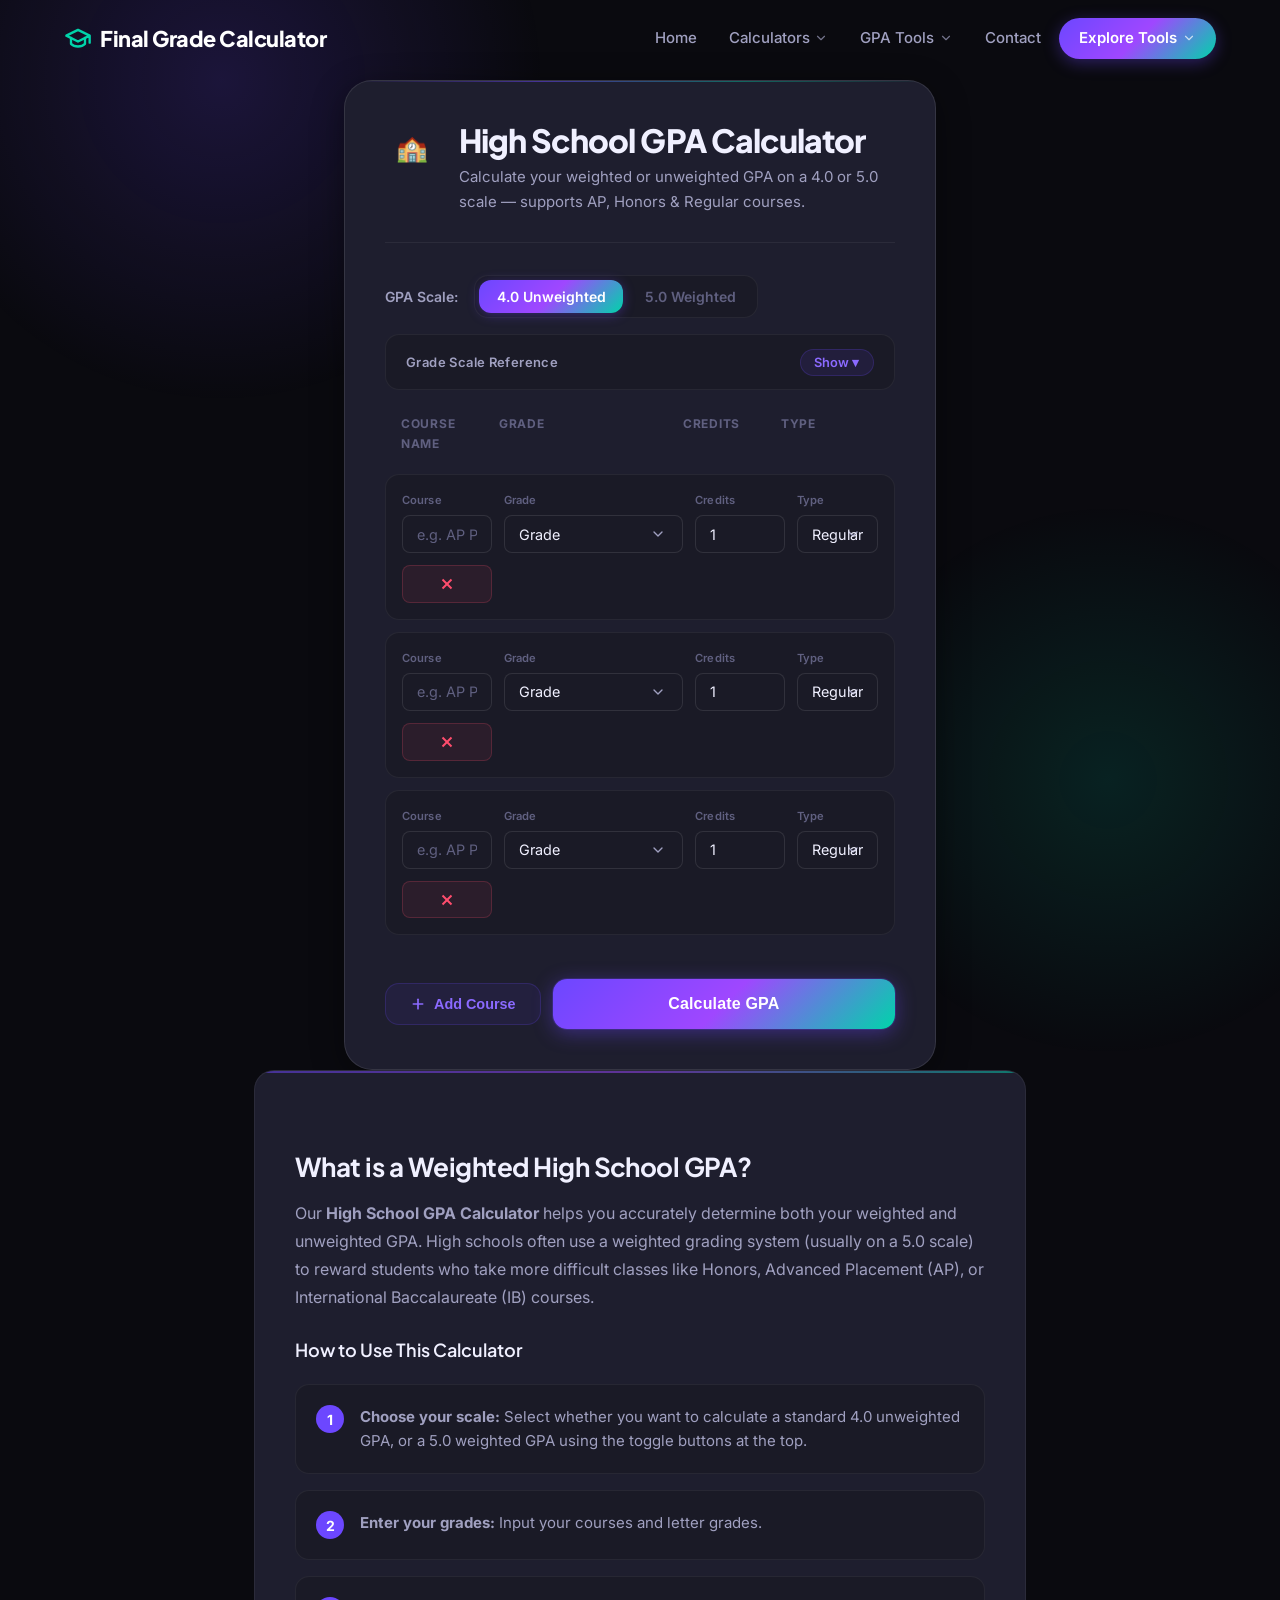
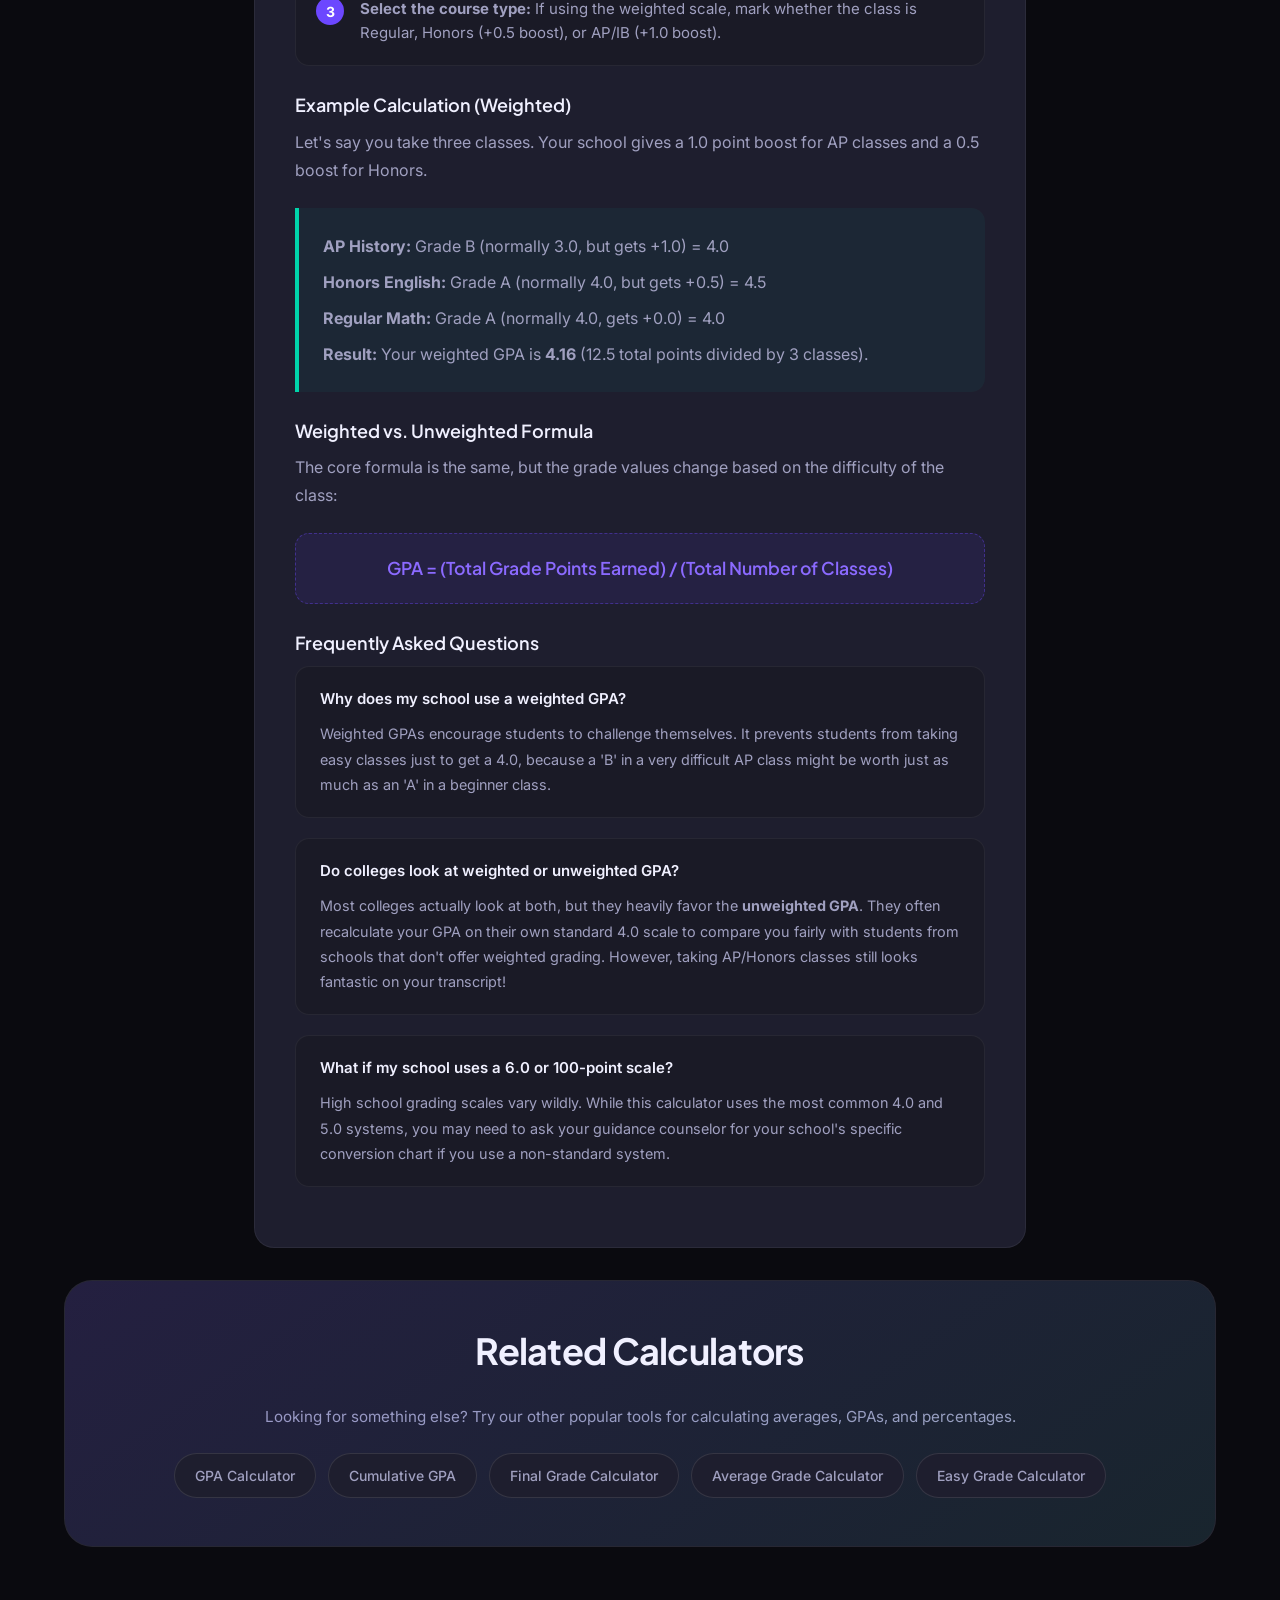
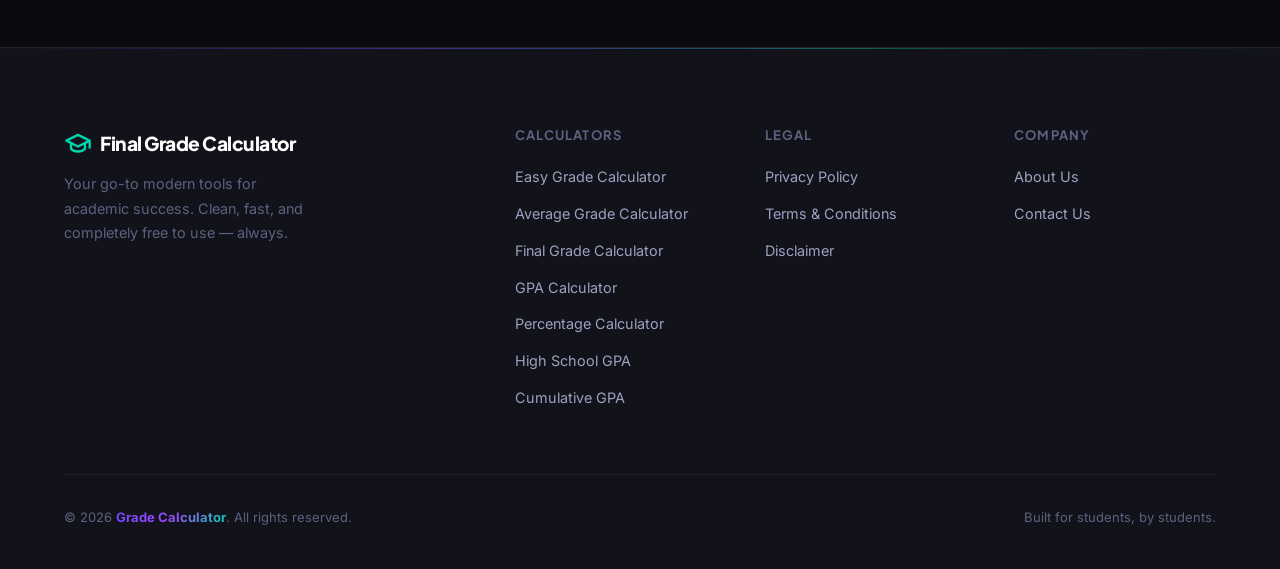
<file: high-school-gpa-calculator/index.html>
<!DOCTYPE html>
<html lang="en">
<head>
  <meta charset="UTF-8">
  <meta name="viewport" content="width=device-width, initial-scale=1.0">

  <!-- Primary SEO -->
  <title>High School GPA Calculator – Weighted & Unweighted 4.0 / 5.0 Scale</title>
  <meta name="description" content="Free High School GPA Calculator. Calculate weighted or unweighted GPA on a 4.0 or 5.0 scale with support for AP, Honors, and Regular courses. Instant results.">
  <meta name="keywords" content="high school GPA calculator, weighted GPA calculator, unweighted GPA calculator, 4.0 GPA, 5.0 GPA, AP GPA calculator, honors GPA calculator">
  <meta name="author" content="Grade Calculator">
  <meta name="robots" content="index, follow, max-snippet:-1, max-image-preview:large, max-video-preview:-1">
  <link rel="canonical" href="https://finalgradecalculator.tech/high-school-gpa-calculator/">

  <!-- Open Graph -->
  <meta property="og:type" content="website">
  <meta property="og:site_name" content="Grade Calculator">
  <meta property="og:locale" content="en_US">
  <meta property="og:title" content="High School GPA Calculator – Weighted & Unweighted 4.0/5.0">
  <meta property="og:description" content="Calculate your weighted or unweighted high school GPA. Supports AP, Honors, and Regular courses on 4.0 and 5.0 scales. Free and instant.">
  <meta property="og:url" content="https://finalgradecalculator.tech/high-school-gpa-calculator/">

  <!-- Twitter Card -->
  <meta name="twitter:card" content="summary_large_image">
  <meta name="twitter:title" content="High School GPA Calculator – Weighted & Unweighted">
  <meta name="twitter:description" content="Calculate weighted or unweighted high school GPA on a 4.0 or 5.0 scale. Supports AP, Honors, and Regular courses.">

  <!-- JSON-LD -->
  <script type="application/ld+json">
  {
    "@context": "https://schema.org",
    "@graph": [
      {
        "@type": "WebApplication",
        "name": "High School GPA Calculator",
        "url": "https://finalgradecalculator.tech/high-school-gpa-calculator/",
        "description": "Free high school GPA calculator supporting weighted and unweighted GPA on 4.0 and 5.0 scales with AP, Honors, and Regular course types.",
        "applicationCategory": "EducationApplication",
        "operatingSystem": "Any",
        "browserRequirements": "Requires JavaScript",
        "offers": {"@type": "Offer", "price": "0", "priceCurrency": "USD"},
        "featureList": ["4.0 and 5.0 GPA scales", "AP, Honors, Regular course types", "Weighted and unweighted GPA", "Dynamic course rows", "Grade scale reference table"],
        "provider": {"@type": "Organization", "name": "Grade Calculator", "url": "https://finalgradecalculator.tech"}
      },
      {
        "@type": "BreadcrumbList",
        "itemListElement": [
          {"@type":"ListItem","position":1,"name":"Home","item":"https://finalgradecalculator.tech/"},
          {"@type":"ListItem","position":2,"name":"High School GPA Calculator","item":"https://finalgradecalculator.tech/high-school-gpa-calculator/"}
        ]
      },
      {
        "@type": "FAQPage",
        "mainEntity": [
          {
            "@type": "Question",
            "name": "Which GPA scale do colleges prefer?",
            "acceptedAnswer": {"@type": "Answer", "text": "Most colleges recalculate GPA on their own scale. However, a weighted GPA demonstrates willingness to take challenging courses, which is a positive signal in college applications."}
          },
          {
            "@type": "Question",
            "name": "What is a good high school GPA?",
            "acceptedAnswer": {"@type": "Answer", "text": "A 3.5+ unweighted GPA is considered strong for most college applications. Top universities look for students with 3.9+ unweighted or 4.5+ weighted GPAs."}
          },
          {
            "@type": "Question",
            "name": "What is the difference between weighted and unweighted GPA?",
            "acceptedAnswer": {"@type": "Answer", "text": "An unweighted GPA (4.0 scale) treats all classes equally. A weighted GPA (5.0 scale) rewards harder coursework — an A in an AP class is worth 5.0 vs 4.0 in a regular class."}
          }
        ]
      }
    ]
  }
  </script>

  <link rel="stylesheet" href="/assets/css/style.css?v=20260416">
  <link rel="stylesheet" href="/assets/css/calculators.css">
</head>
<body>

<div class="nav-overlay" id="nav-overlay"></div>

<header id="site-header" class="site-header">
  <div class="container header-container">
    <a href="/" class="logo"><svg viewBox="0 0 24 24" width="28" height="28" stroke="currentColor" stroke-width="2" fill="none" stroke-linecap="round" stroke-linejoin="round" class="logo-icon"><path d="M22 10v6M2 10l10-5 10 5-10 5z"></path><path d="M6 12v5c3 3 9 3 12 0v-5"></path></svg> Final Grade Calculator</a>
    <nav id="nav-menu" class="nav-menu">
      <ul>
        <li><a href="/">Home</a></li>
        <li class="dropdown">
          <a href="#">Calculators <svg viewBox="0 0 24 24" width="16" height="16" fill="none" stroke="currentColor" stroke-width="2" stroke-linecap="round" stroke-linejoin="round"><path d="m6 9 6 6 6-6"/></svg></a>
          <ul class="dropdown-menu">
            <li><a href="/easy-grade-calculator/">Easy Grade Calculator</a></li>
            <li><a href="/average-grade-calculator/">Average Grade Calculator</a></li>
            <li><a href="/final-grade-calculator/">Final Grade Calculator</a></li>
            <li><a href="/gpa-calculator/">GPA Calculator</a></li>
            <li><a href="/percentage-calculator/">Percentage Calculator</a></li>
          </ul>
        </li>
        <li class="dropdown">
          <a href="#">GPA Tools <svg viewBox="0 0 24 24" width="16" height="16" fill="none" stroke="currentColor" stroke-width="2" stroke-linecap="round" stroke-linejoin="round"><path d="m6 9 6 6 6-6"/></svg></a>
          <ul class="dropdown-menu">
            <li><a href="/high-school-gpa-calculator/">High School GPA Calculator</a></li>
            <li><a href="/cumulative-gpa-calculator/">Cumulative GPA Calculator</a></li>
          </ul>
        </li>
        <li><a href="/contact/">Contact</a></li>
        <li class="dropdown nav-cta">
          <a href="javascript:void(0)" class="dropdown-toggle">Explore Tools <svg viewBox="0 0 24 24" width="16" height="16" fill="none" stroke="currentColor" stroke-width="2" stroke-linecap="round" stroke-linejoin="round"><path d="m6 9 6 6 6-6"/></svg></a>
          <ul class="dropdown-menu mega-grid">
            <li><a href="/easy-grade-calculator/"><span class="tool-icon">🎯</span> Easy Grade</a></li>
            <li><a href="/average-grade-calculator/"><span class="tool-icon">📊</span> Average Grade</a></li>
            <li><a href="/final-grade-calculator/"><span class="tool-icon">🎓</span> Final Grade</a></li>
            <li><a href="/gpa-calculator/"><span class="tool-icon">📐</span> GPA Calc</a></li>
            <li><a href="/percentage-calculator/"><span class="tool-icon">🔢</span> Percentage</a></li>
            <li><a href="/high-school-gpa-calculator/"><span class="tool-icon">🏫</span> High School</a></li>
            <li><a href="/cumulative-gpa-calculator/"><span class="tool-icon">📈</span> Cumulative</a></li>
          </ul>
        </li>
      </ul>
    </nav>
    <button class="mobile-toggle" id="mobile-toggle" aria-label="Toggle Menu">
      <span></span><span></span><span></span>
    </button>
  </div>
</header>

<main>

  <!-- ════ CALCULATOR ════ -->
  <section class="container calculator-wrapper hs-gpa-wrapper">
    <div class="glass-card">

      <!-- Page title -->
      <div class="calc-page-header">
        <div class="calc-icon-wrap icon-orange">🏫</div>
        <div>
          <h1>High School GPA Calculator</h1>
          <p>Calculate your weighted or unweighted GPA on a 4.0 or 5.0 scale — supports AP, Honors &amp; Regular courses.</p>
        </div>
      </div>

      <!-- Scale toggle -->
      <div class="scale-toggle-bar">
        <span class="scale-label">GPA Scale:</span>
        <div class="scale-tabs" role="group">
          <button type="button" class="scale-tab active" data-scale="4" id="tab-4">4.0 Unweighted</button>
          <button type="button" class="scale-tab" data-scale="5" id="tab-5">5.0 Weighted</button>
        </div>
      </div>

      <!-- GPA Scale reference table -->
      <div class="gpa-scale-panel" id="scale-panel">
        <div class="scale-table-header">
          <span>Grade Scale Reference</span>
          <button type="button" class="scale-toggle-btn" id="toggle-scale-table">Show ▾</button>
        </div>
        <div class="scale-table-body" id="scale-table-body" style="display:none;">
          <table class="gpa-scale-table" id="gpa-scale-table">
            <thead>
              <tr>
                <th>Letter</th>
                <th>Percentage</th>
                <th>Regular (4.0)</th>
                <th>Honors (+0.5)</th>
                <th>AP/IB (+1.0)</th>
              </tr>
            </thead>
            <tbody id="scale-tbody">
              <!-- filled by JS -->
            </tbody>
          </table>
        </div>
      </div>

      <!-- Form -->
      <form id="hs-gpa-form" class="calc-form" novalidate>

        <!-- Column headers -->
        <div class="gpa-col-headers">
          <span>Course Name</span>
          <span>Grade</span>
          <span>Credits</span>
          <span>Type</span>
          <span></span>
        </div>

        <div id="hs-rows-container" class="dynamic-rows-container">
          <!-- rows injected by JS -->
        </div>

        <div class="form-actions">
          <button type="button" class="btn-secondary" id="add-hs-row">
            <svg viewBox="0 0 24 24" width="16" height="16" fill="none" stroke="currentColor" stroke-width="2.5" stroke-linecap="round" stroke-linejoin="round"><line x1="12" y1="5" x2="12" y2="19"/><line x1="5" y1="12" x2="19" y2="12"/></svg>
            Add Course
          </button>
          <button type="submit" class="btn-primary">Calculate GPA</button>
        </div>
      </form>

      <!-- Result -->
      <div id="hs-result-box" class="calc-result-box">
        <div class="result-grid">
          <div class="result-col">
            <div class="result-label">Your GPA</div>
            <div id="hs-gpa-value" class="result-value">0.00</div>
          </div>
          <div class="result-col">
            <div class="result-label">Total Credits</div>
            <div id="hs-credits-value" class="result-value result-value--sm">0</div>
          </div>
          <div class="result-col">
            <div class="result-label">Letter Grade</div>
            <div id="hs-letter-value" class="result-value result-value--sm">—</div>
          </div>
        </div>
        <div id="hs-gpa-message" class="result-message"></div>
      </div>

    </div>
  </section>

  <!-- ════ SEO CONTENT ════ -->
  <section class="container seo-content">
    <div class="content-box">
        <h2>What is a Weighted High School GPA?</h2>
        <p>Our <strong>High School GPA Calculator</strong> helps you accurately determine both your weighted and unweighted GPA. High schools often use a weighted grading system (usually on a 5.0 scale) to reward students who take more difficult classes like Honors, Advanced Placement (AP), or International Baccalaureate (IB) courses.</p>

        <h3>How to Use This Calculator</h3>
        <div class="how-to-steps">
            <div class="step-card">
                <div class="step-number">1</div>
                <div class="step-text"><strong>Choose your scale:</strong> Select whether you want to calculate a standard 4.0 unweighted GPA, or a 5.0 weighted GPA using the toggle buttons at the top.</div>
            </div>
            <div class="step-card">
                <div class="step-number">2</div>
                <div class="step-text"><strong>Enter your grades:</strong> Input your courses and letter grades.</div>
            </div>
            <div class="step-card">
                <div class="step-number">3</div>
                <div class="step-text"><strong>Select the course type:</strong> If using the weighted scale, mark whether the class is Regular, Honors (+0.5 boost), or AP/IB (+1.0 boost).</div>
            </div>
        </div>

        <h3>Example Calculation (Weighted)</h3>
        <p>Let's say you take three classes. Your school gives a 1.0 point boost for AP classes and a 0.5 boost for Honors.</p>
        <div class="example-box">
            <p><strong>AP History:</strong> Grade B (normally 3.0, but gets +1.0) = 4.0</p>
            <p><strong>Honors English:</strong> Grade A (normally 4.0, but gets +0.5) = 4.5</p>
            <p><strong>Regular Math:</strong> Grade A (normally 4.0, gets +0.0) = 4.0</p>
            <p><strong>Result:</strong> Your weighted GPA is <strong>4.16</strong> (12.5 total points divided by 3 classes).</p>
        </div>

        <h3>Weighted vs. Unweighted Formula</h3>
        <p>The core formula is the same, but the grade values change based on the difficulty of the class:</p>
        <div class="formula-highlight">
            GPA = (Total Grade Points Earned) / (Total Number of Classes)
        </div>

        <h3>Frequently Asked Questions</h3>
        <div class="faq-list">
            <div class="faq-item">
                <div class="faq-question">Why does my school use a weighted GPA?</div>
                <p>Weighted GPAs encourage students to challenge themselves. It prevents students from taking easy classes just to get a 4.0, because a 'B' in a very difficult AP class might be worth just as much as an 'A' in a beginner class.</p>
            </div>
            <div class="faq-item">
                <div class="faq-question">Do colleges look at weighted or unweighted GPA?</div>
                <p>Most colleges actually look at both, but they heavily favor the <strong>unweighted GPA</strong>. They often recalculate your GPA on their own standard 4.0 scale to compare you fairly with students from schools that don't offer weighted grading. However, taking AP/Honors classes still looks fantastic on your transcript!</p>
            </div>
            <div class="faq-item">
                <div class="faq-question">What if my school uses a 6.0 or 100-point scale?</div>
                <p>High school grading scales vary wildly. While this calculator uses the most common 4.0 and 5.0 systems, you may need to ask your guidance counselor for your school's specific conversion chart if you use a non-standard system.</p>
            </div>
        </div>
    </div>
  </section>

  <!-- ════ RELATED TOOLS ════ -->
  <section class="container">
    <div class="related-tools">
      <h2>Related Calculators</h2>
      <p style="color: var(--text-secondary); margin-bottom: 1.5rem; font-size: 0.95rem;">Looking for something else? Try our other popular tools for calculating averages, GPAs, and percentages.</p>
      <div class="tags-container">
        <a href="/gpa-calculator/" class="tool-tag">GPA Calculator</a>
        <a href="/cumulative-gpa-calculator/" class="tool-tag">Cumulative GPA</a>
        <a href="/final-grade-calculator/" class="tool-tag">Final Grade Calculator</a>
        <a href="/average-grade-calculator/" class="tool-tag">Average Grade Calculator</a>
        <a href="/easy-grade-calculator/" class="tool-tag">Easy Grade Calculator</a>
      </div>
    </div>
  </section>

</main>

<footer class="site-footer">
  <div class="container">
    <div class="footer-grid">
      <div class="footer-col">
        <a href="/" class="logo"><svg viewBox="0 0 24 24" width="28" height="28" stroke="currentColor" stroke-width="2" fill="none" stroke-linecap="round" stroke-linejoin="round" class="logo-icon"><path d="M22 10v6M2 10l10-5 10 5-10 5z"></path><path d="M6 12v5c3 3 9 3 12 0v-5"></path></svg> Final Grade Calculator</a>
        <p>Your go-to modern tools for academic success. Clean, fast, and completely free to use — always.</p>
      </div>
      <div class="footer-col">
        <h4>Calculators</h4>
        <ul>
          <li><a href="/easy-grade-calculator/">Easy Grade Calculator</a></li>
          <li><a href="/average-grade-calculator/">Average Grade Calculator</a></li>
          <li><a href="/final-grade-calculator/">Final Grade Calculator</a></li>
          <li><a href="/gpa-calculator/">GPA Calculator</a></li>
          <li><a href="/percentage-calculator/">Percentage Calculator</a></li>
          <li><a href="/high-school-gpa-calculator/">High School GPA</a></li>
          <li><a href="/cumulative-gpa-calculator/">Cumulative GPA</a></li>
        </ul>
      </div>
      <div class="footer-col">
        <h4>Legal</h4>
        <ul>
          <li><a href="/privacy-policy/">Privacy Policy</a></li>
          <li><a href="/terms-conditions/">Terms &amp; Conditions</a></li>
          <li><a href="/disclaimer/">Disclaimer</a></li>
        </ul>
      </div>
      <div class="footer-col">
        <h4>Company</h4>
        <ul>
          <li><a href="/about/">About Us</a></li>
          <li><a href="/contact/">Contact Us</a></li>
        </ul>
      </div>
    </div>
    <div class="footer-bottom">
      <p>&copy; 2026 <span class="footer-accent">Grade Calculator</span>. All rights reserved.</p>
      <p>Built for students, by students.</p>
    </div>
  </div>
</footer>

<script src="/assets/js/main.js?v=20260416"></script>
<script src="/assets/js/hs-gpa.js"></script>
</body>
</html>
</file>
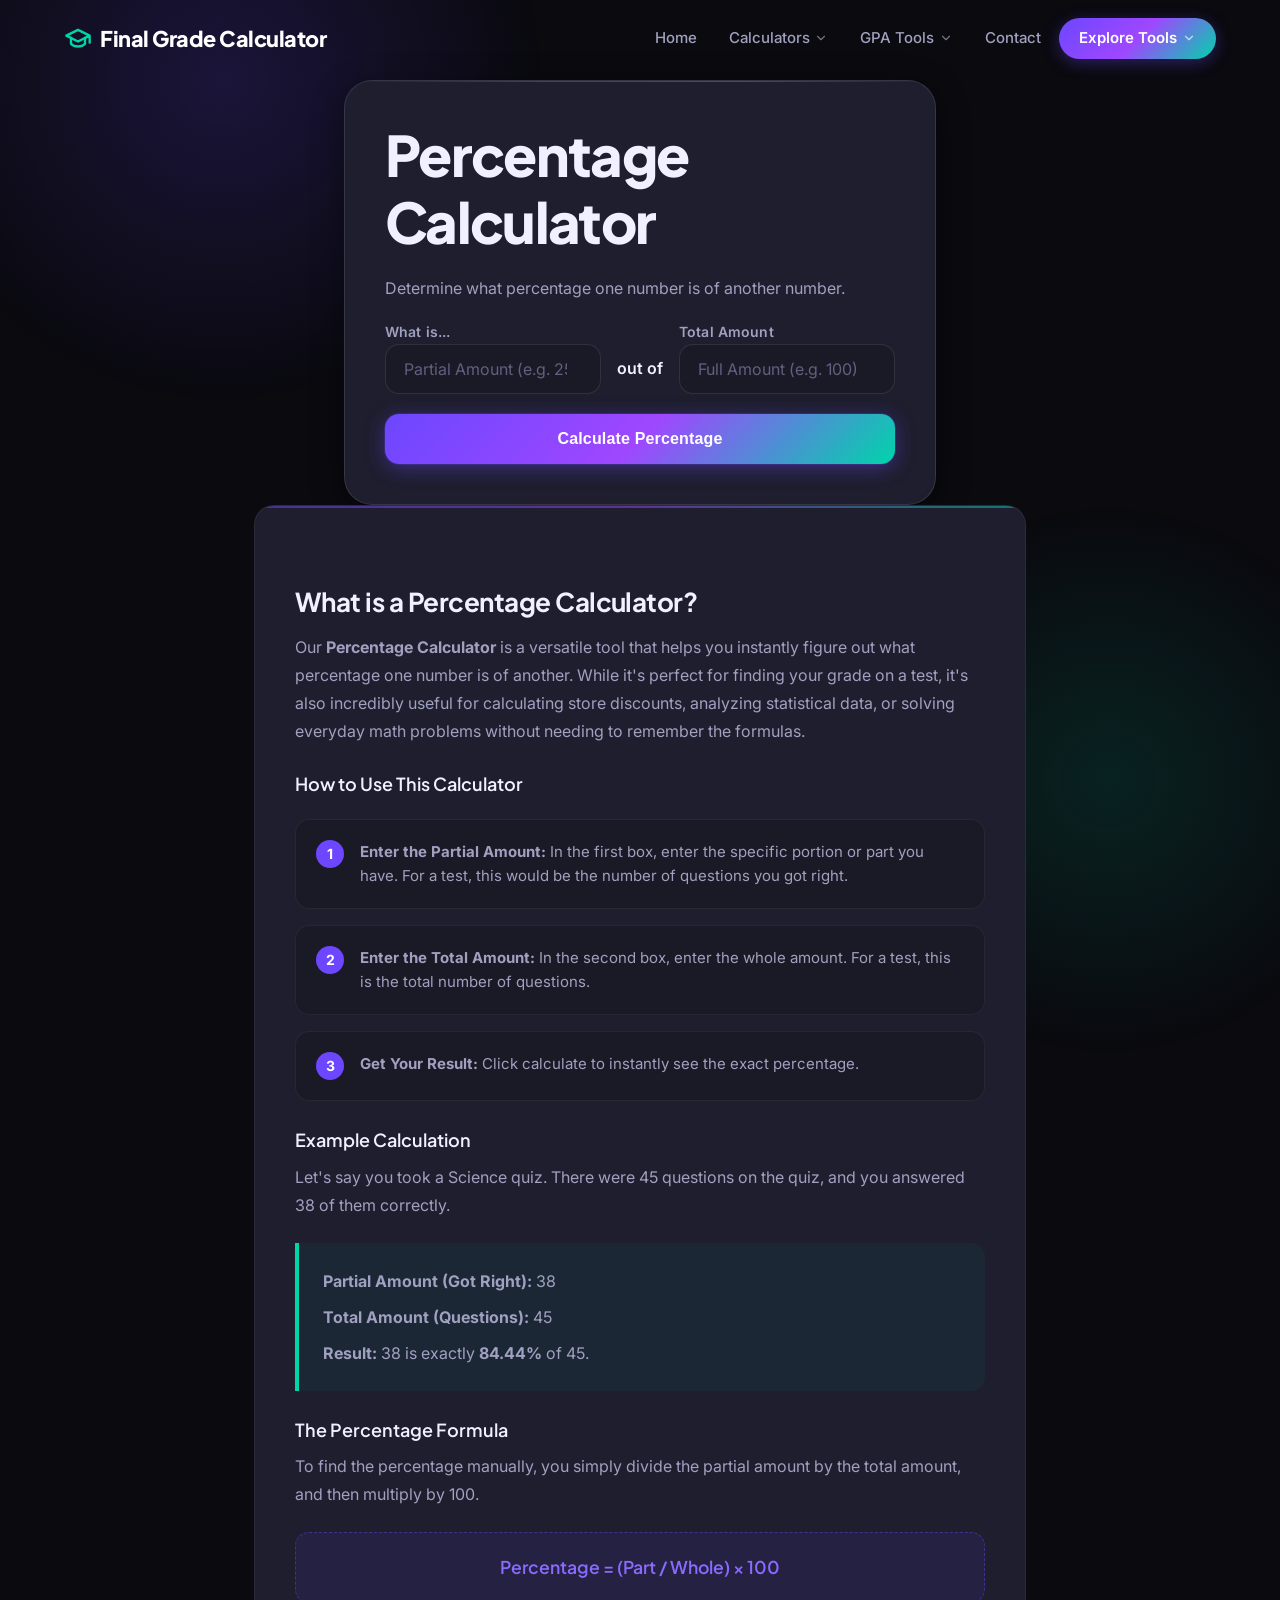
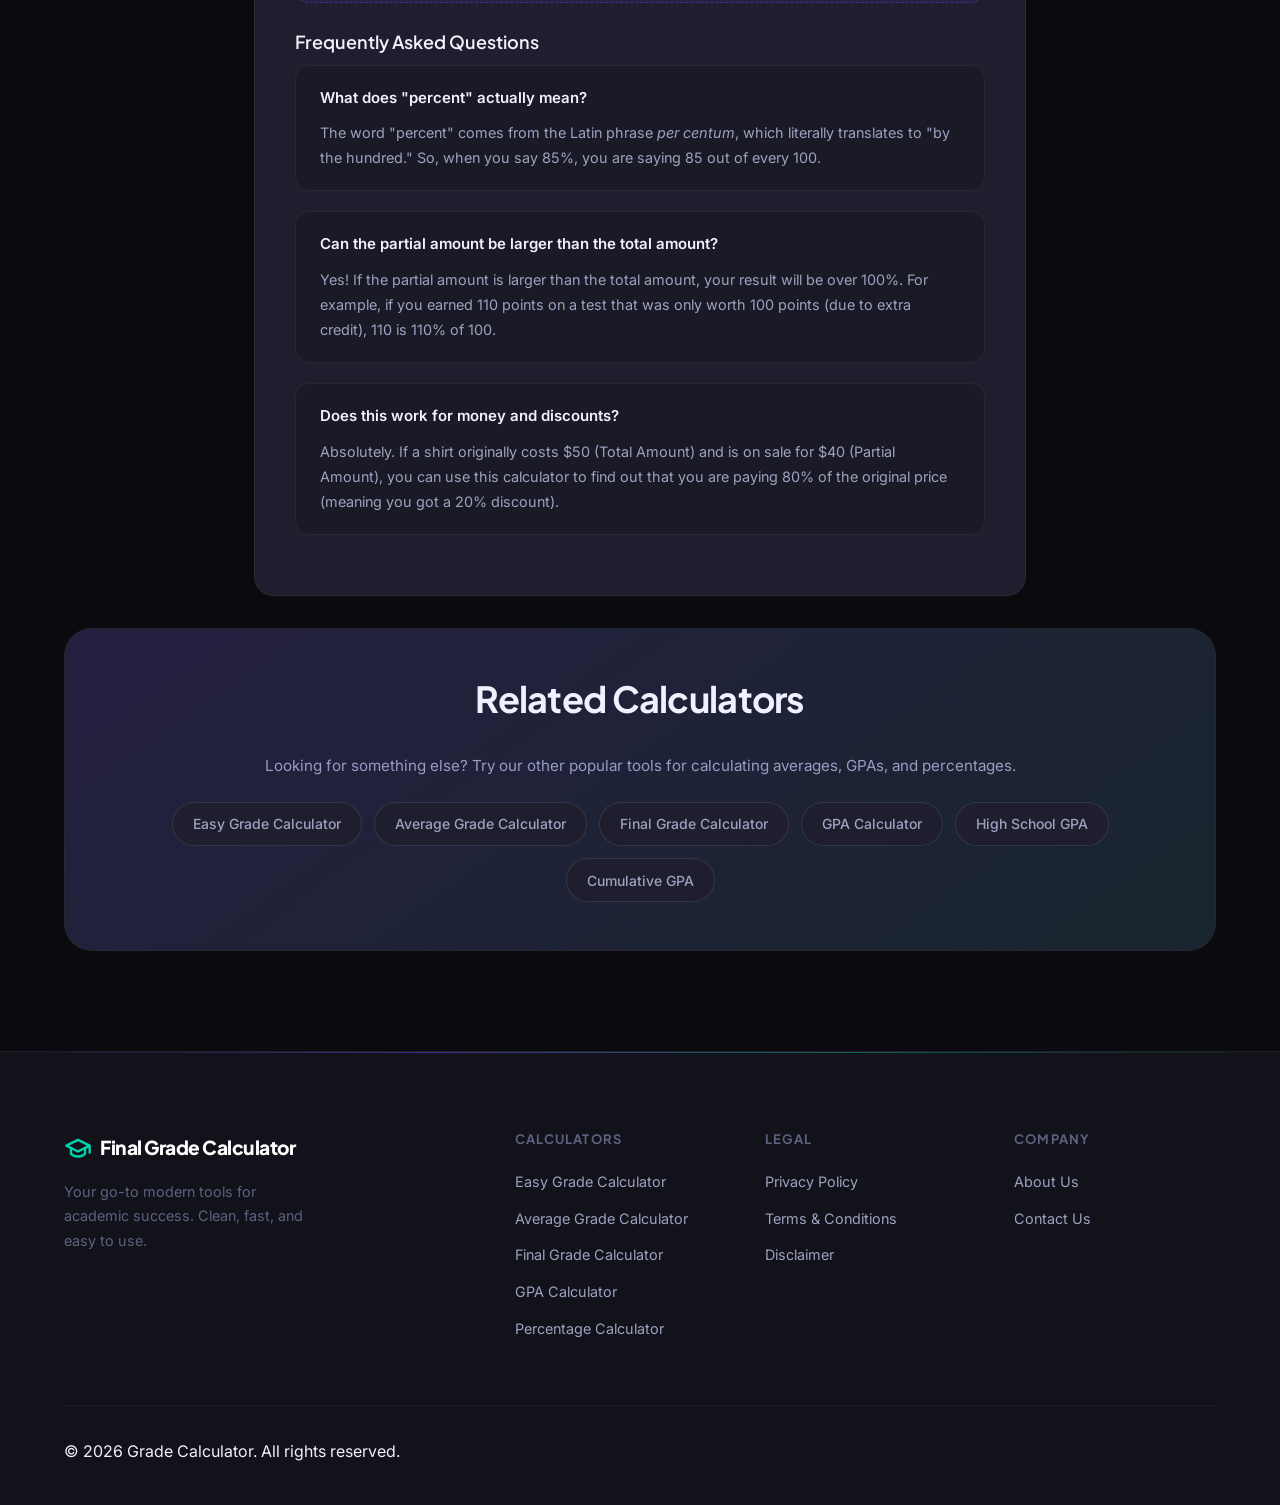
<file: percentage-calculator/index.html>
<!DOCTYPE html>
<html lang="en">
<head>
  <meta charset="UTF-8">
    <meta name="viewport" content="width=device-width, initial-scale=1.0">

    <!-- Primary SEO -->
    <title>Percentage Calculator – Find What Percent One Number is of Another</title>
    <meta name="description" content="Free Percentage Calculator. Enter any two numbers to instantly find the percentage one is of the other. Perfect for test scores, discounts, and everyday math.">
    <meta name="keywords" content="percentage calculator, percent calculator, ratio calculator, what percent is, percentage of number, proportion calculator">
    <meta name="author" content="Grade Calculator">
    <meta name="robots" content="index, follow, max-snippet:-1, max-image-preview:large, max-video-preview:-1">
    <link rel="canonical" href="https://finalgradecalculator.tech/percentage-calculator/">

    <!-- Open Graph -->
    <meta property="og:type" content="website">
    <meta property="og:site_name" content="Grade Calculator">
    <meta property="og:locale" content="en_US">
    <meta property="og:title" content="Percentage Calculator – Instant Ratio & Proportion Finder">
    <meta property="og:description" content="Find what percent any number is of another in seconds. Free, fast, and no sign-up required.">
    <meta property="og:url" content="https://finalgradecalculator.tech/percentage-calculator/">

    <!-- Twitter Card -->
    <meta name="twitter:card" content="summary_large_image">
    <meta name="twitter:title" content="Percentage Calculator – Fast Ratio Finder">
    <meta name="twitter:description" content="Find what percentage one number is of another in seconds. Free, instant, no sign-up required.">

    <!-- JSON-LD -->
    <script type="application/ld+json">
    {
      "@context": "https://schema.org",
      "@graph": [
        {
          "@type": "WebApplication",
          "name": "Percentage Calculator",
          "url": "https://finalgradecalculator.tech/percentage-calculator/",
          "description": "Free tool to calculate what percentage one number is of another. Useful for test scores, discounts, ratios, and more.",
          "applicationCategory": "EducationApplication",
          "operatingSystem": "Any",
          "browserRequirements": "Requires JavaScript",
          "offers": {"@type": "Offer", "price": "0", "priceCurrency": "USD"},
          "featureList": ["Instant percentage calculation", "Any two numbers", "No restrictions"],
          "provider": {"@type": "Organization", "name": "Grade Calculator", "url": "https://finalgradecalculator.tech"}
        },
        {
          "@type": "BreadcrumbList",
          "itemListElement": [
            {"@type":"ListItem","position":1,"name":"Home","item":"https://finalgradecalculator.tech/"},
            {"@type":"ListItem","position":2,"name":"Percentage Calculator","item":"https://finalgradecalculator.tech/percentage-calculator/"}
          ]
        },
        {
          "@type": "FAQPage",
          "mainEntity": [
            {
              "@type": "Question",
              "name": "What does percent actually mean?",
              "acceptedAnswer": {"@type": "Answer", "text": "The word percent comes from the Latin 'per centum' meaning 'per hundred'. So 50% means 50 out of every 100."}
            }
          ]
        }
      ]
    }
    </script>

    <link rel="stylesheet" href="/assets/css/style.css?v=20260416">
    <link rel="stylesheet" href="/assets/css/calculators.css">
</head>
<body>

<header id="site-header" class="site-header">
  <div class="container header-container">
    <a href="/" class="logo"><svg viewBox="0 0 24 24" width="28" height="28" stroke="currentColor" stroke-width="2" fill="none" stroke-linecap="round" stroke-linejoin="round" class="logo-icon"><path d="M22 10v6M2 10l10-5 10 5-10 5z"></path><path d="M6 12v5c3 3 9 3 12 0v-5"></path></svg> Final Grade Calculator</a>
    <nav id="nav-menu" class="nav-menu">
      <ul>
        <li><a href="/">Home</a></li>
        <li class="dropdown">
          <a href="#">Calculators <svg viewBox="0 0 24 24" width="16" height="16" fill="none" stroke="currentColor" stroke-width="2" stroke-linecap="round" stroke-linejoin="round"><path d="m6 9 6 6 6-6"/></svg></a>
          <ul class="dropdown-menu">
            <li><a href="/easy-grade-calculator/">Easy Grade Calculator</a></li>
            <li><a href="/average-grade-calculator/">Average Grade Calculator</a></li>
            <li><a href="/final-grade-calculator/">Final Grade Calculator</a></li>
            <li><a href="/gpa-calculator/">GPA Calculator</a></li>
            <li><a href="/percentage-calculator/">Percentage Calculator</a></li>
          </ul>
        </li>
        <li class="dropdown">
          <a href="#">GPA Tools <svg viewBox="0 0 24 24" width="16" height="16" fill="none" stroke="currentColor" stroke-width="2" stroke-linecap="round" stroke-linejoin="round"><path d="m6 9 6 6 6-6"/></svg></a>
          <ul class="dropdown-menu">
            <li><a href="/high-school-gpa-calculator/">High School GPA Calculator</a></li>
            <li><a href="/cumulative-gpa-calculator/">Cumulative GPA Calculator</a></li>
          </ul>
        </li>
        <li><a href="/contact/">Contact</a></li>
        <li class="dropdown nav-cta">
          <a href="javascript:void(0)" class="dropdown-toggle">Explore Tools <svg viewBox="0 0 24 24" width="16" height="16" fill="none" stroke="currentColor" stroke-width="2" stroke-linecap="round" stroke-linejoin="round"><path d="m6 9 6 6 6-6"/></svg></a>
          <ul class="dropdown-menu mega-grid">
            <li><a href="/easy-grade-calculator/"><span class="tool-icon">🎯</span> Easy Grade</a></li>
            <li><a href="/average-grade-calculator/"><span class="tool-icon">📊</span> Average Grade</a></li>
            <li><a href="/final-grade-calculator/"><span class="tool-icon">🎓</span> Final Grade</a></li>
            <li><a href="/gpa-calculator/"><span class="tool-icon">📐</span> GPA Calc</a></li>
            <li><a href="/percentage-calculator/"><span class="tool-icon">🔢</span> Percentage</a></li>
            <li><a href="/high-school-gpa-calculator/"><span class="tool-icon">🏫</span> High School</a></li>
            <li><a href="/cumulative-gpa-calculator/"><span class="tool-icon">📈</span> Cumulative</a></li>
          </ul>
        </li>
      </ul>
    </nav>
    <button class="mobile-toggle" id="mobile-toggle" aria-label="Toggle Menu">
      <span></span><span></span><span></span>
    </button>
  </div>
</header>

<main>
    <section class="container calculator-wrapper">
        <div class="glass-card">
            <h1>Percentage Calculator</h1>
            <p>Determine what percentage one number is of another number.</p>
            
            <form id="pct-form" class="calc-form">
                <div class="form-group" style="display:flex; flex-direction:row; align-items:center; gap: 1rem;">
                    <div style="flex:1;">
                        <label for="pct-part">What is...</label>
                        <input type="number" id="pct-part" placeholder="Partial Amount (e.g. 25)" required step="any">
                    </div>
                    <div style="font-weight: 600; padding-top: 1.5rem;">out of</div>
                    <div style="flex:1;">
                        <label for="pct-whole">Total Amount</label>
                        <input type="number" id="pct-whole" placeholder="Full Amount (e.g. 100)" required step="any">
                    </div>
                </div>
                
                <button type="submit" class="btn-primary">Calculate Percentage</button>
            </form>

            <div id="pct-result-box" class="calc-result-box">
                <div class="result-label">Result:</div>
                <div id="pct-value" class="result-value">0%</div>
            </div>
        </div>
    </section>



    <section class="container seo-content">
        <div class="content-box">
            <h2>What is a Percentage Calculator?</h2>
            <p>Our <strong>Percentage Calculator</strong> is a versatile tool that helps you instantly figure out what percentage one number is of another. While it's perfect for finding your grade on a test, it's also incredibly useful for calculating store discounts, analyzing statistical data, or solving everyday math problems without needing to remember the formulas.</p>

            <h3>How to Use This Calculator</h3>
            <div class="how-to-steps">
                <div class="step-card">
                    <div class="step-number">1</div>
                    <div class="step-text"><strong>Enter the Partial Amount:</strong> In the first box, enter the specific portion or part you have. For a test, this would be the number of questions you got right.</div>
                </div>
                <div class="step-card">
                    <div class="step-number">2</div>
                    <div class="step-text"><strong>Enter the Total Amount:</strong> In the second box, enter the whole amount. For a test, this is the total number of questions.</div>
                </div>
                <div class="step-card">
                    <div class="step-number">3</div>
                    <div class="step-text"><strong>Get Your Result:</strong> Click calculate to instantly see the exact percentage.</div>
                </div>
            </div>

            <h3>Example Calculation</h3>
            <p>Let's say you took a Science quiz. There were 45 questions on the quiz, and you answered 38 of them correctly.</p>
            <div class="example-box">
                <p><strong>Partial Amount (Got Right):</strong> 38</p>
                <p><strong>Total Amount (Questions):</strong> 45</p>
                <p><strong>Result:</strong> 38 is exactly <strong>84.44%</strong> of 45.</p>
            </div>

            <h3>The Percentage Formula</h3>
            <p>To find the percentage manually, you simply divide the partial amount by the total amount, and then multiply by 100.</p>
            <div class="formula-highlight">
                Percentage = (Part / Whole) × 100
            </div>

            <h3>Frequently Asked Questions</h3>
            <div class="faq-list">
                <div class="faq-item">
                    <div class="faq-question">What does "percent" actually mean?</div>
                    <p>The word "percent" comes from the Latin phrase <em>per centum</em>, which literally translates to "by the hundred." So, when you say 85%, you are saying 85 out of every 100.</p>
                </div>
                <div class="faq-item">
                    <div class="faq-question">Can the partial amount be larger than the total amount?</div>
                    <p>Yes! If the partial amount is larger than the total amount, your result will be over 100%. For example, if you earned 110 points on a test that was only worth 100 points (due to extra credit), 110 is 110% of 100.</p>
                </div>
                <div class="faq-item">
                    <div class="faq-question">Does this work for money and discounts?</div>
                    <p>Absolutely. If a shirt originally costs $50 (Total Amount) and is on sale for $40 (Partial Amount), you can use this calculator to find out that you are paying 80% of the original price (meaning you got a 20% discount).</p>
                </div>
            </div>
        </div>
    </section>

    <section class="container">
        <div class="related-tools">
            <h2>Related Calculators</h2>
            <p style="color: var(--text-secondary); margin-bottom: 1.5rem; font-size: 0.95rem;">Looking for something else? Try our other popular tools for calculating averages, GPAs, and percentages.</p>
            <div class="tags-container">
                <a href="/easy-grade-calculator/" class="tool-tag">Easy Grade Calculator</a>
                <a href="/average-grade-calculator/" class="tool-tag">Average Grade Calculator</a>
                <a href="/final-grade-calculator/" class="tool-tag">Final Grade Calculator</a>
                <a href="/gpa-calculator/" class="tool-tag">GPA Calculator</a>
                <a href="/high-school-gpa-calculator/" class="tool-tag">High School GPA</a>
                <a href="/cumulative-gpa-calculator/" class="tool-tag">Cumulative GPA</a>
            </div>
        </div>
    </section>
</main>

<footer class="site-footer">
  <div class="container">
    <div class="footer-grid">
      <div class="footer-col">
        <a href="/" class="logo" style="margin-bottom: 1rem; display: flex;"><svg viewBox="0 0 24 24" width="28" height="28" stroke="currentColor" stroke-width="2" fill="none" stroke-linecap="round" stroke-linejoin="round" class="logo-icon"><path d="M22 10v6M2 10l10-5 10 5-10 5z"></path><path d="M6 12v5c3 3 9 3 12 0v-5"></path></svg> Final Grade Calculator</a>
        <p>Your go-to modern tools for academic success. Clean, fast, and easy to use.</p>
      </div>
      <div class="footer-col">
        <h4>Calculators</h4>
        <ul>
          <li><a href="/easy-grade-calculator/">Easy Grade Calculator</a></li>
          <li><a href="/average-grade-calculator/">Average Grade Calculator</a></li>
          <li><a href="/final-grade-calculator/">Final Grade Calculator</a></li>
          <li><a href="/gpa-calculator/">GPA Calculator</a></li>
          <li><a href="/percentage-calculator/">Percentage Calculator</a></li>
        </ul>
      </div>
      <div class="footer-col">
        <h4>Legal</h4>
        <ul>
          <li><a href="/privacy-policy/">Privacy Policy</a></li>
          <li><a href="/terms-conditions/">Terms & Conditions</a></li>
          <li><a href="/disclaimer/">Disclaimer</a></li>
        </ul>
      </div>
      <div class="footer-col">
        <h4>Company</h4>
        <ul>
          <li><a href="/about/">About Us</a></li>
          <li><a href="/contact/">Contact Us</a></li>
        </ul>
      </div>
    </div>
    <div class="footer-bottom">
      &copy; 2026 Grade Calculator. All rights reserved.
    </div>
  </div>
</footer>

<script src="/assets/js/main.js?v=20260416"></script>
<script src="/assets/js/calculators.js?v=20260416"></script>
</body>
</html>
</file>
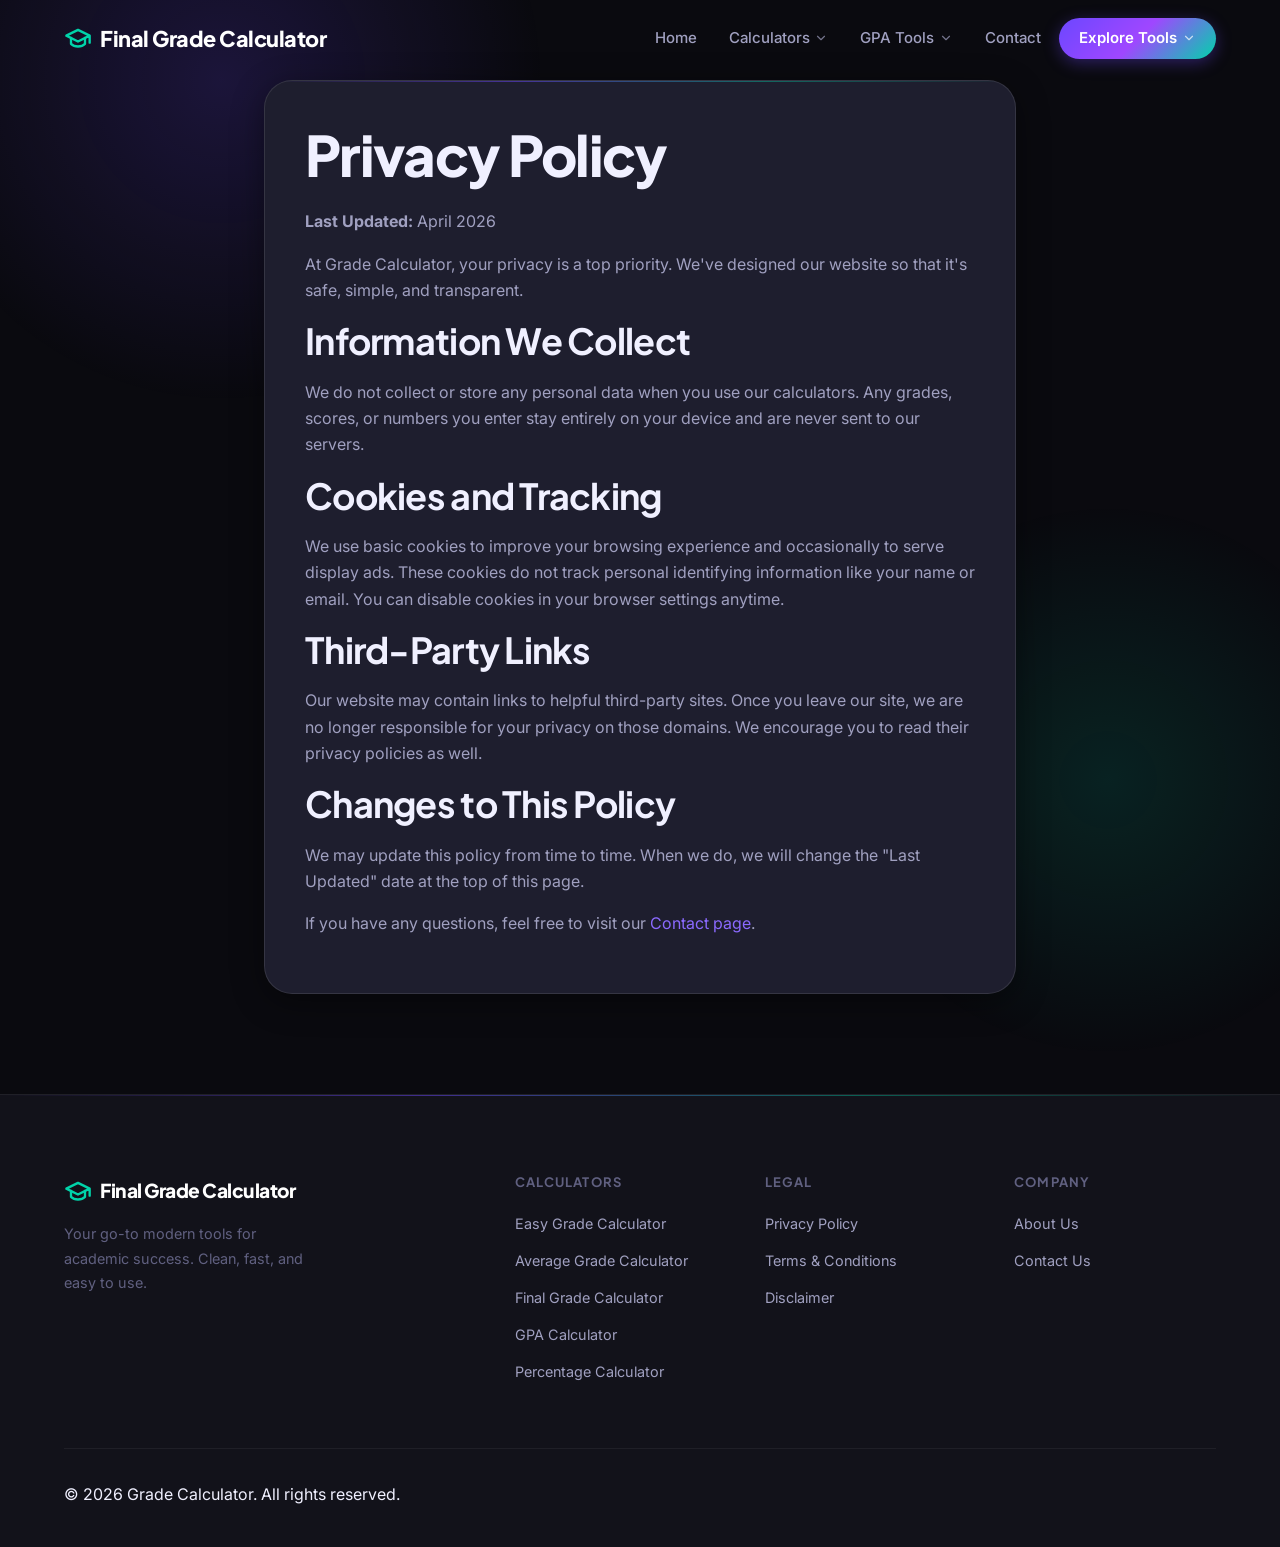
<file: privacy-policy/index.html>
<!DOCTYPE html>
<html lang="en">
<head>
  <meta charset="UTF-8">
    <meta name="viewport" content="width=device-width, initial-scale=1.0">
    <title>Privacy Policy – Grade Calculator</title>
    <meta name="description" content="Read the Grade Calculator Privacy Policy. We keep things simple, safe, and transparent, ensuring your data is never collected or stored.">
    <meta name="robots" content="index, follow">
    <link rel="canonical" href="https://finalgradecalculator.tech/privacy-policy/">
    <link rel="stylesheet" href="/assets/css/style.css?v=20260416">
    <link rel="stylesheet" href="/assets/css/calculators.css">
</head>
<body>

<header id="site-header" class="site-header">
  <div class="container header-container">
    <a href="/" class="logo"><svg viewBox="0 0 24 24" width="28" height="28" stroke="currentColor" stroke-width="2" fill="none" stroke-linecap="round" stroke-linejoin="round" class="logo-icon"><path d="M22 10v6M2 10l10-5 10 5-10 5z"></path><path d="M6 12v5c3 3 9 3 12 0v-5"></path></svg> Final Grade Calculator</a>
    <nav id="nav-menu" class="nav-menu">
      <ul>
        <li><a href="/">Home</a></li>
        <li class="dropdown">
          <a href="#">Calculators <svg viewBox="0 0 24 24" width="16" height="16" fill="none" stroke="currentColor" stroke-width="2" stroke-linecap="round" stroke-linejoin="round"><path d="m6 9 6 6 6-6"/></svg></a>
          <ul class="dropdown-menu">
            <li><a href="/easy-grade-calculator/">Easy Grade Calculator</a></li>
            <li><a href="/average-grade-calculator/">Average Grade Calculator</a></li>
            <li><a href="/final-grade-calculator/">Final Grade Calculator</a></li>
            <li><a href="/gpa-calculator/">GPA Calculator</a></li>
            <li><a href="/percentage-calculator/">Percentage Calculator</a></li>
          </ul>
        </li>
        <li class="dropdown">
          <a href="#">GPA Tools <svg viewBox="0 0 24 24" width="16" height="16" fill="none" stroke="currentColor" stroke-width="2" stroke-linecap="round" stroke-linejoin="round"><path d="m6 9 6 6 6-6"/></svg></a>
          <ul class="dropdown-menu">
            <li><a href="/high-school-gpa-calculator/">High School GPA Calculator</a></li>
            <li><a href="/cumulative-gpa-calculator/">Cumulative GPA Calculator</a></li>
          </ul>
        </li>
        <li><a href="/contact/">Contact</a></li>
        <li class="dropdown nav-cta">
          <a href="javascript:void(0)" class="dropdown-toggle">Explore Tools <svg viewBox="0 0 24 24" width="16" height="16" fill="none" stroke="currentColor" stroke-width="2" stroke-linecap="round" stroke-linejoin="round"><path d="m6 9 6 6 6-6"/></svg></a>
          <ul class="dropdown-menu mega-grid">
            <li><a href="/easy-grade-calculator/"><span class="tool-icon">🎯</span> Easy Grade</a></li>
            <li><a href="/average-grade-calculator/"><span class="tool-icon">📊</span> Average Grade</a></li>
            <li><a href="/final-grade-calculator/"><span class="tool-icon">🎓</span> Final Grade</a></li>
            <li><a href="/gpa-calculator/"><span class="tool-icon">📐</span> GPA Calc</a></li>
            <li><a href="/percentage-calculator/"><span class="tool-icon">🔢</span> Percentage</a></li>
            <li><a href="/high-school-gpa-calculator/"><span class="tool-icon">🏫</span> High School</a></li>
            <li><a href="/cumulative-gpa-calculator/"><span class="tool-icon">📈</span> Cumulative</a></li>
          </ul>
        </li>
      </ul>
    </nav>
    <button class="mobile-toggle" id="mobile-toggle" aria-label="Toggle Menu">
      <span></span><span></span><span></span>
    </button>
  </div>
</header>

<main>
    <section class="container calculator-wrapper" style="max-width: 800px;">
        <div class="glass-card">
            <h1>Privacy Policy</h1>
            <p><strong>Last Updated:</strong> April 2026</p>
            <p>At Grade Calculator, your privacy is a top priority. We've designed our website so that it's safe, simple, and transparent.</p>
            
            <h2>Information We Collect</h2>
            <p>We do not collect or store any personal data when you use our calculators. Any grades, scores, or numbers you enter stay entirely on your device and are never sent to our servers.</p>
            
            <h2>Cookies and Tracking</h2>
            <p>We use basic cookies to improve your browsing experience and occasionally to serve display ads. These cookies do not track personal identifying information like your name or email. You can disable cookies in your browser settings anytime.</p>
            
            <h2>Third-Party Links</h2>
            <p>Our website may contain links to helpful third-party sites. Once you leave our site, we are no longer responsible for your privacy on those domains. We encourage you to read their privacy policies as well.</p>
            
            <h2>Changes to This Policy</h2>
            <p>We may update this policy from time to time. When we do, we will change the "Last Updated" date at the top of this page.</p>
            
            <p>If you have any questions, feel free to visit our <a href="/contact/">Contact page</a>.</p>
        </div>
    </section>
</main>

<footer class="site-footer">
  <div class="container">
    <div class="footer-grid">
      <div class="footer-col">
        <a href="/" class="logo" style="margin-bottom: 1rem; display: flex;"><svg viewBox="0 0 24 24" width="28" height="28" stroke="currentColor" stroke-width="2" fill="none" stroke-linecap="round" stroke-linejoin="round" class="logo-icon"><path d="M22 10v6M2 10l10-5 10 5-10 5z"></path><path d="M6 12v5c3 3 9 3 12 0v-5"></path></svg> Final Grade Calculator</a>
        <p>Your go-to modern tools for academic success. Clean, fast, and easy to use.</p>
      </div>
      <div class="footer-col">
        <h4>Calculators</h4>
        <ul>
          <li><a href="/easy-grade-calculator/">Easy Grade Calculator</a></li>
          <li><a href="/average-grade-calculator/">Average Grade Calculator</a></li>
          <li><a href="/final-grade-calculator/">Final Grade Calculator</a></li>
          <li><a href="/gpa-calculator/">GPA Calculator</a></li>
          <li><a href="/percentage-calculator/">Percentage Calculator</a></li>
        </ul>
      </div>
      <div class="footer-col">
        <h4>Legal</h4>
        <ul>
          <li><a href="/privacy-policy/">Privacy Policy</a></li>
          <li><a href="/terms-conditions/">Terms & Conditions</a></li>
          <li><a href="/disclaimer/">Disclaimer</a></li>
        </ul>
      </div>
      <div class="footer-col">
        <h4>Company</h4>
        <ul>
          <li><a href="/about/">About Us</a></li>
          <li><a href="/contact/">Contact Us</a></li>
        </ul>
      </div>
    </div>
    <div class="footer-bottom">
      &copy; 2026 Grade Calculator. All rights reserved.
    </div>
  </div>
</footer>

<script src="/assets/js/main.js?v=20260416"></script>
</body>
</html>
</file>
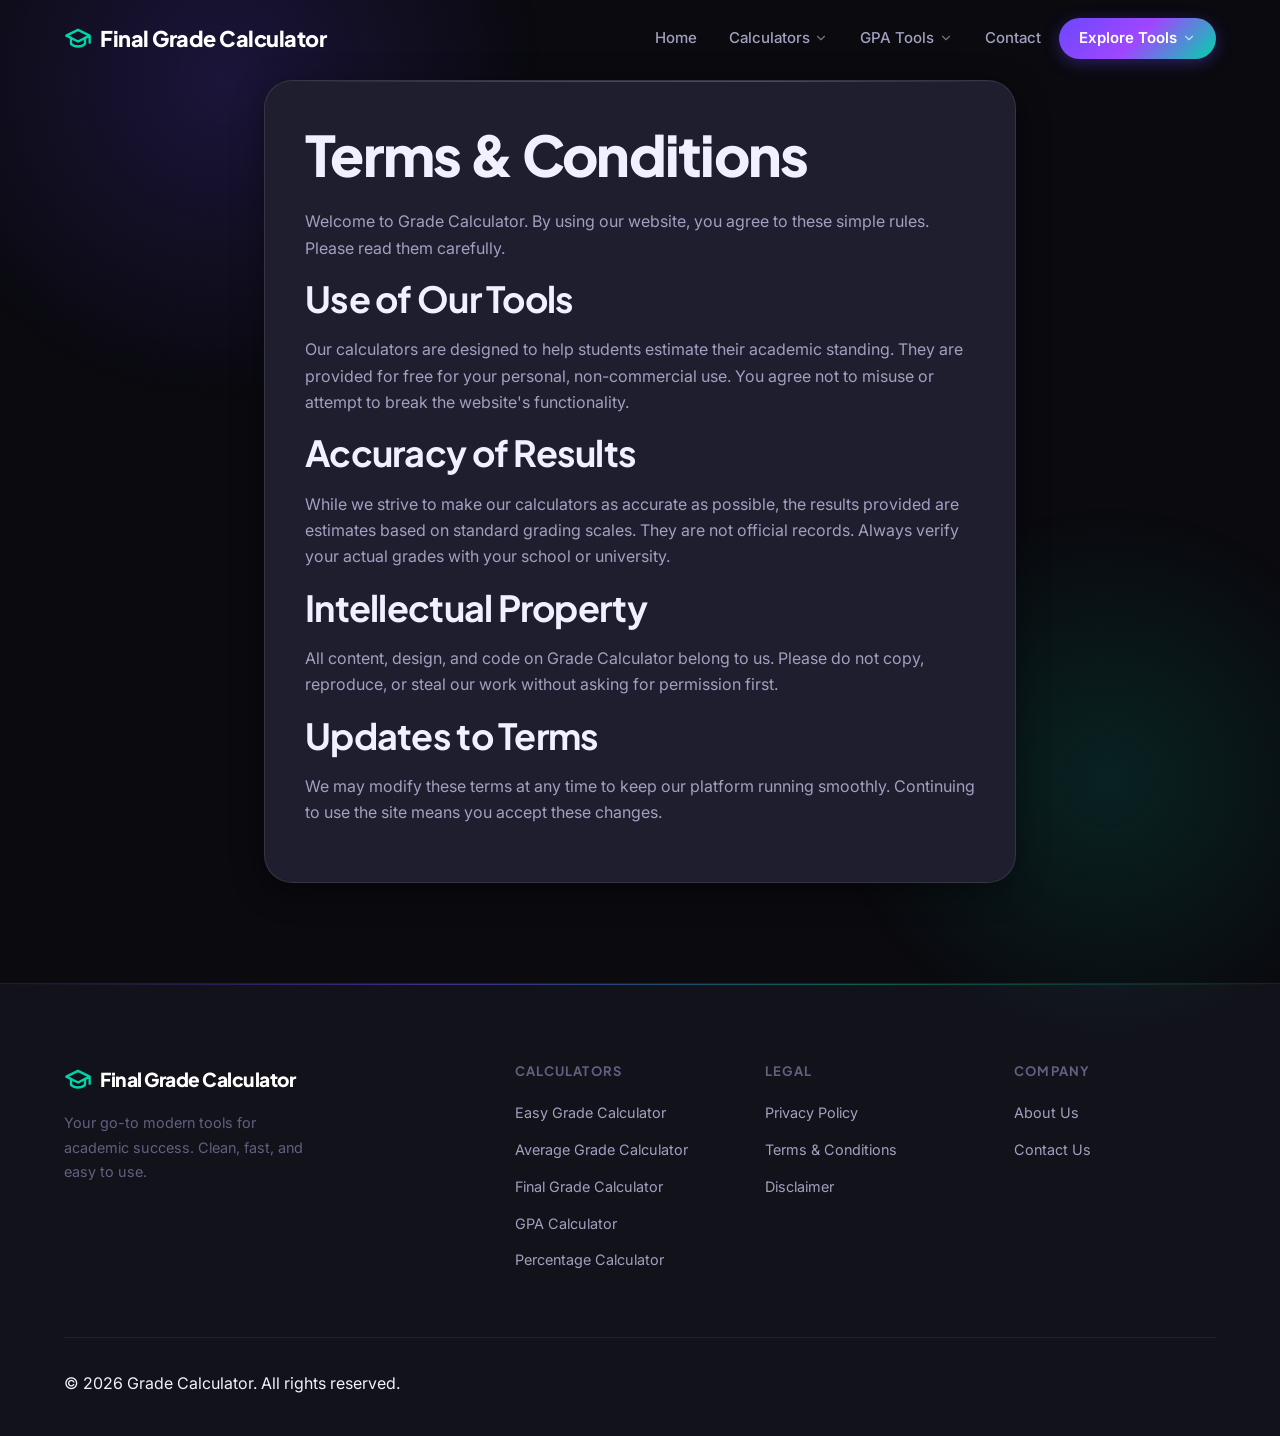
<file: terms-conditions/index.html>
<!DOCTYPE html>
<html lang="en">
<head>
  <meta charset="UTF-8">
    <meta name="viewport" content="width=device-width, initial-scale=1.0">
    <title>Terms & Conditions – Grade Calculator</title>
    <meta name="description" content="Read the straightforward Terms and Conditions for using Grade Calculator. Simple rules for a better studying experience.">
    <meta name="robots" content="index, follow">
    <link rel="canonical" href="https://finalgradecalculator.tech/terms-conditions/">
    <link rel="stylesheet" href="/assets/css/style.css?v=20260416">
    <link rel="stylesheet" href="/assets/css/calculators.css">
</head>
<body>

<header id="site-header" class="site-header">
  <div class="container header-container">
    <a href="/" class="logo"><svg viewBox="0 0 24 24" width="28" height="28" stroke="currentColor" stroke-width="2" fill="none" stroke-linecap="round" stroke-linejoin="round" class="logo-icon"><path d="M22 10v6M2 10l10-5 10 5-10 5z"></path><path d="M6 12v5c3 3 9 3 12 0v-5"></path></svg> Final Grade Calculator</a>
    <nav id="nav-menu" class="nav-menu">
      <ul>
        <li><a href="/">Home</a></li>
        <li class="dropdown">
          <a href="#">Calculators <svg viewBox="0 0 24 24" width="16" height="16" fill="none" stroke="currentColor" stroke-width="2" stroke-linecap="round" stroke-linejoin="round"><path d="m6 9 6 6 6-6"/></svg></a>
          <ul class="dropdown-menu">
            <li><a href="/easy-grade-calculator/">Easy Grade Calculator</a></li>
            <li><a href="/average-grade-calculator/">Average Grade Calculator</a></li>
            <li><a href="/final-grade-calculator/">Final Grade Calculator</a></li>
            <li><a href="/gpa-calculator/">GPA Calculator</a></li>
            <li><a href="/percentage-calculator/">Percentage Calculator</a></li>
          </ul>
        </li>
        <li class="dropdown">
          <a href="#">GPA Tools <svg viewBox="0 0 24 24" width="16" height="16" fill="none" stroke="currentColor" stroke-width="2" stroke-linecap="round" stroke-linejoin="round"><path d="m6 9 6 6 6-6"/></svg></a>
          <ul class="dropdown-menu">
            <li><a href="/high-school-gpa-calculator/">High School GPA Calculator</a></li>
            <li><a href="/cumulative-gpa-calculator/">Cumulative GPA Calculator</a></li>
          </ul>
        </li>
        <li><a href="/contact/">Contact</a></li>
        <li class="dropdown nav-cta">
          <a href="javascript:void(0)" class="dropdown-toggle">Explore Tools <svg viewBox="0 0 24 24" width="16" height="16" fill="none" stroke="currentColor" stroke-width="2" stroke-linecap="round" stroke-linejoin="round"><path d="m6 9 6 6 6-6"/></svg></a>
          <ul class="dropdown-menu mega-grid">
            <li><a href="/easy-grade-calculator/"><span class="tool-icon">🎯</span> Easy Grade</a></li>
            <li><a href="/average-grade-calculator/"><span class="tool-icon">📊</span> Average Grade</a></li>
            <li><a href="/final-grade-calculator/"><span class="tool-icon">🎓</span> Final Grade</a></li>
            <li><a href="/gpa-calculator/"><span class="tool-icon">📐</span> GPA Calc</a></li>
            <li><a href="/percentage-calculator/"><span class="tool-icon">🔢</span> Percentage</a></li>
            <li><a href="/high-school-gpa-calculator/"><span class="tool-icon">🏫</span> High School</a></li>
            <li><a href="/cumulative-gpa-calculator/"><span class="tool-icon">📈</span> Cumulative</a></li>
          </ul>
        </li>
      </ul>
    </nav>
    <button class="mobile-toggle" id="mobile-toggle" aria-label="Toggle Menu">
      <span></span><span></span><span></span>
    </button>
  </div>
</header>

<main>
    <section class="container calculator-wrapper" style="max-width: 800px;">
        <div class="glass-card">
            <h1>Terms & Conditions</h1>
            <p>Welcome to Grade Calculator. By using our website, you agree to these simple rules. Please read them carefully.</p>
            
            <h2>Use of Our Tools</h2>
            <p>Our calculators are designed to help students estimate their academic standing. They are provided for free for your personal, non-commercial use. You agree not to misuse or attempt to break the website's functionality.</p>
            
            <h2>Accuracy of Results</h2>
            <p>While we strive to make our calculators as accurate as possible, the results provided are estimates based on standard grading scales. They are not official records. Always verify your actual grades with your school or university.</p>
            
            <h2>Intellectual Property</h2>
            <p>All content, design, and code on Grade Calculator belong to us. Please do not copy, reproduce, or steal our work without asking for permission first.</p>
            
            <h2>Updates to Terms</h2>
            <p>We may modify these terms at any time to keep our platform running smoothly. Continuing to use the site means you accept these changes.</p>
        </div>
    </section>
</main>

<footer class="site-footer">
  <div class="container">
    <div class="footer-grid">
      <div class="footer-col">
        <a href="/" class="logo" style="margin-bottom: 1rem; display: flex;"><svg viewBox="0 0 24 24" width="28" height="28" stroke="currentColor" stroke-width="2" fill="none" stroke-linecap="round" stroke-linejoin="round" class="logo-icon"><path d="M22 10v6M2 10l10-5 10 5-10 5z"></path><path d="M6 12v5c3 3 9 3 12 0v-5"></path></svg> Final Grade Calculator</a>
        <p>Your go-to modern tools for academic success. Clean, fast, and easy to use.</p>
      </div>
      <div class="footer-col">
        <h4>Calculators</h4>
        <ul>
          <li><a href="/easy-grade-calculator/">Easy Grade Calculator</a></li>
          <li><a href="/average-grade-calculator/">Average Grade Calculator</a></li>
          <li><a href="/final-grade-calculator/">Final Grade Calculator</a></li>
          <li><a href="/gpa-calculator/">GPA Calculator</a></li>
          <li><a href="/percentage-calculator/">Percentage Calculator</a></li>
        </ul>
      </div>
      <div class="footer-col">
        <h4>Legal</h4>
        <ul>
          <li><a href="/privacy-policy/">Privacy Policy</a></li>
          <li><a href="/terms-conditions/">Terms & Conditions</a></li>
          <li><a href="/disclaimer/">Disclaimer</a></li>
        </ul>
      </div>
      <div class="footer-col">
        <h4>Company</h4>
        <ul>
          <li><a href="/about/">About Us</a></li>
          <li><a href="/contact/">Contact Us</a></li>
        </ul>
      </div>
    </div>
    <div class="footer-bottom">
      &copy; 2026 Grade Calculator. All rights reserved.
    </div>
  </div>
</footer>

<script src="/assets/js/main.js?v=20260416"></script>
</body>
</html>
</file>
<file: assets/css/style.css>
/* assets/css/style.css — Modern SaaS Redesign */

@import url('https://fonts.googleapis.com/css2?family=Inter:wght@300;400;500;600;700;800;900&family=Plus+Jakarta+Sans:wght@400;500;600;700;800&display=swap');

/* ═══════════════════════════════════════════
   DESIGN TOKENS
═══════════════════════════════════════════ */
:root {
  /* Brand Colors */
  --primary: #6C47FF;
  --primary-main: #6C47FF;
  --primary-light: #8B6AFF;
  --primary-dark: #5235CC;
  --accent: #00D4AA;
  --accent-light: #00F5C4;
  --danger: #FF4D6D;
  --warning: #FFB830;

  /* Backgrounds */
  --bg-base: #0A0A0F;
  --bg-surface: #12121A;
  --bg-elevated: #1A1A26;
  --bg-card: #1E1E2E;
  --bg-card-hover: #252535;

  /* Borders */
  --border-subtle: rgba(255,255,255,0.06);
  --border-mid: rgba(255,255,255,0.10);
  --border-strong: rgba(108,71,255,0.4);

  /* Text */
  --text-primary: #F0F0FF;
  --text-secondary: #A0A0C0;
  --text-tertiary: #606080;
  --white: #FFFFFF;

  /* Glassmorphism */
  --glass-bg: rgba(255,255,255,0.04);
  --glass-border: rgba(255,255,255,0.10);
  --glass-shadow: 0 8px 40px rgba(0,0,0,0.4);

  /* Gradients */
  --gradient-brand: linear-gradient(135deg, #6C47FF 0%, #9F47FF 50%, #00D4AA 100%);
  --gradient-card: linear-gradient(145deg, rgba(108,71,255,0.12) 0%, rgba(0,212,170,0.06) 100%);
  --gradient-hero: radial-gradient(ellipse 80% 60% at 50% -10%, rgba(108,71,255,0.35) 0%, transparent 70%);

  /* Spacing */
  --section-spacing: 100px;
  --radius-sm: 8px;
  --radius-md: 14px;
  --radius-lg: 20px;
  --radius-xl: 28px;
  --radius-full: 9999px;

  /* Shadows */
  --shadow-sm: 0 2px 8px rgba(0,0,0,0.3);
  --shadow-md: 0 8px 32px rgba(0,0,0,0.4);
  --shadow-lg: 0 20px 60px rgba(0,0,0,0.5);
  --shadow-glow: 0 0 40px rgba(108,71,255,0.25);
  --shadow-glow-accent: 0 0 30px rgba(0,212,170,0.2);
}

/* ═══════════════════════════════════════════
   RESET & BASE
═══════════════════════════════════════════ */
*, *::before, *::after {
  margin: 0;
  padding: 0;
  box-sizing: border-box;
}

html {
  scroll-padding-top: 90px;
  scroll-behavior: smooth;
}

body {
  font-family: 'Inter', sans-serif;
  color: var(--text-primary);
  background: var(--bg-base);
  line-height: 1.65;
  -webkit-font-smoothing: antialiased;
  -moz-osx-font-smoothing: grayscale;
  padding-top: 80px;
  overflow-x: hidden;
  min-height: 100vh;
}

/* Cosmic background orbs */
body::before {
  content: '';
  position: fixed;
  top: -30%;
  left: -10%;
  width: 700px;
  height: 700px;
  background: radial-gradient(circle, rgba(108,71,255,0.18) 0%, transparent 65%);
  pointer-events: none;
  z-index: 0;
  animation: orb-float 12s ease-in-out infinite alternate;
}
body::after {
  content: '';
  position: fixed;
  bottom: -20%;
  right: -10%;
  width: 600px;
  height: 600px;
  background: radial-gradient(circle, rgba(0,212,170,0.12) 0%, transparent 65%);
  pointer-events: none;
  z-index: 0;
  animation: orb-float 16s ease-in-out infinite alternate-reverse;
}

@keyframes orb-float {
  from { transform: translate(0, 0) scale(1); }
  to   { transform: translate(30px, -40px) scale(1.1); }
}

/* ═══════════════════════════════════════════
   TYPOGRAPHY
═══════════════════════════════════════════ */
h1, h2, h3, h4, h5 {
  font-family: 'Plus Jakarta Sans', sans-serif;
  font-weight: 700;
  line-height: 1.2;
  color: var(--text-primary);
}

h1 {
  font-size: clamp(2.2rem, 5vw, 3.5rem);
  font-weight: 800;
  letter-spacing: -0.03em;
  margin-bottom: 1.25rem;
}

h2 {
  font-size: clamp(1.6rem, 3vw, 2.25rem);
  font-weight: 700;
  letter-spacing: -0.02em;
  margin-bottom: 1rem;
}

h3 {
  font-size: 1.25rem;
  font-weight: 600;
  margin-bottom: 0.75rem;
}

p {
  color: var(--text-secondary);
  margin-bottom: 1rem;
  font-size: 1rem;
}

a {
  text-decoration: none;
  color: var(--primary-light);
  transition: color 0.2s ease;
}

a:hover { color: var(--accent); }

code {
  font-family: 'Fira Code', 'Courier New', monospace;
  background: rgba(108,71,255,0.15);
  border: 1px solid rgba(108,71,255,0.25);
  padding: 0.25em 0.6em;
  border-radius: 6px;
  font-size: 0.9em;
  color: var(--accent-light);
}

/* ═══════════════════════════════════════════
   LAYOUT
═══════════════════════════════════════════ */
.container {
  width: 100%;
  max-width: 1200px;
  margin: 0 auto;
  padding: 0 1.5rem;
  position: relative;
  z-index: 1;
}

section {
  padding: var(--section-spacing) 0;
}

/* ═══════════════════════════════════════════
   HEADER
═══════════════════════════════════════════ */
.site-header {
  position: fixed;
  top: 0;
  left: 0;
  width: 100%;
  z-index: 1000;
  padding: 1.125rem 0;
  background: transparent;
  transition: all 0.35s cubic-bezier(0.4, 0, 0.2, 1);
}

.site-header.scrolled {
  padding: 0.8rem 0;
  background: rgba(10, 10, 15, 0.85);
  backdrop-filter: blur(20px);
  -webkit-backdrop-filter: blur(20px);
  border-bottom: 1px solid var(--border-subtle);
  box-shadow: 0 4px 30px rgba(0,0,0,0.3);
}

.header-container {
  display: flex;
  justify-content: space-between;
  align-items: center;
  gap: 2rem;
}

/* Logo */
.logo {
  font-family: 'Plus Jakarta Sans', sans-serif;
  font-size: 1.35rem;
  font-weight: 800;
  letter-spacing: -0.5px;
  color: var(--white);
  display: flex;
  align-items: center;
  gap: 0.5rem;
  flex-shrink: 0;
}

.logo svg {
  stroke: var(--accent);
  transition: transform 0.3s ease;
}

.logo:hover svg {
  transform: rotate(-10deg) scale(1.1);
}

/* Navigation */
.nav-menu ul {
  display: flex;
  list-style: none;
  gap: 0.25rem;
  align-items: center;
}

.nav-menu > ul > li > a {
  color: var(--text-secondary);
  font-weight: 500;
  font-size: 0.9375rem;
  padding: 0.5rem 0.875rem;
  border-radius: var(--radius-sm);
  display: flex;
  align-items: center;
  gap: 0.3rem;
  transition: color 0.2s ease, background 0.2s ease;
}

.nav-menu > ul > li > a:hover {
  color: var(--text-primary);
  background: var(--glass-bg);
}

.nav-menu a svg {
  width: 14px;
  height: 14px;
  transition: transform 0.25s ease;
  opacity: 0.7;
}

/* Header CTA button */
.nav-menu ul li.nav-cta a {
  background: var(--gradient-brand);
  color: var(--white) !important;
  padding: 0.5rem 1.25rem;
  border-radius: var(--radius-full);
  font-weight: 600;
  box-shadow: 0 4px 16px rgba(108,71,255,0.35);
  transition: transform 0.2s ease, box-shadow 0.2s ease !important;
}

.nav-menu ul li.nav-cta a:hover {
  transform: translateY(-1px);
  box-shadow: 0 6px 24px rgba(108,71,255,0.45);
  background: var(--gradient-brand) !important;
}

/* Dropdown */
.dropdown { position: relative; }

.dropdown-menu {
  position: absolute;
  top: calc(100% + 8px);
  left: 50%;
  transform: translateX(-50%) translateY(8px);
  background: var(--bg-elevated);
  min-width: 260px;
  border-radius: var(--radius-md);
  border: 1px solid var(--border-mid);
  box-shadow: var(--shadow-lg), 0 0 0 1px rgba(108,71,255,0.1);
  padding: 0.5rem;
  opacity: 0;
  visibility: hidden;
  transition: opacity 0.2s ease, transform 0.2s ease, visibility 0.2s;
  z-index: 100;
}

.dropdown:hover .dropdown-menu,
.dropdown.active .dropdown-menu {
  opacity: 1;
  visibility: visible;
  transform: translateX(-50%) translateY(0);
}

.dropdown:hover > a svg,
.dropdown.active > a svg { 
  transform: rotate(180deg); 
}

.dropdown-menu li { width: 100%; }

.dropdown-menu a {
  color: var(--text-secondary) !important;
  padding: 0.7rem 1rem !important;
  border-radius: var(--radius-sm);
  font-weight: 400 !important;
  font-size: 0.9rem !important;
  display: flex !important;
  align-items: center;
  gap: 0.6rem;
  transition: all 0.15s ease !important;
  background: transparent !important;
}

.dropdown-menu a::before {
  content: '→';
  opacity: 0;
  transform: translateX(-6px);
  transition: all 0.2s ease;
  font-family: serif;
}

.dropdown-menu a:hover::before {
  opacity: 1;
  transform: translateX(0);
}

/* Mega Grid Dropdown (Box Type) */
.dropdown-menu.mega-grid {
  min-width: 480px;
  display: grid;
  grid-template-columns: repeat(2, 1fr);
  gap: 0.75rem;
  padding: 1.25rem;
  background: rgba(15, 15, 25, 0.98);
  border: 1px solid var(--border-strong);
}

.mega-grid li {
  width: 100%;
}

.mega-grid a {
  padding: 1rem !important;
  background: rgba(255, 255, 255, 0.03) !important;
  border: 1px solid var(--border-subtle) !important;
  border-radius: var(--radius-md) !important;
  font-weight: 500 !important;
  display: flex !important;
  flex-direction: column;
  align-items: flex-start !important;
  gap: 0.5rem !important;
  transition: all 0.2s cubic-bezier(0.4, 0, 0.2, 1) !important;
}

.mega-grid a:hover {
  background: rgba(108, 71, 255, 0.08) !important;
  border-color: var(--primary-main) !important;
  transform: translateY(-3px);
  color: var(--white) !important;
  box-shadow: 0 10px 20px rgba(0,0,0,0.3);
}

.mega-grid a::before {
  display: none !important; /* Hide the arrow in grid mode */
}

.mega-grid .tool-icon {
  font-size: 1.4rem;
  margin-bottom: 0.2rem;
}

.dropdown-menu a:hover {
  color: var(--text-primary) !important;
  background: rgba(108,71,255,0.1) !important;
}

.dropdown-menu a:hover::before {
  opacity: 1;
  transform: translateX(0);
}

.dropdown.active .dropdown-menu {
  opacity: 1;
  visibility: visible;
  transform: translateX(-50%) translateY(0);
}

/* Mobile Toggle */
.mobile-toggle {
  display: none;
  background: none;
  border: none;
  cursor: pointer;
  flex-direction: column;
  gap: 5px;
  z-index: 1001;
  padding: 4px;
}

.mobile-toggle span {
  display: block;
  width: 24px;
  height: 2px;
  background: var(--text-primary);
  border-radius: 2px;
  transition: all 0.3s cubic-bezier(0.4, 0, 0.2, 1);
}

/* ═══════════════════════════════════════════
   HERO SECTION
═══════════════════════════════════════════ */
.hero {
  padding-top: 80px;
  padding-bottom: var(--section-spacing);
  text-align: center;
  position: relative;
}

.hero::before {
  content: '';
  position: absolute;
  inset: 0;
  background: var(--gradient-hero);
  pointer-events: none;
  z-index: 0;
}

.hero-badge {
  display: inline-flex;
  align-items: center;
  gap: 0.5rem;
  background: rgba(108,71,255,0.12);
  border: 1px solid rgba(108,71,255,0.3);
  padding: 0.4rem 1rem;
  border-radius: var(--radius-full);
  font-size: 0.8125rem;
  font-weight: 600;
  color: var(--primary-light);
  letter-spacing: 0.04em;
  text-transform: uppercase;
  margin-bottom: 1.5rem;
  position: relative;
  z-index: 1;
}

.hero-badge .dot {
  width: 6px;
  height: 6px;
  border-radius: 50%;
  background: var(--accent);
  box-shadow: 0 0 8px var(--accent);
  animation: pulse-dot 2s ease-in-out infinite;
}

@keyframes pulse-dot {
  0%, 100% { opacity: 1; transform: scale(1); }
  50%       { opacity: 0.5; transform: scale(0.7); }
}

.hero h1 {
  position: relative;
  z-index: 1;
}

.hero h1 .gradient-text {
  background: var(--gradient-brand);
  -webkit-background-clip: text;
  -webkit-text-fill-color: transparent;
  background-clip: text;
}

.hero > p {
  font-size: 1.15rem;
  max-width: 580px;
  margin: 0 auto 2.5rem auto;
  color: var(--text-secondary);
  line-height: 1.75;
  position: relative;
  z-index: 1;
}

.hero-actions {
  display: flex;
  gap: 1rem;
  justify-content: center;
  align-items: center;
  flex-wrap: wrap;
  position: relative;
  z-index: 1;
  margin-bottom: 4rem;
}

/* Floating stats row under hero */
.hero-stats {
  display: flex;
  justify-content: center;
  gap: 3rem;
  flex-wrap: wrap;
  position: relative;
  z-index: 1;
}

.stat-item {
  text-align: center;
}

.stat-value {
  font-family: 'Plus Jakarta Sans', sans-serif;
  font-size: 1.75rem;
  font-weight: 800;
  background: var(--gradient-brand);
  -webkit-background-clip: text;
  -webkit-text-fill-color: transparent;
  background-clip: text;
  line-height: 1;
  margin-bottom: 0.25rem;
}

.stat-label {
  font-size: 0.8125rem;
  color: var(--text-tertiary);
  font-weight: 500;
  letter-spacing: 0.03em;
}

/* ═══════════════════════════════════════════
   BUTTONS
═══════════════════════════════════════════ */
.btn-primary {
  display: inline-flex;
  align-items: center;
  justify-content: center;
  gap: 0.5rem;
  background: var(--gradient-brand);
  color: var(--white);
  padding: 0.875rem 2rem;
  border-radius: var(--radius-full);
  font-weight: 700;
  font-size: 0.9375rem;
  border: none;
  cursor: pointer;
  transition: transform 0.2s ease, box-shadow 0.2s ease;
  box-shadow: 0 4px 20px rgba(108,71,255,0.4), 0 0 0 1px rgba(108,71,255,0.2);
  letter-spacing: 0.01em;
}

.btn-primary:hover {
  transform: translateY(-2px);
  box-shadow: 0 8px 30px rgba(108,71,255,0.5), 0 0 0 1px rgba(108,71,255,0.3);
  color: var(--white);
}

.btn-primary:active { transform: translateY(0); }

.btn-outline {
  display: inline-flex;
  align-items: center;
  justify-content: center;
  gap: 0.5rem;
  background: transparent;
  color: var(--text-primary);
  padding: 0.875rem 2rem;
  border-radius: var(--radius-full);
  font-weight: 600;
  font-size: 0.9375rem;
  border: 1px solid var(--border-mid);
  cursor: pointer;
  transition: all 0.2s ease;
  letter-spacing: 0.01em;
}

.btn-outline:hover {
  border-color: var(--primary-light);
  color: var(--primary-light);
  background: rgba(108,71,255,0.08);
}

/* ═══════════════════════════════════════════
   HERO EXPANDABLE GRID
   ═══════════════════════════════════════════ */
.hero-expand-container {
  max-height: 0;
  opacity: 0;
  overflow: hidden;
  visibility: hidden;
  transition: all 0.6s cubic-bezier(0.4, 0, 0.2, 1);
  margin: 0 auto;
  width: 100%;
  max-width: 800px;
}

.hero-expand-container.is-active {
  max-height: 800px; 
  opacity: 1;
  visibility: visible;
  margin-top: 2.5rem;
  margin-bottom: 3.5rem;
}

/* ═══════════════════════════════════════════
   HERO FINAL GRADE CALCULATOR WIDGET
   ═══════════════════════════════════════════ */
.hfgc-wrap {
  position: relative;
  z-index: 2;
  max-width: 860px;
  margin: 3rem auto 3.5rem;
  background: var(--bg-card);
  border: 1px solid var(--border-mid);
  border-radius: var(--radius-xl);
  box-shadow: 0 24px 60px rgba(0,0,0,0.5), 0 0 0 1px rgba(108,71,255,0.12);
  overflow: hidden;
  animation: hfgc-in 0.7s cubic-bezier(0.22,1,0.36,1) both;
}

@keyframes hfgc-in {
  from { opacity:0; transform: translateY(28px) scale(0.97); }
  to   { opacity:1; transform: translateY(0)    scale(1);    }
}

.hfgc-wrap::before {
  content: '';
  position: absolute;
  top: 0; left: 0; right: 0;
  height: 3px;
  background: var(--gradient-brand);
}

/* Header row */
.hfgc-header {
  display: flex;
  align-items: center;
  gap: 1rem;
  padding: 1.6rem 2rem 1.2rem;
  border-bottom: 1px solid var(--border-subtle);
}

.hfgc-icon {
  font-size: 2rem;
  width: 52px;
  height: 52px;
  display: flex;
  align-items: center;
  justify-content: center;
  background: rgba(108,71,255,0.12);
  border: 1px solid rgba(108,71,255,0.25);
  border-radius: 14px;
  flex-shrink: 0;
}

.hfgc-title {
  font-size: 1.25rem !important;
  font-weight: 700 !important;
  margin-bottom: 0.15rem !important;
  color: var(--text-primary);
  line-height: 1.2;
}

.hfgc-subtitle {
  font-size: 0.875rem;
  color: var(--text-secondary);
  margin: 0 !important;
  line-height: 1;
}

/* Body */
.hfgc-body {
  padding: 1.75rem 2rem;
  display: flex;
  gap: 2rem;
  align-items: stretch;
}

/* Fields grid */
.hfgc-fields {
  display: grid;
  grid-template-columns: 1fr 1fr 1fr auto;
  gap: 1rem;
  align-items: end;
  flex: 1;
}

.hfgc-field {
  display: flex;
  flex-direction: column;
  gap: 0.45rem;
}

.hfgc-field label {
  font-size: 0.8rem;
  font-weight: 600;
  color: var(--text-secondary);
  letter-spacing: 0.03em;
  text-transform: uppercase;
}

.hfgc-input-wrap {
  position: relative;
  display: flex;
  align-items: center;
}

.hfgc-input-wrap input {
  width: 100%;
  background: var(--bg-elevated);
  border: 1px solid var(--border-mid);
  border-radius: var(--radius-md);
  color: var(--text-primary);
  font-family: 'Inter', sans-serif;
  font-size: 1.05rem;
  font-weight: 600;
  padding: 0.75rem 2.5rem 0.75rem 1rem;
  transition: border-color 0.2s ease, box-shadow 0.2s ease;
  outline: none;
  -moz-appearance: textfield;
  appearance: textfield;
}

.hfgc-input-wrap input::-webkit-outer-spin-button,
.hfgc-input-wrap input::-webkit-inner-spin-button {
  -webkit-appearance: none;
  appearance: none;
}

.hfgc-input-wrap input::placeholder { color: var(--text-tertiary); font-weight: 400; }

.hfgc-input-wrap input:focus {
  border-color: var(--primary-light);
  box-shadow: 0 0 0 3px rgba(108,71,255,0.18);
}

.hfgc-unit {
  position: absolute;
  right: 0.85rem;
  font-size: 0.85rem;
  font-weight: 700;
  color: var(--text-tertiary);
  pointer-events: none;
}

/* Calculate button */
.hfgc-btn {
  display: inline-flex;
  align-items: center;
  justify-content: center;
  gap: 0.5rem;
  background: var(--gradient-brand);
  color: var(--white);
  border: none;
  border-radius: var(--radius-md);
  padding: 0.75rem 1.5rem;
  font-family: 'Plus Jakarta Sans', sans-serif;
  font-size: 0.95rem;
  font-weight: 700;
  cursor: pointer;
  white-space: nowrap;
  align-self: end;
  height: 50px;
  box-shadow: 0 4px 18px rgba(108,71,255,0.4);
  transition: transform 0.2s ease, box-shadow 0.2s ease;
}

.hfgc-btn:hover {
  transform: translateY(-2px);
  box-shadow: 0 8px 28px rgba(108,71,255,0.55);
}

.hfgc-btn:active { transform: translateY(0); }

/* Result panel */
.hfgc-result {
  flex-shrink: 0;
  min-width: 190px;
  background: linear-gradient(135deg, rgba(108,71,255,0.15) 0%, rgba(0,212,170,0.08) 100%);
  border: 1px solid rgba(108,71,255,0.3);
  border-radius: var(--radius-lg);
  padding: 1.25rem 1.5rem;
  text-align: center;
  display: flex;
  flex-direction: column;
  align-items: center;
  justify-content: center;
  gap: 0.2rem;
  animation: hfgc-pop 0.4s cubic-bezier(0.34,1.56,0.64,1) both;
}

@keyframes hfgc-pop {
  from { opacity:0; transform: scale(0.85); }
  to   { opacity:1; transform: scale(1);    }
}

.hfgc-result-label {
  font-size: 0.78rem;
  font-weight: 600;
  color: var(--text-secondary);
  text-transform: uppercase;
  letter-spacing: 0.06em;
}

.hfgc-result-score {
  font-family: 'Plus Jakarta Sans', sans-serif;
  font-size: 2.8rem;
  font-weight: 800;
  background: var(--gradient-brand);
  -webkit-background-clip: text;
  -webkit-text-fill-color: transparent;
  background-clip: text;
  line-height: 1.1;
}

.hfgc-result-grade {
  font-size: 0.85rem;
  color: var(--text-secondary);
  font-weight: 500;
}

.hfgc-result-meta {
  font-size: 0.78rem;
  color: var(--accent);
  font-weight: 600;
  margin-top: 0.35rem;
}

/* Footer */
.hfgc-footer {
  display: flex;
  align-items: center;
  justify-content: space-between;
  padding: 1rem 2rem 1.4rem;
  border-top: 1px solid var(--border-subtle);
}

.hfgc-link {
  font-size: 0.875rem;
  font-weight: 600;
  color: var(--primary-light);
  transition: color 0.2s ease;
}

.hfgc-link:hover { color: var(--accent); }

.hfgc-reset {
  font-size: 0.8rem;
  font-weight: 500;
  color: var(--text-tertiary);
  background: none;
  border: 1px solid var(--border-subtle);
  border-radius: var(--radius-sm);
  padding: 0.35rem 0.85rem;
  cursor: pointer;
  transition: all 0.2s ease;
}

.hfgc-reset:hover {
  color: var(--text-secondary);
  border-color: var(--border-mid);
}

/* Responsive */
@media (max-width: 720px) {
  .hfgc-fields {
    grid-template-columns: 1fr 1fr;
  }
  .hfgc-btn { grid-column: span 2; height: 48px; }
  .hfgc-body { flex-direction: column; }
  .hfgc-result { min-width: 100%; padding: 1rem; }
  .hfgc-header { padding: 1.2rem 1.25rem 1rem; }
  .hfgc-body { padding: 1.25rem; }
  .hfgc-footer { padding: 0.85rem 1.25rem 1.1rem; }
}

@media (max-width: 460px) {
  .hfgc-fields { grid-template-columns: 1fr; }
  .hfgc-btn { grid-column: span 1; }
}

/* ═══════════════════════════════════════════
   HERO NAVIGATION
   ═══════════════════════════════════════════ */
#hero-scroll-btn svg {
  transition: transform 0.3s ease;
}

#hero-scroll-btn:hover svg {
  transform: translateY(3px);
}

/* CTA Header Dropdown */
.nav-cta.dropdown .dropdown-menu {
  top: calc(100% + 15px);
  background: var(--bg-elevated);
  border: 1px solid var(--border-strong);
}

/* ═══════════════════════════════════════════
   GLASS CARD
═══════════════════════════════════════════ */
.glass-card {
  background: var(--bg-card);
  border: 1px solid var(--border-mid);
  border-radius: var(--radius-xl);
  box-shadow: var(--shadow-md);
  padding: 2.5rem;
  position: relative;
  overflow: hidden;
}

.glass-card::before {
  content: '';
  position: absolute;
  top: 0;
  left: 0;
  right: 0;
  height: 1px;
  background: linear-gradient(90deg, transparent, rgba(108,71,255,0.5), rgba(0,212,170,0.4), transparent);
}

/* ═══════════════════════════════════════════
   SECTION HEADER
═══════════════════════════════════════════ */
.section-header {
  text-align: center;
  max-width: 600px;
  margin: 0 auto 4rem auto;
}

.section-tag {
  display: inline-block;
  font-size: 0.75rem;
  font-weight: 700;
  letter-spacing: 0.1em;
  text-transform: uppercase;
  color: var(--primary-main);
  background: rgba(108,71,255,0.1);
  border: 1px solid rgba(108,71,255,0.2);
  padding: 0.3rem 0.9rem;
  border-radius: var(--radius-full);
  margin-bottom: 1rem;
}

/* ═══════════════════════════════════════════
   TOOLS SECTION
═══════════════════════════════════════════ */
#tools {
  padding-top: 2rem;
  padding-bottom: 6rem;
  position: relative;
}

#tools::before {
  content: '';
  position: absolute;
  inset: 0;
  background-image:
    linear-gradient(rgba(108,71,255,0.04) 1px, transparent 1px),
    linear-gradient(90deg, rgba(108,71,255,0.04) 1px, transparent 1px);
  background-size: 60px 60px;
  pointer-events: none;
  z-index: 0;
}

/* ═══════════════════════════════════════════
   TOOLS GRID — Premium Unique Box Cards
═══════════════════════════════════════════ */
.tools-grid {
  display: grid;
  grid-template-columns: repeat(3, 1fr);
  gap: 1.75rem;
  position: relative;
  z-index: 1;
}

/* === Base card === */
.tool-card {
  background: var(--bg-card);
  border: 1px solid var(--border-mid);
  border-radius: 20px;
  padding: 0;
  display: flex;
  flex-direction: column;
  text-align: left;
  transition: transform 0.35s cubic-bezier(0.165, 0.84, 0.44, 1),
              box-shadow 0.35s ease,
              border-color 0.35s ease;
  box-shadow: 0 4px 24px rgba(0,0,0,0.35);
  text-decoration: none;
  position: relative;
  overflow: hidden;
  color: inherit;
}

/* Shimmer top border */
.tool-card::before {
  content: '';
  position: absolute;
  top: 0; left: 0; right: 0;
  height: 3px;
  background: var(--card-accent, var(--gradient-brand));
  z-index: 2;
  transition: height 0.3s ease;
}

/* Glow overlay on hover */
.tool-card::after {
  content: '';
  position: absolute;
  inset: 0;
  background: radial-gradient(ellipse 80% 60% at 50% 0%, var(--card-glow, rgba(108,71,255,0.12)) 0%, transparent 70%);
  opacity: 0;
  transition: opacity 0.4s ease;
  z-index: 0;
  pointer-events: none;
}

.tool-card:hover {
  transform: translateY(-10px);
  box-shadow: 0 24px 60px rgba(0,0,0,0.5), 0 0 0 1px var(--card-border, rgba(108,71,255,0.4));
  border-color: var(--card-border, rgba(108,71,255,0.4));
}

.tool-card:hover::before { height: 4px; }
.tool-card:hover::after  { opacity: 1; }

/* Card Inner Body */
.tool-card-body {
  padding: 2rem 1.75rem 1.75rem;
  display: flex;
  flex-direction: column;
  flex: 1;
  position: relative;
  z-index: 1;
}

/* Icon badge */
.tool-card-icon {
  width: 56px;
  height: 56px;
  border-radius: 14px;
  background: var(--card-icon-bg, rgba(108,71,255,0.12));
  border: 1px solid var(--card-icon-border, rgba(108,71,255,0.2));
  display: flex;
  align-items: center;
  justify-content: center;
  font-size: 1.6rem;
  margin-bottom: 1.25rem;
  flex-shrink: 0;
  transition: transform 0.3s ease, box-shadow 0.3s ease;
}

.tool-card:hover .tool-card-icon {
  transform: scale(1.12) rotate(-4deg);
  box-shadow: 0 8px 24px var(--card-glow, rgba(108,71,255,0.3));
}

.tool-card h3 {
  color: var(--text-primary);
  font-size: 1.1rem;
  font-weight: 700;
  margin-bottom: 0.6rem;
  letter-spacing: -0.01em;
  line-height: 1.3;
}

.tool-card p {
  color: var(--text-secondary);
  font-size: 0.9rem;
  line-height: 1.65;
  margin-bottom: 1.5rem;
  flex: 1;
}

/* Bottom row: badge + arrow */
.tool-card-footer {
  display: flex;
  align-items: center;
  justify-content: space-between;
  margin-top: auto;
  padding-top: 1rem;
  border-top: 1px solid var(--border-subtle);
}

.tool-count {
  display: inline-flex;
  align-items: center;
  gap: 0.35rem;
  font-size: 0.72rem;
  font-weight: 700;
  color: var(--card-tag-color, var(--primary-light));
  background: var(--card-tag-bg, rgba(108,71,255,0.1));
  border: 1px solid var(--card-tag-border, rgba(108,71,255,0.2));
  text-transform: uppercase;
  letter-spacing: 0.06em;
  padding: 0.3rem 0.75rem;
  border-radius: 999px;
}

.view-tool {
  display: flex;
  align-items: center;
  gap: 0.35rem;
  font-weight: 600;
  font-size: 0.82rem;
  color: var(--card-tag-color, var(--primary-light));
  opacity: 0.75;
  transition: opacity 0.25s ease, transform 0.25s ease, gap 0.25s ease;
}

.tool-card:hover .view-tool {
  opacity: 1;
  gap: 0.55rem;
}

/* ─── Per-card unique accent colors ─── */
/* 1 Easy Grade — Purple (brand) */
.tool-card:nth-child(1) {
  --card-accent: linear-gradient(90deg,#6C47FF,#9F47FF);
  --card-glow: rgba(108,71,255,0.18);
  --card-border: rgba(108,71,255,0.45);
  --card-icon-bg: rgba(108,71,255,0.12);
  --card-icon-border: rgba(108,71,255,0.25);
  --card-tag-color: #8B6AFF;
  --card-tag-bg: rgba(108,71,255,0.1);
  --card-tag-border: rgba(108,71,255,0.2);
}

/* 2 Average Grade — Teal */
.tool-card:nth-child(2) {
  --card-accent: linear-gradient(90deg,#00D4AA,#00B4D8);
  --card-glow: rgba(0,212,170,0.18);
  --card-border: rgba(0,212,170,0.4);
  --card-icon-bg: rgba(0,212,170,0.1);
  --card-icon-border: rgba(0,212,170,0.22);
  --card-tag-color: #00D4AA;
  --card-tag-bg: rgba(0,212,170,0.08);
  --card-tag-border: rgba(0,212,170,0.18);
}

/* 3 Final Grade — Orange */
.tool-card:nth-child(3) {
  --card-accent: linear-gradient(90deg,#FF7730,#FF4D6D);
  --card-glow: rgba(255,119,48,0.18);
  --card-border: rgba(255,119,48,0.4);
  --card-icon-bg: rgba(255,119,48,0.1);
  --card-icon-border: rgba(255,119,48,0.22);
  --card-tag-color: #FF9A5C;
  --card-tag-bg: rgba(255,119,48,0.1);
  --card-tag-border: rgba(255,119,48,0.2);
}

/* 4 GPA — Sky Blue */
.tool-card:nth-child(4) {
  --card-accent: linear-gradient(90deg,#3B82F6,#60A5FA);
  --card-glow: rgba(59,130,246,0.18);
  --card-border: rgba(59,130,246,0.4);
  --card-icon-bg: rgba(59,130,246,0.1);
  --card-icon-border: rgba(59,130,246,0.22);
  --card-tag-color: #60A5FA;
  --card-tag-bg: rgba(59,130,246,0.1);
  --card-tag-border: rgba(59,130,246,0.2);
}

/* 5 Percentage — Pink */
.tool-card:nth-child(5) {
  --card-accent: linear-gradient(90deg,#EC4899,#F472B6);
  --card-glow: rgba(236,72,153,0.18);
  --card-border: rgba(236,72,153,0.4);
  --card-icon-bg: rgba(236,72,153,0.1);
  --card-icon-border: rgba(236,72,153,0.22);
  --card-tag-color: #F472B6;
  --card-tag-bg: rgba(236,72,153,0.1);
  --card-tag-border: rgba(236,72,153,0.2);
}

/* 6 High School GPA — Amber */
.tool-card:nth-child(6) {
  --card-accent: linear-gradient(90deg,#F59E0B,#FCD34D);
  --card-glow: rgba(245,158,11,0.18);
  --card-border: rgba(245,158,11,0.4);
  --card-icon-bg: rgba(245,158,11,0.1);
  --card-icon-border: rgba(245,158,11,0.22);
  --card-tag-color: #FCD34D;
  --card-tag-bg: rgba(245,158,11,0.1);
  --card-tag-border: rgba(245,158,11,0.22);
}

/* 7 Cumulative GPA — Green */
.tool-card:nth-child(7) {
  --card-accent: linear-gradient(90deg,#10B981,#34D399);
  --card-glow: rgba(16,185,129,0.18);
  --card-border: rgba(16,185,129,0.4);
  --card-icon-bg: rgba(16,185,129,0.1);
  --card-icon-border: rgba(16,185,129,0.22);
  --card-tag-color: #34D399;
  --card-tag-bg: rgba(16,185,129,0.1);
  --card-tag-border: rgba(16,185,129,0.2);
}

/* Fade-up animation */
.fade-up {
  opacity: 0;
  transform: translateY(28px);
  animation: fadeUpIn 0.55s cubic-bezier(0.22, 1, 0.36, 1) forwards;
}

.tools-grid .tool-card:nth-child(1) { animation-delay: 0.05s; }
.tools-grid .tool-card:nth-child(2) { animation-delay: 0.10s; }
.tools-grid .tool-card:nth-child(3) { animation-delay: 0.15s; }
.tools-grid .tool-card:nth-child(4) { animation-delay: 0.20s; }
.tools-grid .tool-card:nth-child(5) { animation-delay: 0.25s; }
.tools-grid .tool-card:nth-child(6) { animation-delay: 0.30s; }
.tools-grid .tool-card:nth-child(7) { animation-delay: 0.35s; }

@keyframes fadeUpIn {
  to { opacity: 1; transform: translateY(0); }
}

@media (max-width: 1100px) {
  .tools-grid { grid-template-columns: repeat(2, 1fr); }
}

@media (max-width: 600px) {
  .tools-grid { grid-template-columns: 1fr; gap: 1.25rem; }
  .tool-card-body { padding: 1.5rem 1.25rem 1.25rem; }
}

/* ═══════════════════════════════════════════
   SEO CONTENT SECTIONS
═══════════════════════════════════════════ */
.seo-content {
  max-width: 820px;
  margin: 0 auto;
}

.seo-content h2 {
  margin-top: 2.5rem;
  font-size: 1.625rem;
  color: var(--text-primary);
}

.seo-content h3 {
  margin-top: 1.75rem;
  font-size: 1.125rem;
  color: var(--text-primary);
}

.content-box {
  background: var(--bg-card);
  border: 1px solid var(--border-subtle);
  border-radius: var(--radius-lg);
  padding: 2.5rem;
  margin-bottom: 2rem;
  position: relative;
  overflow: hidden;
}

.content-box::before {
  content: '';
  position: absolute;
  top: 0;
  left: 0;
  right: 0;
  height: 2px;
  background: var(--gradient-brand);
  opacity: 0.5;
}

.content-box p,
.content-box li {
  color: var(--text-secondary);
  line-height: 1.75;
}

.content-box ol,
.content-box ul {
  margin-left: 1.5rem;
  margin-bottom: 1rem;
}

/* ═══════════════════════════════════════════
   FAQ
═══════════════════════════════════════════ */
.faq-item {
  margin-bottom: 1.25rem;
  padding: 1.25rem 1.5rem;
  background: var(--bg-elevated);
  border: 1px solid var(--border-subtle);
  border-radius: var(--radius-md);
  transition: border-color 0.2s ease;
}

.faq-item:hover {
  border-color: rgba(108,71,255,0.25);
}

.faq-question {
  font-weight: 600;
  color: var(--text-primary);
  margin-bottom: 0.6rem;
  font-size: 0.9375rem;
}

.faq-item p {
  font-size: 0.9rem;
  margin-bottom: 0;
  color: var(--text-secondary);
}

/* ═══════════════════════════════════════════
   SEO CONTENT ADDITIONS
═══════════════════════════════════════════ */
.how-to-steps {
  display: flex;
  flex-direction: column;
  gap: 1rem;
  margin: 1.5rem 0;
}

.step-card {
  display: flex;
  align-items: flex-start;
  gap: 1rem;
  background: var(--bg-elevated);
  padding: 1.25rem;
  border-radius: var(--radius-md);
  border: 1px solid var(--border-subtle);
}

.step-number {
  background: var(--primary);
  color: var(--white);
  width: 28px;
  height: 28px;
  display: flex;
  align-items: center;
  justify-content: center;
  border-radius: 50%;
  font-weight: 700;
  font-size: 0.875rem;
  flex-shrink: 0;
}

.step-text {
  color: var(--text-secondary);
  font-size: 0.9375rem;
  line-height: 1.6;
}

.example-box {
  background: rgba(0, 212, 170, 0.05);
  border-left: 4px solid var(--accent);
  padding: 1.5rem;
  border-radius: 0 var(--radius-md) var(--radius-md) 0;
  margin: 1.5rem 0;
}

.example-box p {
  margin-bottom: 0.5rem;
}
.example-box p:last-child {
  margin-bottom: 0;
}

.formula-highlight {
  background: rgba(108, 71, 255, 0.1);
  border: 1px dashed rgba(108, 71, 255, 0.4);
  padding: 1.25rem;
  border-radius: var(--radius-md);
  text-align: center;
  font-family: 'Plus Jakarta Sans', sans-serif;
  font-weight: 600;
  font-size: 1.1rem;
  color: var(--primary-light);
  margin: 1.5rem 0;
}

/* ═══════════════════════════════════════════
   RELATED TOOLS SECTION
═══════════════════════════════════════════ */
.related-tools {
  background: var(--bg-elevated);
  border: 1px solid var(--border-subtle);
  border-radius: var(--radius-xl);
  padding: 3rem;
  text-align: center;
  position: relative;
  overflow: hidden;
}

.related-tools::before {
  content: '';
  position: absolute;
  inset: 0;
  background: var(--gradient-card);
  pointer-events: none;
}

.related-tools h2 {
  position: relative;
  z-index: 1;
  margin-bottom: 2rem;
}

.tags-container {
  display: flex;
  flex-wrap: wrap;
  justify-content: center;
  gap: 0.75rem;
  position: relative;
  z-index: 1;
}

.tool-tag {
  background: var(--bg-card);
  border: 1px solid var(--border-mid);
  padding: 0.6rem 1.25rem;
  border-radius: var(--radius-full);
  font-weight: 500;
  font-size: 0.875rem;
  color: var(--text-secondary);
  transition: all 0.2s ease;
}

.tool-tag:hover {
  background: var(--primary);
  border-color: var(--primary);
  color: var(--white);
  transform: translateY(-2px);
  box-shadow: 0 4px 16px rgba(108,71,255,0.35);
}

/* ═══════════════════════════════════════════
   FOOTER
═══════════════════════════════════════════ */
.site-footer {
  background: var(--bg-surface);
  border-top: 1px solid var(--border-subtle);
  padding: 5rem 0 2.5rem;
  margin-top: var(--section-spacing);
  position: relative;
  overflow: hidden;
}

.site-footer::before {
  content: '';
  position: absolute;
  top: 0;
  left: 0;
  right: 0;
  height: 1px;
  background: linear-gradient(90deg, transparent, rgba(108,71,255,0.5), rgba(0,212,170,0.4), transparent);
}

.footer-grid {
  display: grid;
  grid-template-columns: 2fr 1fr 1fr 1fr;
  gap: 3rem;
  margin-bottom: 4rem;
}

.footer-col .logo {
  font-size: 1.2rem;
  margin-bottom: 0.8rem;
  display: inline-flex;
}

.footer-col p {
  color: var(--text-tertiary);
  font-size: 0.9rem;
  line-height: 1.7;
  max-width: 260px;
}

.footer-col h4 {
  font-size: 0.8125rem;
  font-weight: 700;
  letter-spacing: 0.08em;
  text-transform: uppercase;
  color: var(--text-tertiary);
  margin-bottom: 1.25rem;
}

.footer-col ul {
  list-style: none;
  display: flex;
  flex-direction: column;
  gap: 0.65rem;
}

.footer-col ul li a {
  color: var(--text-secondary);
  font-size: 0.9rem;
  transition: color 0.2s ease;
}

.footer-col ul li a:hover {
  color: var(--text-primary);
}

.footer-bottom {
  display: flex;
  justify-content: space-between;
  align-items: center;
  padding-top: 2rem;
  border-top: 1px solid var(--border-subtle);
  flex-wrap: wrap;
  gap: 1rem;
}

.footer-bottom p {
  color: var(--text-tertiary);
  font-size: 0.8125rem;
  margin-bottom: 0;
}

.footer-accent {
  background: var(--gradient-brand);
  -webkit-background-clip: text;
  -webkit-text-fill-color: transparent;
  background-clip: text;
  font-weight: 700;
}

/* ═══════════════════════════════════════════
   SCROLL ANIMATIONS
═══════════════════════════════════════════ */
/* Note: .fade-up keyframe animation is defined in the Tools Grid section above.
   Tool cards use the animation-based version; generic elements use this class
   to add a visible-state transition when scrolled into view. */
.fade-up.visible {
  opacity: 1 !important;
  transform: translateY(0) !important;
  animation: none !important;
}

/* ═══════════════════════════════════════════
   RESPONSIVE
═══════════════════════════════════════════ */
@media (max-width: 1024px) {
  .footer-grid {
    grid-template-columns: 1fr 1fr;
    gap: 2.5rem;
  }
}

@media (max-width: 768px) {
  :root { --section-spacing: 70px; }

  h1 { font-size: 2rem; }
  h2 { font-size: 1.5rem; }

  .mobile-toggle { display: flex; }

  .nav-menu {
    position: fixed;
    top: 0;
    right: 0;
    width: 100%;
    max-width: 340px;
    height: 100vh;
    background: var(--bg-elevated);
    border-left: 1px solid var(--border-mid);
    padding: 90px 2rem 2rem;
    transform: translateX(100%);
    transition: transform 0.35s cubic-bezier(0.4, 0, 0.2, 1);
    overflow-y: auto;
    z-index: 999;
  }

  .nav-menu.active {
    transform: translateX(0);
    box-shadow: -20px 0 60px rgba(0,0,0,0.5);
  }

  .nav-menu ul { flex-direction: column; gap: 0.25rem; }
  .nav-menu ul li { width: 100%; }

  .nav-menu > ul > li > a {
    font-size: 1.0625rem;
    padding: 0.9rem 1rem;
    border-radius: var(--radius-md);
  }

  .dropdown-menu {
    position: static;
    visibility: visible;
    opacity: 1;
    transform: none !important;
    box-shadow: none;
    border-radius: 0;
    padding: 0 0 0 1rem;
    min-width: auto;
    display: none;
    background: transparent;
    border: none;
    border-left: 2px solid rgba(108,71,255,0.3);
    margin-left: 1rem;
    margin-top: 0.25rem;
  }

  .dropdown.active .dropdown-menu { display: block; }
  .dropdown > a svg { margin-left: auto; }

  .mobile-toggle.active span:nth-child(1) { transform: translateY(7px) rotate(45deg); }
  .mobile-toggle.active span:nth-child(2) { opacity: 0; }
  .mobile-toggle.active span:nth-child(3) { transform: translateY(-7px) rotate(-45deg); }

  .hero-stats { gap: 2rem; }
  .hero-actions { flex-direction: column; }
  .tools-grid { grid-template-columns: 1fr; }

  .footer-grid {
    grid-template-columns: 1fr 1fr;
    gap: 2rem;
  }

  .footer-bottom {
    flex-direction: column;
    text-align: center;
  }

  .glass-card { padding: 1.75rem; }
  .related-tools { padding: 2rem 1.5rem; }
}

@media (max-width: 480px) {
  .footer-grid { grid-template-columns: 1fr; }

  .hero-stats { flex-direction: column; gap: 1.5rem; }
  .hero-actions .btn-primary,
  .hero-actions .btn-outline { width: 100%; justify-content: center; }
}

/* ═══════════════════════════════════════════
   MOBILE OVERLAY
═══════════════════════════════════════════ */
.nav-overlay {
  display: none;
  position: fixed;
  inset: 0;
  background: rgba(0,0,0,0.6);
  backdrop-filter: blur(4px);
  z-index: 998;
  opacity: 0;
  transition: opacity 0.3s ease;
}

.nav-overlay.active {
  display: block;
  opacity: 1;
}

/* ═══════════════════════════════════════════
   MATH CALCULATOR (Homepage)
═══════════════════════════════════════════ */
#math-calculator {
  padding-top: 0;
  padding-bottom: 3rem;
}

.mc-shell {
  max-width: 780px;
  margin: 0 auto;
  background: var(--bg-card);
  border: 1px solid var(--border-mid);
  border-radius: var(--radius-xl);
  overflow: hidden;
  box-shadow: var(--shadow-lg), 0 0 0 1px rgba(108,71,255,0.08);
  position: relative;
}

.mc-shell::before {
  content: '';
  position: absolute;
  top: 0; left: 0; right: 0;
  height: 2px;
  background: var(--gradient-brand);
}

/* ── Mode bar ── */
.mc-mode-bar {
  display: flex;
  align-items: center;
  gap: 0.5rem;
  padding: 1rem 1.25rem 0.75rem;
  border-bottom: 1px solid var(--border-subtle);
  background: var(--bg-elevated);
}

.mc-mode-btn {
  padding: 0.4rem 1.1rem;
  border-radius: var(--radius-full);
  border: 1px solid var(--border-mid);
  background: transparent;
  color: var(--text-tertiary);
  font-family: 'Inter', sans-serif;
  font-size: 0.85rem;
  font-weight: 600;
  cursor: pointer;
  transition: all 0.2s ease;
}

.mc-mode-btn.active {
  background: var(--gradient-brand);
  border-color: transparent;
  color: var(--white);
  box-shadow: 0 2px 12px rgba(108,71,255,0.4);
}

.mc-mode-btn:not(.active):hover {
  border-color: var(--primary-light);
  color: var(--primary-light);
}

.mc-history-toggle {
  margin-left: auto;
  display: inline-flex;
  align-items: center;
  gap: 0.4rem;
  padding: 0.4rem 1rem;
  border-radius: var(--radius-full);
  border: 1px solid var(--border-mid);
  background: transparent;
  color: var(--text-tertiary);
  font-family: 'Inter', sans-serif;
  font-size: 0.8125rem;
  font-weight: 600;
  cursor: pointer;
  transition: all 0.2s ease;
}

.mc-history-toggle.active,
.mc-history-toggle:hover {
  border-color: rgba(0,212,170,0.4);
  color: var(--accent);
  background: rgba(0,212,170,0.07);
}

/* ── Body layout ── */
.mc-body {
  display: flex;
  gap: 0;
  min-height: 420px;
}

.mc-calculator {
  flex: 1;
  padding: 0;
  display: flex;
  flex-direction: column;
}

/* ── Display ── */
.mc-display {
  background: var(--bg-base);
  padding: 1.5rem 1.75rem 1.25rem;
  text-align: right;
  position: relative;
  min-height: 110px;
  display: flex;
  flex-direction: column;
  justify-content: flex-end;
  gap: 0.2rem;
  border-bottom: 1px solid var(--border-subtle);
}

.mc-expr {
  font-size: 0.9375rem;
  color: var(--text-tertiary);
  font-weight: 400;
  min-height: 1.4em;
  word-break: break-all;
  line-height: 1.4;
}

.mc-result {
  font-family: 'Plus Jakarta Sans', sans-serif;
  font-size: 2.75rem;
  font-weight: 800;
  color: var(--text-primary);
  letter-spacing: -0.03em;
  line-height: 1.1;
  word-break: break-all;
  transition: color 0.15s ease;
}

.mc-angle-label {
  position: absolute;
  top: 1rem;
  left: 1.25rem;
  font-size: 0.7rem;
  font-weight: 700;
  letter-spacing: 0.08em;
  color: var(--accent);
  background: rgba(0,212,170,0.1);
  border: 1px solid rgba(0,212,170,0.25);
  padding: 0.2rem 0.6rem;
  border-radius: var(--radius-full);
}

/* ── Scientific rows ── */
.mc-sci-rows {
  background: rgba(108,71,255,0.04);
  border-bottom: 1px solid var(--border-subtle);
  padding: 0.5rem 0.75rem;
}

.mc-sci-rows .mc-row {
  display: grid;
  grid-template-columns: repeat(4, 1fr);
  gap: 0.4rem;
  margin-bottom: 0.4rem;
}

.mc-sci-rows .mc-row:last-child { margin-bottom: 0; }

/* ── Keypad ── */
.mc-keypad {
  padding: 1rem 1rem 1.25rem;
  display: flex;
  flex-direction: column;
  gap: 0.5rem;
  flex: 1;
}

.mc-row {
  display: grid;
  grid-template-columns: repeat(4, 1fr);
  gap: 0.5rem;
}

/* ── Buttons base ── */
.mc-btn {
  height: 62px;
  border: none;
  border-radius: var(--radius-md);
  font-family: 'Inter', sans-serif;
  font-size: 1.1rem;
  font-weight: 600;
  cursor: pointer;
  transition: transform 0.1s ease, filter 0.15s ease, box-shadow 0.15s ease;
  display: flex;
  align-items: center;
  justify-content: center;
  line-height: 1;
  user-select: none;
  -webkit-user-select: none;
}

.mc-btn:active {
  transform: scale(0.93);
}

/* Number buttons */
.mc-num {
  background: var(--bg-elevated);
  color: var(--text-primary);
  border: 1px solid var(--border-subtle);
  font-size: 1.25rem;
}

.mc-num:hover {
  background: var(--bg-card-hover);
  border-color: var(--border-mid);
}

/* 0 spans full width on last row */
.mc-zero { grid-column: span 1; }

/* Operator buttons */
.mc-op {
  background: rgba(108,71,255,0.1);
  color: var(--primary-light);
  border: 1px solid rgba(108,71,255,0.18);
  font-size: 1.15rem;
}

.mc-op:hover {
  background: rgba(108,71,255,0.18);
  border-color: rgba(108,71,255,0.35);
}

/* Main operators (÷ × − +) */
.mc-op--main {
  background: rgba(108,71,255,0.15);
  color: var(--primary-light);
  border: 1px solid rgba(108,71,255,0.28);
  font-size: 1.35rem;
}

.mc-op--main:hover {
  background: rgba(108,71,255,0.25);
}

/* Clear button */
.mc-clear {
  background: rgba(255,77,109,0.1);
  color: #FF4D6D;
  border: 1px solid rgba(255,77,109,0.2);
}

.mc-clear:hover {
  background: rgba(255,77,109,0.2);
  border-color: rgba(255,77,109,0.4);
}

/* Equals button */
.mc-equals {
  background: var(--gradient-brand);
  color: var(--white);
  border: none;
  font-size: 1.5rem;
  box-shadow: 0 4px 18px rgba(108,71,255,0.45);
}

.mc-equals:hover {
  filter: brightness(1.12);
  box-shadow: 0 6px 24px rgba(108,71,255,0.55);
}

/* Function buttons (scientific) */
.mc-fn {
  background: rgba(0,212,170,0.07);
  color: var(--accent);
  border: 1px solid rgba(0,212,170,0.18);
  font-size: 0.9rem;
  font-weight: 700;
  height: 48px;
}

.mc-fn:hover {
  background: rgba(0,212,170,0.15);
  border-color: rgba(0,212,170,0.35);
}

/* ── History Panel ── */
.mc-history {
  width: 230px;
  border-left: 1px solid var(--border-subtle);
  flex-direction: column;
  background: var(--bg-surface);
}

.mc-history-header {
  display: flex;
  align-items: center;
  justify-content: space-between;
  padding: 1rem 1rem 0.75rem;
  border-bottom: 1px solid var(--border-subtle);
  gap: 0.5rem;
}

.mc-history-header span {
  font-size: 0.8125rem;
  font-weight: 700;
  color: var(--text-secondary);
  letter-spacing: 0.03em;
}

.mc-clear-hist {
  font-size: 0.75rem;
  color: var(--text-tertiary);
  background: none;
  border: none;
  cursor: pointer;
  font-family: 'Inter', sans-serif;
  font-weight: 500;
  padding: 0;
  transition: color 0.2s ease;
}

.mc-clear-hist:hover { color: #FF4D6D; }

.mc-history-list {
  flex: 1;
  overflow-y: auto;
  padding: 0.5rem 0;
  max-height: 500px;
}

.mc-hist-empty {
  padding: 2rem 1rem;
  text-align: center;
  font-size: 0.8125rem;
  color: var(--text-tertiary);
}

.mc-hist-item {
  padding: 0.65rem 1rem;
  cursor: pointer;
  border-bottom: 1px solid rgba(255,255,255,0.03);
  transition: background 0.15s ease;
}

.mc-hist-item:hover {
  background: rgba(108,71,255,0.07);
}

.mc-hist-expr {
  font-size: 0.8rem;
  color: var(--text-tertiary);
  margin-bottom: 0.15rem;
  word-break: break-all;
}

.mc-hist-val {
  font-family: 'Plus Jakarta Sans', sans-serif;
  font-size: 1.05rem;
  font-weight: 700;
  color: var(--accent-light);
}

/* ── Tip bar ── */
.mc-tip-bar {
  display: flex;
  align-items: center;
  gap: 0.6rem;
  padding: 0.75rem 1.25rem;
  border-top: 1px solid var(--border-subtle);
  background: var(--bg-elevated);
}

.mc-tip-icon { font-size: 1rem; flex-shrink: 0; }

.mc-tip-bar span:last-child {
  font-size: 0.8125rem;
  color: var(--text-tertiary);
  line-height: 1.5;
}

/* ── Responsive ── */
@media (max-width: 700px) {
  .mc-body { flex-direction: column; }

  .mc-history {
    width: 100%;
    border-left: none;
    border-top: 1px solid var(--border-subtle);
    max-height: 280px;
  }

  .mc-result { font-size: 2rem; }

  .mc-btn { height: 54px; font-size: 1rem; }
  .mc-fn  { height: 44px; font-size: 0.85rem; }

  .mc-mode-bar { flex-wrap: wrap; gap: 0.4rem; }
  .mc-history-toggle { margin-left: 0; width: 100%; justify-content: center; }
}

@media (max-width: 440px) {
  .mc-btn { height: 50px; }
  .mc-result { font-size: 1.75rem; }
  .mc-display { padding: 1.25rem 1.25rem 1rem; min-height: 90px; }
}
</file>
<file: assets/css/calculators.css>
/* assets/css/calculators.css — Modern SaaS Calculator Styles */

/* ═══════════════════════════════════════
   CALCULATOR WRAPPER
═══════════════════════════════════════ */
.calculator-wrapper {
  max-width: 640px;
  margin: 0 auto;
}

/* ═══════════════════════════════════════
   PAGE HERO (calculator pages)
═══════════════════════════════════════ */
.page-hero {
  padding: 3rem 0 2rem;
  text-align: left;
}

.page-hero .breadcrumb {
  display: flex;
  align-items: center;
  gap: 0.5rem;
  font-size: 0.8125rem;
  color: var(--text-tertiary);
  margin-bottom: 1.25rem;
}

.page-hero .breadcrumb a {
  color: var(--text-tertiary);
  transition: color 0.2s;
}

.page-hero .breadcrumb a:hover { color: var(--primary-light); }

.page-hero .breadcrumb span { color: var(--border-mid); }

/* ═══════════════════════════════════════
   FORM STYLES
═══════════════════════════════════════ */
.calc-form {
  display: flex;
  flex-direction: column;
  gap: 1.25rem;
}

.form-group {
  display: flex;
  flex-direction: column;
  gap: 0.5rem;
}

.form-group label {
  font-weight: 600;
  font-size: 0.875rem;
  color: var(--text-secondary);
  letter-spacing: 0.01em;
}

.form-group input,
.form-group select,
.form-group textarea {
  width: 100%;
  padding: 0.875rem 1.125rem;
  border: 1px solid var(--border-mid);
  border-radius: var(--radius-md);
  font-family: 'Inter', sans-serif;
  font-size: 1rem;
  color: var(--text-primary);
  background: var(--bg-elevated);
  transition: border-color 0.2s ease, box-shadow 0.2s ease, background 0.2s ease;
  -webkit-appearance: none;
  appearance: none;
}

.form-group input::placeholder,
.form-group textarea::placeholder {
  color: var(--text-tertiary);
}

.form-group input:hover,
.form-group select:hover,
.form-group textarea:hover {
  border-color: rgba(108,71,255,0.35);
  background: var(--bg-card);
}

.form-group input:focus,
.form-group select:focus,
.form-group textarea:focus {
  outline: none;
  border-color: var(--primary);
  box-shadow: 0 0 0 3px rgba(108,71,255,0.15);
  background: var(--bg-card);
}

.form-group select {
  cursor: pointer;
  background-image: url("data:image/svg+xml,%3Csvg xmlns='http://www.w3.org/2000/svg' width='16' height='16' viewBox='0 0 24 24' fill='none' stroke='%23A0A0C0' stroke-width='2' stroke-linecap='round' stroke-linejoin='round'%3E%3Cpath d='m6 9 6 6 6-6'/%3E%3C/svg%3E");
  background-repeat: no-repeat;
  background-position: right 1rem center;
  padding-right: 2.5rem;
}

.form-group textarea {
  resize: vertical;
  min-height: 120px;
}

.input-row {
  display: grid;
  grid-template-columns: 1fr 1fr;
  gap: 1rem;
}

/* Form divider */
.form-divider {
  height: 1px;
  background: var(--border-subtle);
  margin: 0.5rem 0;
}

/* ═══════════════════════════════════════
   RESULT BOX
═══════════════════════════════════════ */
.calc-result-box {
  margin-top: 1.75rem;
  padding: 2rem 2.5rem;
  background: var(--bg-elevated);
  border: 1px solid rgba(108,71,255,0.2);
  border-radius: var(--radius-lg);
  text-align: center;
  display: none;
  position: relative;
  overflow: hidden;
}

.calc-result-box::before {
  content: '';
  position: absolute;
  top: 0;
  left: 0;
  right: 0;
  height: 2px;
  background: var(--gradient-brand);
}

.calc-result-box.active {
  display: block;
  animation: result-reveal 0.4s cubic-bezier(0.34, 1.56, 0.64, 1);
}

@keyframes result-reveal {
  from {
    opacity: 0;
    transform: translateY(12px) scale(0.98);
  }
  to {
    opacity: 1;
    transform: translateY(0) scale(1);
  }
}

.result-label {
  font-size: 0.8125rem;
  font-weight: 600;
  text-transform: uppercase;
  letter-spacing: 0.08em;
  color: var(--text-tertiary);
  margin-bottom: 0.75rem;
}

.result-value {
  font-family: 'Plus Jakarta Sans', sans-serif;
  font-size: 3.5rem;
  font-weight: 900;
  background: var(--gradient-brand);
  -webkit-background-clip: text;
  -webkit-text-fill-color: transparent;
  background-clip: text;
  line-height: 1.1;
  letter-spacing: -0.03em;
}

.result-message {
  margin-top: 0.75rem;
  font-weight: 500;
  color: var(--text-secondary);
  font-size: 0.9375rem;
}

/* Grade badge inside result */
.grade-badge {
  display: inline-block;
  background: var(--gradient-brand);
  color: var(--white);
  padding: 0.3rem 1rem;
  border-radius: var(--radius-full);
  font-weight: 800;
  font-size: 1rem;
  margin-top: 0.75rem;
  box-shadow: 0 4px 16px rgba(108,71,255,0.35);
}

/* ═══════════════════════════════════════
   DYNAMIC ROWS (Average / GPA)
═══════════════════════════════════════ */
.dynamic-rows-container {
  display: flex;
  flex-direction: column;
  gap: 0.75rem;
  margin-bottom: 0.5rem;
}

.dynamic-row {
  display: grid;
  grid-template-columns: 1fr 2fr 1fr auto;
  gap: 0.75rem;
  align-items: center;
  background: var(--bg-elevated);
  border: 1px solid var(--border-subtle);
  border-radius: var(--radius-md);
  padding: 1rem;
  transition: border-color 0.2s ease;
}

.dynamic-row:hover {
  border-color: rgba(108,71,255,0.2);
}

.dynamic-row .form-group {
  margin: 0;
  gap: 0.35rem;
}

.dynamic-row .form-group label {
  font-size: 0.7rem;
  color: var(--text-tertiary);
  margin: 0;
}

.dynamic-row .form-group input,
.dynamic-row .form-group select {
  padding: 0.6rem 0.875rem;
  font-size: 0.9rem;
  border-radius: var(--radius-sm);
}

/* ═══════════════════════════════════════
   ICON BUTTONS
═══════════════════════════════════════ */
.btn-icon {
  background: rgba(255,77,109,0.08);
  border: 1px solid rgba(255,77,109,0.2);
  color: #FF4D6D;
  cursor: pointer;
  padding: 0.55rem;
  border-radius: var(--radius-sm);
  display: flex;
  align-items: center;
  justify-content: center;
  transition: all 0.2s ease;
  flex-shrink: 0;
}

.btn-icon:hover {
  background: rgba(255,77,109,0.15);
  border-color: rgba(255,77,109,0.4);
  transform: scale(1.1);
}

/* ═══════════════════════════════════════
   SECONDARY BUTTON
═══════════════════════════════════════ */
.btn-secondary {
  display: inline-flex;
  align-items: center;
  justify-content: center;
  gap: 0.5rem;
  background: rgba(108,71,255,0.08);
  color: var(--primary-light);
  padding: 0.75rem 1.5rem;
  border-radius: var(--radius-md);
  font-weight: 600;
  font-size: 0.9rem;
  border: 1px solid rgba(108,71,255,0.2);
  cursor: pointer;
  transition: all 0.2s ease;
}

.btn-secondary:hover {
  background: rgba(108,71,255,0.15);
  border-color: rgba(108,71,255,0.4);
  transform: translateY(-1px);
}

/* ═══════════════════════════════════════
   SUBMIT BUTTON (full width in forms)
═══════════════════════════════════════ */
.calc-form .btn-primary {
  width: 100%;
  padding: 1rem 2rem;
  font-size: 1rem;
  border-radius: var(--radius-md);
}

/* ═══════════════════════════════════════
   FORMULA BOX
═══════════════════════════════════════ */
.formula-box {
  background: rgba(108,71,255,0.06);
  border: 1px solid rgba(108,71,255,0.2);
  border-radius: var(--radius-md);
  padding: 1.25rem 1.5rem;
  margin: 1rem 0;
}

.formula-box code {
  font-size: 0.9375rem;
  display: block;
  text-align: center;
}

/* ═══════════════════════════════════════
   CONTACT FORM
═══════════════════════════════════════ */
.contact-wrapper {
  max-width: 680px;
  margin: 0 auto;
}

/* ═══════════════════════════════════════
   CALCULATOR PAGE HEADER
═══════════════════════════════════════ */
.calc-page-header {
  display: flex;
  align-items: flex-start;
  gap: 1.25rem;
  margin-bottom: 2rem;
  padding-bottom: 1.75rem;
  border-bottom: 1px solid var(--border-subtle);
}

.calc-page-header h1 {
  font-size: clamp(1.5rem, 3.5vw, 2rem);
  margin-bottom: 0.35rem;
}

.calc-page-header p {
  margin-bottom: 0;
  font-size: 0.9375rem;
  color: var(--text-secondary);
}

.calc-icon-wrap {
  width: 54px;
  height: 54px;
  border-radius: var(--radius-md);
  display: flex;
  align-items: center;
  justify-content: center;
  font-size: 1.6rem;
  flex-shrink: 0;
}

/* ═══════════════════════════════════════
   GPA SCALE TOGGLE BAR
═══════════════════════════════════════ */
.scale-toggle-bar {
  display: flex;
  align-items: center;
  gap: 1rem;
  margin-bottom: 1rem;
  flex-wrap: wrap;
}

.scale-label {
  font-size: 0.875rem;
  font-weight: 600;
  color: var(--text-secondary);
  white-space: nowrap;
}

.scale-tabs {
  display: flex;
  background: var(--bg-elevated);
  border: 1px solid var(--border-subtle);
  border-radius: var(--radius-md);
  padding: 0.25rem;
  gap: 0.25rem;
}

.scale-tab {
  padding: 0.5rem 1.1rem;
  border-radius: calc(var(--radius-md) - 2px);
  border: none;
  background: transparent;
  color: var(--text-tertiary);
  font-family: 'Inter', sans-serif;
  font-size: 0.875rem;
  font-weight: 600;
  cursor: pointer;
  transition: all 0.2s ease;
  white-space: nowrap;
}

.scale-tab.active {
  background: var(--gradient-brand);
  color: var(--white);
  box-shadow: 0 2px 12px rgba(108,71,255,0.35);
}

.scale-tab:not(.active):hover {
  color: var(--text-primary);
  background: var(--glass-bg);
}

/* ═══════════════════════════════════════
   GPA SCALE REFERENCE PANEL
═══════════════════════════════════════ */
.gpa-scale-panel {
  background: var(--bg-elevated);
  border: 1px solid var(--border-subtle);
  border-radius: var(--radius-md);
  margin-bottom: 1.5rem;
  overflow: hidden;
}

.scale-table-header {
  display: flex;
  justify-content: space-between;
  align-items: center;
  padding: 0.85rem 1.25rem;
}

.scale-table-header span {
  font-size: 0.8125rem;
  font-weight: 600;
  color: var(--text-secondary);
  letter-spacing: 0.03em;
}

.scale-toggle-btn {
  background: rgba(108,71,255,0.1);
  border: 1px solid rgba(108,71,255,0.2);
  color: var(--primary-light);
  padding: 0.3rem 0.85rem;
  border-radius: var(--radius-full);
  font-size: 0.8rem;
  font-weight: 600;
  cursor: pointer;
  font-family: 'Inter', sans-serif;
  transition: all 0.2s ease;
}

.scale-toggle-btn:hover {
  background: rgba(108,71,255,0.18);
  border-color: rgba(108,71,255,0.4);
}

.scale-table-body {
  padding: 0 0.5rem 0.75rem;
}

.gpa-scale-table {
  width: 100%;
  border-collapse: collapse;
  font-size: 0.875rem;
}

.gpa-scale-table thead tr {
  border-bottom: 1px solid var(--border-subtle);
}

.gpa-scale-table th {
  padding: 0.6rem 0.75rem;
  text-align: left;
  font-weight: 600;
  font-size: 0.75rem;
  letter-spacing: 0.05em;
  text-transform: uppercase;
  color: var(--text-tertiary);
}

.gpa-scale-table td {
  padding: 0.5rem 0.75rem;
  color: var(--text-secondary);
  border-bottom: 1px solid rgba(255,255,255,0.03);
}

.gpa-scale-table tr:last-child td { border-bottom: none; }

.gpa-scale-table tr:hover td {
  background: rgba(108,71,255,0.04);
}

/* Grade pill inside table */
.grade-pill {
  display: inline-block;
  background: rgba(108,71,255,0.12);
  border: 1px solid rgba(108,71,255,0.2);
  color: var(--primary-light);
  padding: 0.15rem 0.55rem;
  border-radius: var(--radius-full);
  font-weight: 700;
  font-size: 0.8rem;
  min-width: 36px;
  text-align: center;
}

/* ═══════════════════════════════════════
   GPA COLUMN HEADERS
═══════════════════════════════════════ */
.gpa-col-headers {
  display: grid;
  grid-template-columns: 1fr 2fr 1fr 1fr auto;
  gap: 0.75rem;
  padding: 0 1rem;
  font-size: 0.75rem;
  font-weight: 700;
  letter-spacing: 0.06em;
  text-transform: uppercase;
  color: var(--text-tertiary);
}

/* For cumulative (no Type column) */
.cumulative-gpa-wrapper .gpa-col-headers {
  grid-template-columns: 1fr 2fr 1fr auto;
}

/* ═══════════════════════════════════════
   FORM ACTIONS ROW
═══════════════════════════════════════ */
.form-actions {
  display: flex;
  gap: 0.75rem;
  align-items: center;
  flex-wrap: wrap;
  margin-top: 1rem;
}

.form-actions .btn-primary {
  flex: 1;
  min-width: 160px;
}

/* Small button variant */
.btn-sm {
  padding: 0.45rem 1rem !important;
  font-size: 0.8125rem !important;
  border-radius: var(--radius-sm) !important;
}

/* ═══════════════════════════════════════
   RESULT GRID (multi-column results)
═══════════════════════════════════════ */
.result-grid {
  display: grid;
  grid-template-columns: 1fr 1fr 1fr;
  gap: 1.5rem;
  margin-bottom: 1rem;
}

.result-col {
  text-align: center;
}

.result-col:not(:last-child) {
  border-right: 1px solid var(--border-subtle);
}

.result-value--sm {
  font-size: 2rem !important;
  letter-spacing: -0.02em;
}

/* Pop animation for result value */
@keyframes value-pop {
  0%   { transform: scale(1); }
  40%  { transform: scale(1.12); }
  70%  { transform: scale(0.96); }
  100% { transform: scale(1); }
}

.result-value.value-pop {
  animation: value-pop 0.45s cubic-bezier(0.34, 1.56, 0.64, 1);
}

/* ═══════════════════════════════════════
   PRIOR GPA CARD (Cumulative page)
═══════════════════════════════════════ */
.prior-gpa-card {
  background: var(--bg-elevated);
  border: 1px solid var(--border-subtle);
  border-radius: var(--radius-md);
  padding: 1.25rem 1.5rem;
  margin-bottom: 1.5rem;
}

.prior-gpa-header {
  margin-bottom: 1rem;
}

.prior-gpa-inputs {
  gap: 1rem;
}

/* ═══════════════════════════════════════
   SEMESTER BLOCKS (Cumulative GPA)
═══════════════════════════════════════ */
.semester-block {
  background: var(--bg-elevated);
  border: 1px solid var(--border-subtle);
  border-radius: var(--radius-lg);
  padding: 1.5rem;
  margin-bottom: 1.25rem;
  transition: border-color 0.2s ease;
  position: relative;
}

.semester-block:hover {
  border-color: rgba(108,71,255,0.2);
}

.semester-block::before {
  content: '';
  position: absolute;
  left: 0;
  top: 0;
  bottom: 0;
  width: 3px;
  background: var(--gradient-brand);
  border-radius: var(--radius-lg) 0 0 var(--radius-lg);
  opacity: 0.6;
}

.semester-block-header {
  display: flex;
  justify-content: space-between;
  align-items: center;
  gap: 1rem;
  flex-wrap: wrap;
}

.semester-title-row {
  display: flex;
  align-items: center;
  gap: 0.75rem;
  flex-wrap: wrap;
}

.semester-number {
  font-size: 0.75rem;
  font-weight: 700;
  letter-spacing: 0.08em;
  text-transform: uppercase;
  color: var(--primary-light);
  background: rgba(108,71,255,0.1);
  border: 1px solid rgba(108,71,255,0.2);
  padding: 0.25rem 0.75rem;
  border-radius: var(--radius-full);
  white-space: nowrap;
}

.semester-name-input {
  background: transparent;
  border: none;
  border-bottom: 1px solid var(--border-mid);
  color: var(--text-primary);
  font-family: 'Plus Jakarta Sans', sans-serif;
  font-size: 1rem;
  font-weight: 600;
  padding: 0.25rem 0.5rem;
  min-width: 130px;
  transition: border-color 0.2s ease;
}

.semester-name-input:focus {
  outline: none;
  border-color: var(--primary-light);
}

.semester-actions {
  display: flex;
  gap: 0.5rem;
  align-items: center;
}

.semester-gpa-preview {
  margin-top: 1rem;
  padding: 0.75rem 1rem;
  background: rgba(108,71,255,0.06);
  border: 1px solid rgba(108,71,255,0.15);
  border-radius: var(--radius-sm);
  font-size: 0.875rem;
  color: var(--text-secondary);
  text-align: center;
}

.semester-gpa-preview strong {
  color: var(--accent-light);
  font-weight: 700;
}

/* ═══════════════════════════════════════
   SEMESTER BREAKDOWN (inside result box)
═══════════════════════════════════════ */
.semester-breakdown {
  margin-top: 1.5rem;
  padding-top: 1.25rem;
  border-top: 1px solid var(--border-subtle);
}

.breakdown-heading {
  font-size: 0.75rem;
  font-weight: 700;
  letter-spacing: 0.08em;
  text-transform: uppercase;
  color: var(--text-tertiary);
  margin-bottom: 0.75rem;
}

.breakdown-item {
  display: flex;
  align-items: center;
  justify-content: space-between;
  padding: 0.65rem 0.75rem;
  border-radius: var(--radius-sm);
  border: 1px solid var(--border-subtle);
  margin-bottom: 0.5rem;
  gap: 0.5rem;
  flex-wrap: wrap;
  background: var(--bg-card);
  transition: border-color 0.2s ease;
}

.breakdown-item:hover {
  border-color: rgba(108,71,255,0.2);
}

.breakdown-name {
  font-weight: 600;
  font-size: 0.9rem;
  color: var(--text-primary);
  flex: 1;
}

.breakdown-gpa {
  font-family: 'Plus Jakarta Sans', sans-serif;
  font-size: 1.1rem;
  font-weight: 800;
  background: var(--gradient-brand);
  -webkit-background-clip: text;
  -webkit-text-fill-color: transparent;
  background-clip: text;
}

.breakdown-credits {
  font-size: 0.8125rem;
  color: var(--text-tertiary);
  background: var(--bg-elevated);
  padding: 0.2rem 0.7rem;
  border-radius: var(--radius-full);
  border: 1px solid var(--border-subtle);
  white-space: nowrap;
}

/* ═══════════════════════════════════════
   RESPONSIVE
═══════════════════════════════════════ */
@media (max-width: 600px) {
  .input-row {
    grid-template-columns: 1fr;
  }

  .dynamic-row {
    grid-template-columns: 1fr 1fr;
    gap: 0.6rem;
  }

  .dynamic-row > *:nth-child(1) { grid-column: 1 / -1; }
  .dynamic-row > button {
    grid-column: 2;
    justify-self: end;
  }

  .result-value { font-size: 2.75rem; }
  .result-value--sm { font-size: 1.6rem !important; }
  .calc-result-box { padding: 1.5rem; }

  .result-grid {
    grid-template-columns: 1fr 1fr;
    gap: 1rem;
  }

  .result-col:not(:last-child) { border-right: none; }
  .result-col { border-bottom: 1px solid var(--border-subtle); padding-bottom: 0.75rem; }
  .result-col:last-child { border-bottom: none; grid-column: 1 / -1; }

  .gpa-col-headers {
    display: none;
  }

  .calc-page-header {
    flex-direction: column;
    gap: 0.75rem;
  }

  .semester-block-header {
    flex-direction: column;
    align-items: flex-start;
  }

  .scale-tabs { width: 100%; }
  .scale-tab { flex: 1; text-align: center; }

  .form-actions { flex-direction: column; }
  .form-actions .btn-primary,
  .form-actions .btn-secondary { width: 100%; }
}
</file>
